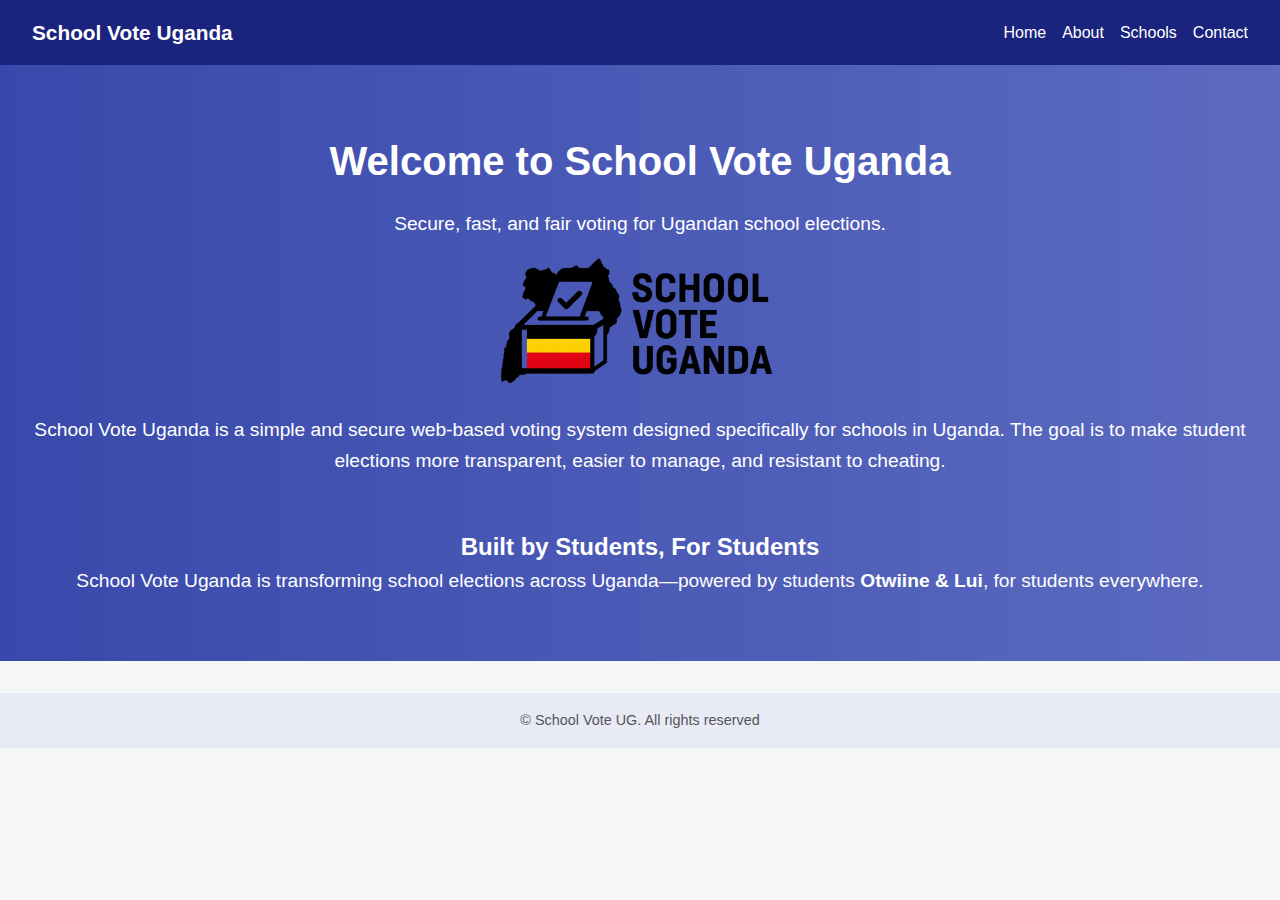
<file: index.html>
<!DOCTYPE html>
<html lang="en">
<head>
  <meta charset="UTF-8" />
  <meta name="viewport" content="width=device-width, initial-scale=1.0" />
  <meta http-equiv="X-UA-Compatible" content="ie=edge" />
  <title>School Vote Uganda</title>
  <link rel="icon" type="image/png" href="/images/icons/icon_1.png">
  <link rel="stylesheet" href="assets/styles.css" />
  <script defer src="assets/script.js"></script>
</head>
<body>
  <header>
    <nav>
      <div><a class="logo" href="index.html">School Vote Uganda</a></div>
      <ul>
        <li><a href="/index.html">Home</a></li>
        <li><a href="/about.html">About</a></li>
        <li><a href="/schools.html">Schools</a></li>
        <li><a href="/contact.html">Contact</a></li>
      </ul>
    </nav>
  </header>

  <main class="hero">
    <section>
      <h1>Welcome to School Vote Uganda</h1>
      <p>Secure, fast, and fair voting for Ugandan school elections.</p>
      <img width="500" src="/images/banners/Banner_1.png" alt="Banner" class="hero-img" />
      <p>School Vote Uganda is a simple and secure web-based voting system designed specifically for schools in Uganda. The goal is to make student elections more transparent, easier to manage, and resistant to cheating.</p>
      <br>
    </section>
    <br>
    <h2>Built by Students, For Students</h2>
  <p>
    School Vote Uganda is transforming school elections across Uganda—powered by students <strong>Otwiine & Lui</strong>, for students everywhere.
  </p>
  </main>

  <footer>
    <p>&copy; School Vote UG. All rights reserved</p>
    
  </footer>
</body>
</html>
</file>
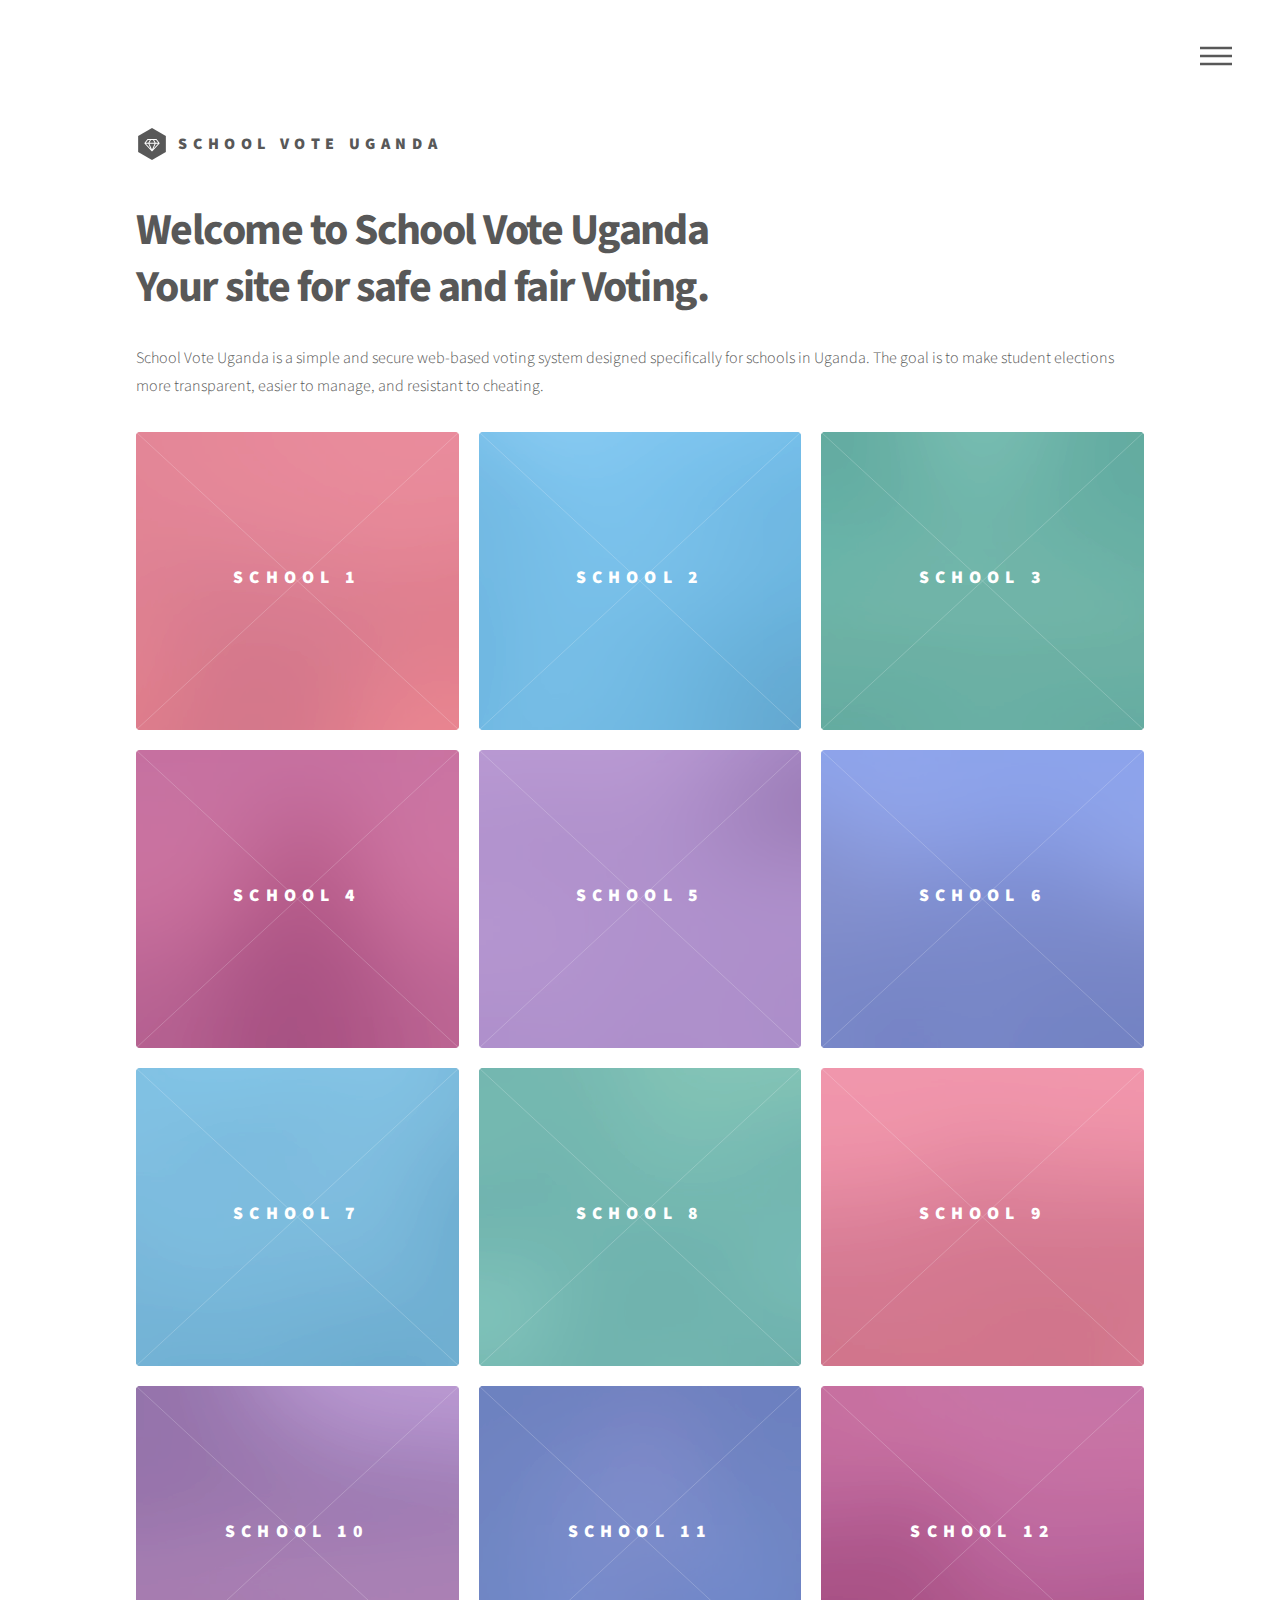
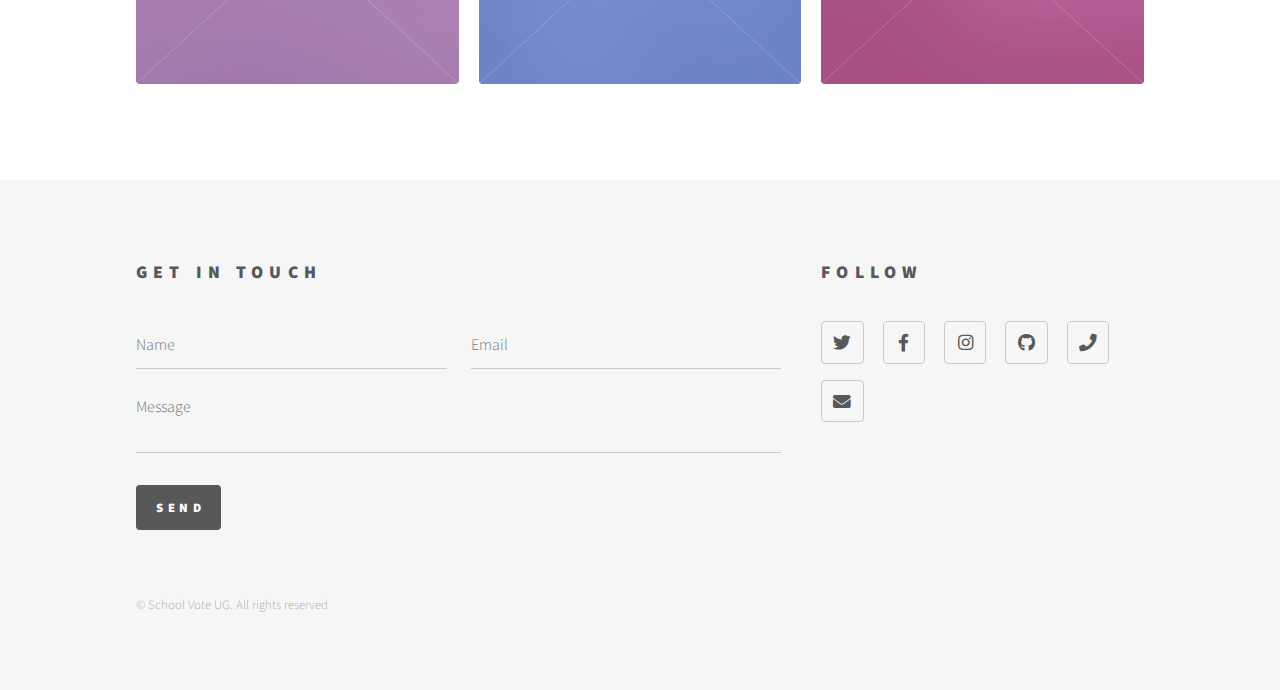
<file: SVU/index.html>
<!DOCTYPE HTML>
<html>
	<head>
		<title>School Vote Uganda</title>
		<meta charset="utf-8" />
		<meta name="viewport" content="width=device-width, initial-scale=1, user-scalable=no" />
		<link rel="stylesheet" href="assets/css/main.css" />
		<noscript><link rel="stylesheet" href="assets/css/noscript.css" /></noscript>
	</head>
	<body class="is-preload">
		<!-- Wrapper -->
			<div id="wrapper">

				<!-- Header -->
					<header id="header">
						<div class="inner">

							<!-- Logo -->
								<a href="index.html" class="logo">
									<span class="symbol"><img src="images/logo.svg" alt="" /></span><span class="title">School Vote Uganda</span>
								</a>

							<!-- Nav -->
								<nav>
									<ul>
										<li><a href="#menu">Menu</a></li>
									</ul>
								</nav>

						</div>
					</header>

				<!-- Menu -->
					<nav id="menu">
						<h2>Menu</h2>
						<ul>
							<li><a href="index.html">Home</a></li>
							<li><a href="About.html">About Us</a></li>
							<li><a href="Schools.html">Schools</a></li>
							<li><a href="Contact.html">Contact</a></li>
							<li><a href="elements.html">Elements</a></li>
						</ul>
					</nav>

				<!-- Main -->
					<div id="main">
						<div class="inner">
							<header>
								<h1>Welcome to School Vote Uganda<br />
								Your site for safe and fair Voting.</h1>
								<p>School Vote Uganda is a simple and secure web-based voting system designed specifically for schools in Uganda. The goal is to make student elections more transparent, easier to manage, and resistant to cheating.
							<section class="tiles">
								<article class="style1">
									<span class="image">
										<img src="images/pic01.jpg" alt="" />
									</span>
									<a href="SCH1.html">
										<h2>School 1</h2>
										<div class="content">
											<p>Brief description of School 1.</p>
										</div>
									</a>
								</article>
								<article class="style2">
									<span class="image">
										<img src="images/pic02.jpg" alt="" />
									</span>
									<a href="generic.html">
										<h2>School 2</h2>
										<div class="content">
											<p>Brief Description of School 2.</p>
										</div>
									</a>
								</article>
								<article class="style3">
									<span class="image">
										<img src="images/pic03.jpg" alt="" />
									</span>
									<a href="generic.html">
										<h2>School 3</h2>
										<div class="content">
											<p>Brief Description of School 3.</p>
										</div>
									</a>
								</article>
								<article class="style4">
									<span class="image">
										<img src="images/pic04.jpg" alt="" />
									</span>
									<a href="generic.html">
										<h2>School 4</h2>
										<div class="content">
											<p>Brief Description of School 4.</p>
										</div>
									</a>
								</article>
								<article class="style5">
									<span class="image">
										<img src="images/pic05.jpg" alt="" />
									</span>
									<a href="generic.html">
										<h2>School 5</h2>
										<div class="content">
											<p>Brief Description of School 5.</p>
										</div>
									</a>
								</article>
								<article class="style6">
									<span class="image">
										<img src="images/pic06.jpg" alt="" />
									</span>
									<a href="generic.html">
										<h2>School 6</h2>
										<div class="content">
											<p>Brief Description of School 6.</p>
										</div>
									</a>
								</article>
								<article class="style2">
									<span class="image">
										<img src="images/pic07.jpg" alt="" />
									</span>
									<a href="generic.html">
										<h2>School 7</h2>
										<div class="content">
											<p>Brief Description of School 7.</p>
										</div>
									</a>
								</article>
								<article class="style3">
									<span class="image">
										<img src="images/pic08.jpg" alt="" />
									</span>
									<a href="generic.html">
										<h2>School 8</h2>
										<div class="content">
											<p>Brief Description of School 8.</p>
										</div>
									</a>
								</article>
								<article class="style1">
									<span class="image">
										<img src="images/pic09.jpg" alt="" />
									</span>
									<a href="generic.html">
										<h2>School 9</h2>
										<div class="content">
											<p>Brief Description of School 9.</p>
										</div>
									</a>
								</article>
								<article class="style5">
									<span class="image">
										<img src="images/pic10.jpg" alt="" />
									</span>
									<a href="generic.html">
										<h2>School 10</h2>
										<div class="content">
											<p>Brief Description of School 10.</p>
										</div>
									</a>
								</article>
								<article class="style6">
									<span class="image">
										<img src="images/pic11.jpg" alt="" />
									</span>
									<a href="generic.html">
										<h2>School 11</h2>
										<div class="content">
											<p>Brief Description of School 11.</p>
										</div>
									</a>
								</article>
								<article class="style4">
									<span class="image">
										<img src="images/pic12.jpg" alt="" />
									</span>
									<a href="generic.html">
										<h2>School 12</h2>
										<div class="content">
											<p>Brief Description of School 12.</p>
										</div>
									</a>
								</article>
							</section>
						</div>
					</div>

				<!-- Footer -->
					<footer id="footer">
						<div class="inner">
							<section>
								<h2>Get in touch</h2>
								<form method="post" action="#">
									<div class="fields">
										<div class="field half">
											<input type="text" name="name" id="name" placeholder="Name" />
										</div>
										<div class="field half">
											<input type="email" name="email" id="email" placeholder="Email" />
										</div>
										<div class="field">
											<textarea name="message" id="message" placeholder="Message"></textarea>
										</div>
									</div>
									<ul class="actions">
										<li><input type="submit" value="Send" class="primary" /></li>
									</ul>
								</form>
							</section>
							<section>
								<h2>Follow</h2>
								<ul class="icons">
									<li><a href="#" class="icon brands style2 fa-twitter"><span class="label">Twitter</span></a></li>
									<li><a href="#" class="icon brands style2 fa-facebook-f"><span class="label">Facebook</span></a></li>
									<li><a href="#" class="icon brands style2 fa-instagram"><span class="label">Instagram</span></a></li>
									<li><a href="#" class="icon brands style2 fa-github"><span class="label">GitHub</span></a></li>
									<li><a href="#" class="icon solid style2 fa-phone"><span class="label">Phone</span></a></li>
									<li><a href="#" class="icon solid style2 fa-envelope"><span class="label">Email</span></a></li>
								</ul>
							</section>
							<ul class="copyright">
								<li>&copy; School Vote UG. All rights reserved
							</ul>
						</div>
					</footer>

			</div>

		<!-- Scripts -->
			<script src="assets/js/jquery.min.js"></script>
			<script src="assets/js/browser.min.js"></script>
			<script src="assets/js/breakpoints.min.js"></script>
			<script src="assets/js/util.js"></script>
			<script src="assets/js/main.js"></script>

	</body>
</html>
</file>
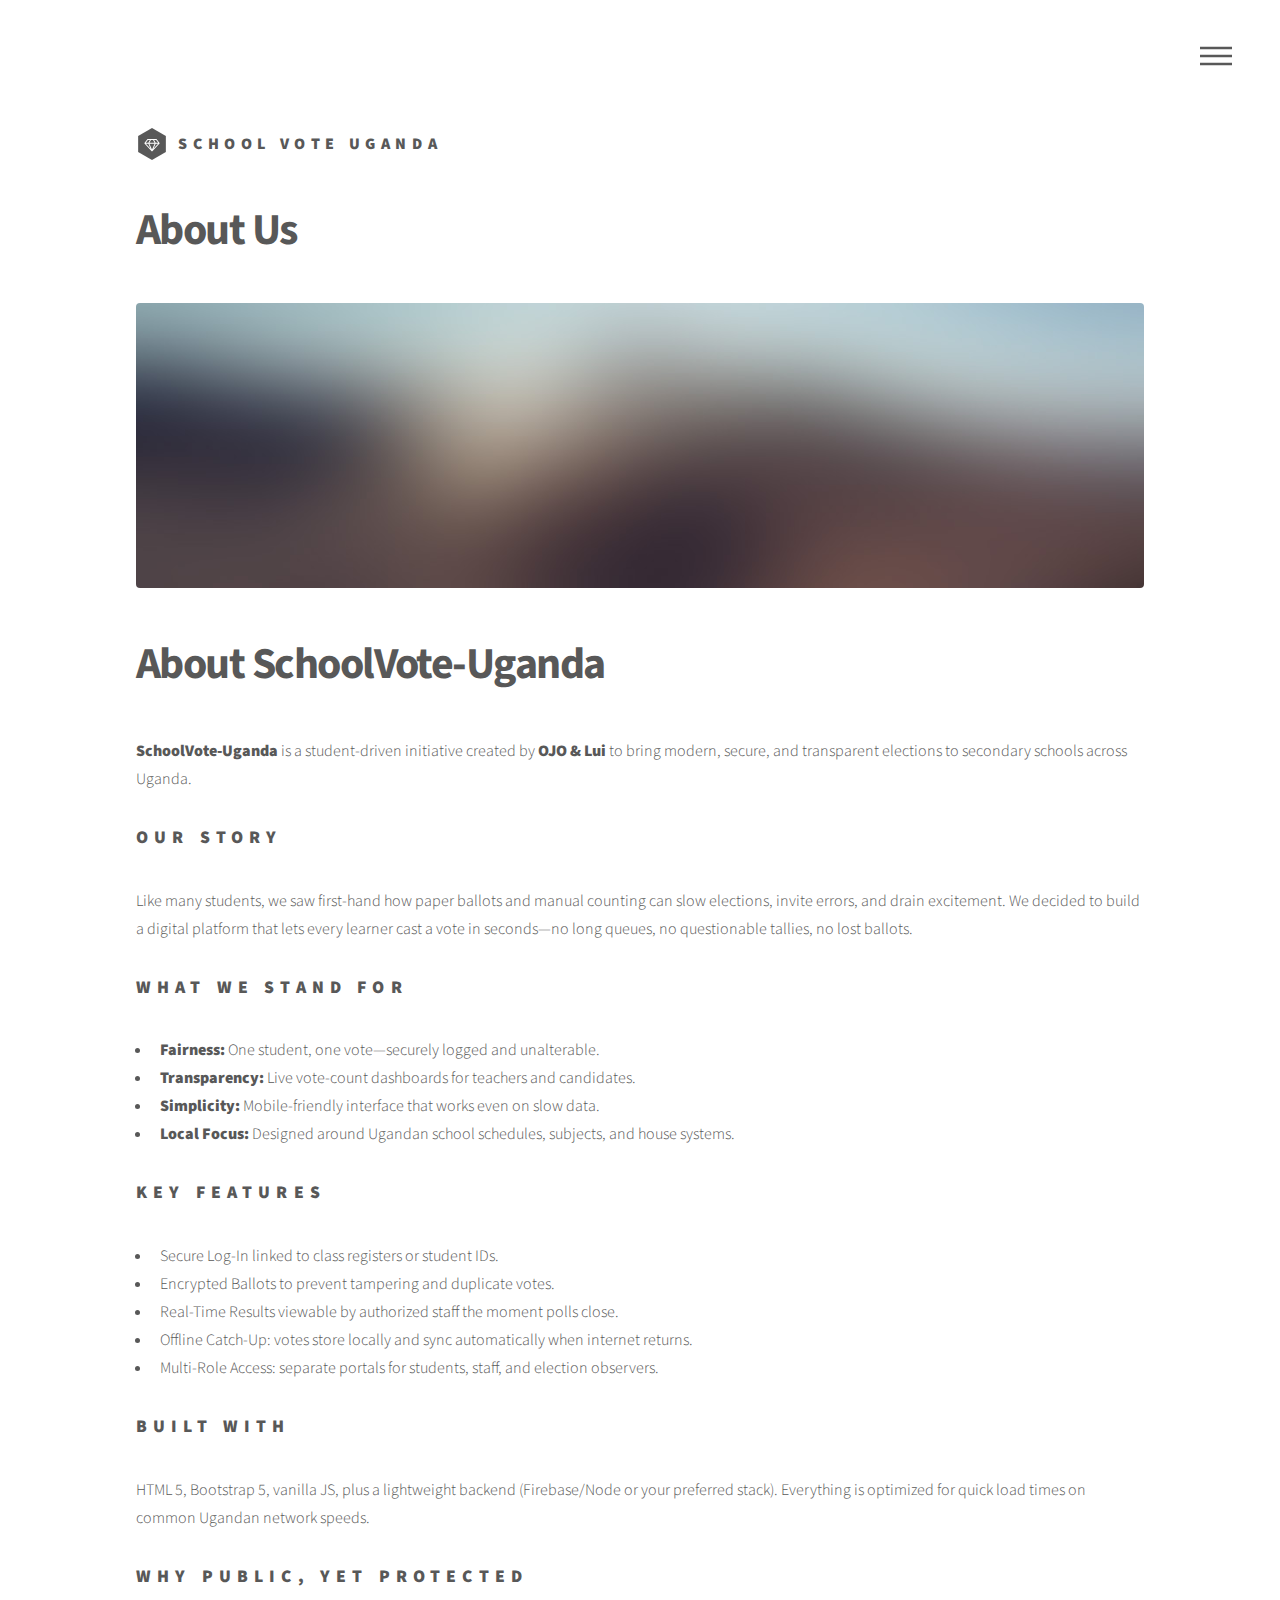
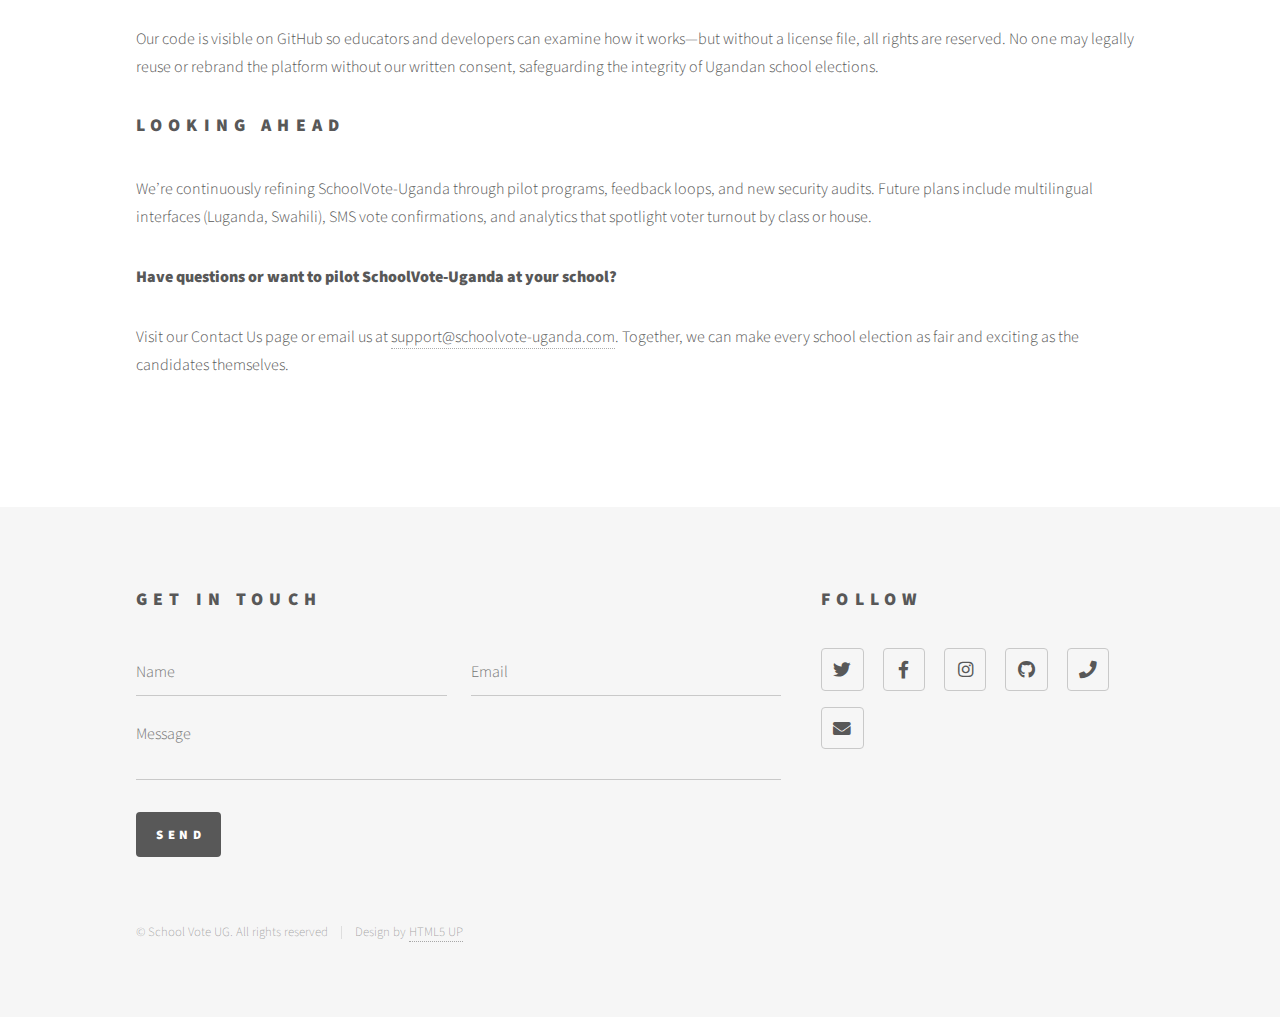
<file: About.html>
<!DOCTYPE HTML>
<html>
	<head>
		<title>About</title>
		<meta charset="utf-8" />
		<meta name="viewport" content="width=device-width, initial-scale=1, user-scalable=no" />
		<link rel="stylesheet" href="assets/css/main.css" />
		<noscript><link rel="stylesheet" href="assets/css/noscript.css" /></noscript>
	</head>
	<body class="is-preload">
		<!-- Wrapper -->
			<div id="wrapper">

				<!-- Header -->
					<header id="header">
						<div class="inner">

							<!-- Logo -->
								<a href="index.html" class="logo">
									<span class="symbol"><img src="images/logo.svg" alt="" /></span><span class="title">School Vote Uganda</span>
								</a>

							<!-- Nav -->
								<nav>
									<ul>
										<li><a href="#menu">Menu</a></li>
									</ul>
								</nav>

						</div>
					</header>

				<!-- Menu -->
					<nav id="menu">
						<h2>Menu</h2>
						<ul>
							<li><a href="index.html">Home</a></li>
							<li><a href="About.html">About Us</a></li>
							<li><a href="Schools.html">Schools</a></li>
							<li><a href="Contact.html">Contact</a></li>
							<li><a href="elements.html">Elements</a></li>
						</ul>
					</nav>

				<!-- Main -->
					<div id="main">
						<div class="inner">
							<h1>About Us</h1>
							<span class="image main"><img src="images/pic13.jpg" alt="" /></span>
							<h1>About SchoolVote-Uganda</h1>

  <p><strong>SchoolVote-Uganda</strong> is a student-driven initiative created by <strong>OJO & Lui</strong> to bring modern, secure, and transparent elections to secondary schools across Uganda.</p>

  <h2>Our Story</h2>
  <p>Like many students, we saw first-hand how paper ballots and manual counting can slow elections, invite errors, and drain excitement. We decided to build a digital platform that lets every learner cast a vote in seconds—no long queues, no questionable tallies, no lost ballots.</p>

  <h2>What We Stand For</h2>
  <ul>
    <li><strong>Fairness:</strong> One student, one vote—securely logged and unalterable.</li>
    <li><strong>Transparency:</strong> Live vote-count dashboards for teachers and candidates.</li>
    <li><strong>Simplicity:</strong> Mobile-friendly interface that works even on slow data.</li>
    <li><strong>Local Focus:</strong> Designed around Ugandan school schedules, subjects, and house systems.</li>
  </ul>

  <h2>Key Features</h2>
  <ul>
    <li>Secure Log-In linked to class registers or student IDs.</li>
    <li>Encrypted Ballots to prevent tampering and duplicate votes.</li>
    <li>Real-Time Results viewable by authorized staff the moment polls close.</li>
    <li>Offline Catch-Up: votes store locally and sync automatically when internet returns.</li>
    <li>Multi-Role Access: separate portals for students, staff, and election observers.</li>
  </ul>

  <h2>Built With</h2>
  <p>HTML 5, Bootstrap 5, vanilla JS, plus a lightweight backend (Firebase/Node or your preferred stack). Everything is optimized for quick load times on common Ugandan network speeds.</p>

  <h2>Why Public, Yet Protected</h2>
  <p>Our code is visible on GitHub so educators and developers can examine how it works—but without a license file, all rights are reserved. No one may legally reuse or rebrand the platform without our written consent, safeguarding the integrity of Ugandan school elections.</p>

  <h2>Looking Ahead</h2>
  <p>We’re continuously refining SchoolVote-Uganda through pilot programs, feedback loops, and new security audits. Future plans include multilingual interfaces (Luganda, Swahili), SMS vote confirmations, and analytics that spotlight voter turnout by class or house.</p>

  <p><strong>Have questions or want to pilot SchoolVote-Uganda at your school?</strong></p>
  <p>Visit our Contact Us page or email us at <a href="mailto:support@schoolvote-uganda.com">support@schoolvote-uganda.com</a>. Together, we can make every school election as fair and exciting as the candidates themselves.</p>

						</div>
					</div>

				<!-- Footer -->
					<footer id="footer">
						<div class="inner">
							<section>
								<h2>Get in touch</h2>
								<form method="post" action="#">
									<div class="fields">
										<div class="field half">
											<input type="text" name="name" id="name" placeholder="Name" />
										</div>
										<div class="field half">
											<input type="email" name="email" id="email" placeholder="Email" />
										</div>
										<div class="field">
											<textarea name="message" id="message" placeholder="Message"></textarea>
										</div>
									</div>
									<ul class="actions">
										<li><input type="submit" value="Send" class="primary" /></li>
									</ul>
								</form>
							</section>
							<section>
								<h2>Follow</h2>
								<ul class="icons">
									<li><a href="#" class="icon brands style2 fa-twitter"><span class="label">Twitter</span></a></li>
									<li><a href="#" class="icon brands style2 fa-facebook-f"><span class="label">Facebook</span></a></li>
									<li><a href="#" class="icon brands style2 fa-instagram"><span class="label">Instagram</span></a></li>
									<li><a href="#" class="icon brands style2 fa-github"><span class="label">GitHub</span></a></li>
									<li><a href="#" class="icon solid style2 fa-phone"><span class="label">Phone</span></a></li>
									<li><a href="#" class="icon solid style2 fa-envelope"><span class="label">Email</span></a></li>
								</ul>
							</section>
							<ul class="copyright">
								<li>&copy; School Vote UG. All rights reserved
								<li>Design by <a href="https://html5up.net">HTML5 UP</a></li>
						</div>
					</footer>

			</div>

		<!-- Scripts -->
			<script src="assets/js/jquery.min.js"></script>
			<script src="assets/js/browser.min.js"></script>
			<script src="assets/js/breakpoints.min.js"></script>
			<script src="assets/js/util.js"></script>
			<script src="assets/js/main.js"></script>

	</body>
</html>
</file>
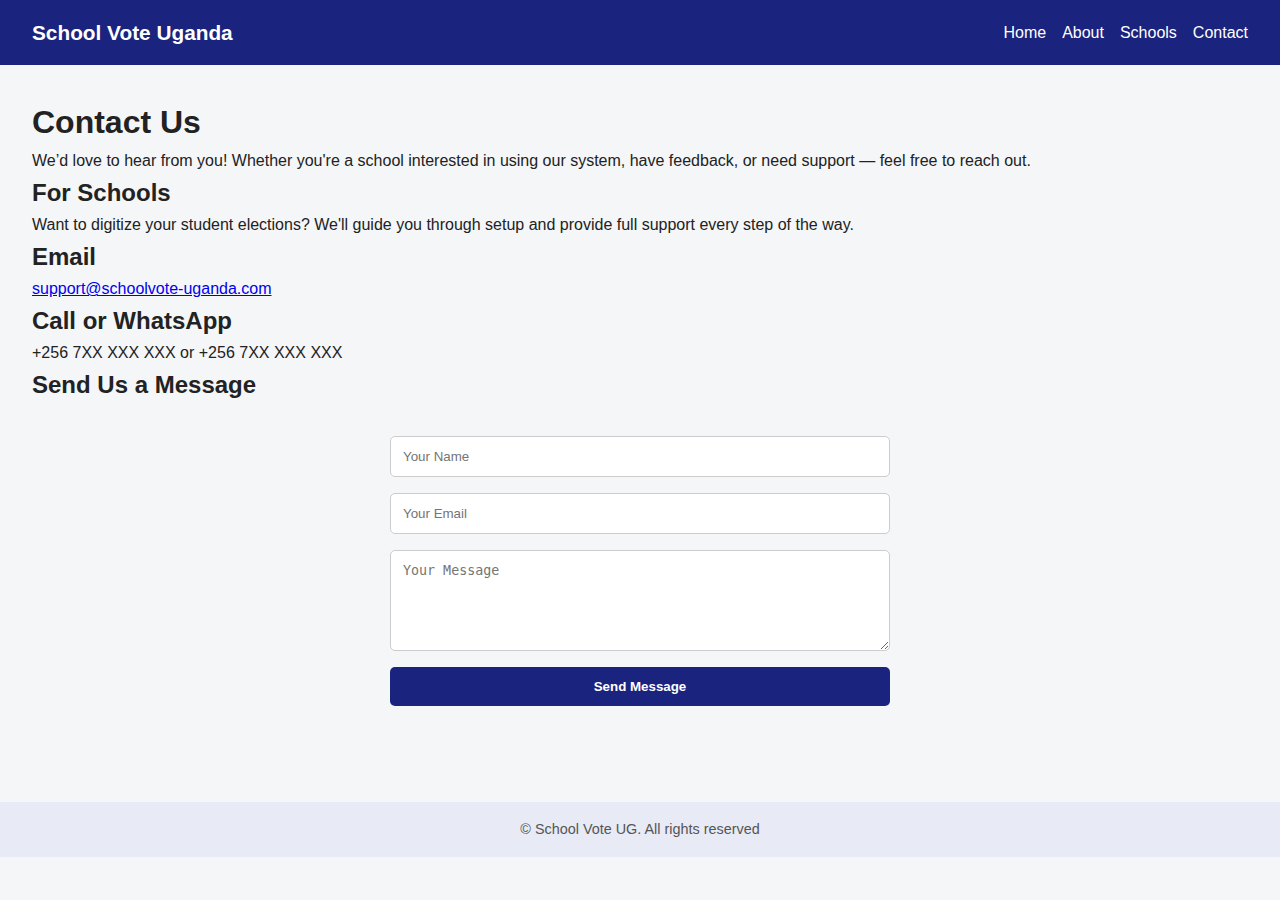
<file: contact.html>
<!DOCTYPE html>
<html lang="en">
<head>
  <meta charset="UTF-8" />
  <meta name="viewport" content="width=device-width, initial-scale=1.0" />
  <meta http-equiv="X-UA-Compatible" content="ie=edge" />
  <link rel="icon" type="image/png" href="/images/logo.png">
  <title>Contact - School Vote Uganda</title>
  <link rel="stylesheet" href="assets/styles.css" />
</head>
<body>
  <header>
    <nav>
      <div><a class="logo" href="index.html">School Vote Uganda</a></div>
      <ul>
        <li><a href="/index.html">Home</a></li>
        <li><a href="/about.html">About</a></li>
        <li><a href="/schools.html">Schools</a></li>
        <li><a href="/contact.html" class="active">Contact</a></li>
      </ul>
    </nav>
  </header>

  <main class="contact">
    <section>
      <h1>Contact Us</h1>
<p>
  We’d love to hear from you! Whether you're a school interested in using our system, have feedback, or need support — feel free to reach out.
</p>

<h2>For Schools</h2>
<p>
  Want to digitize your student elections? We'll guide you through setup and provide full support every step of the way.
</p>

<h2>Email</h2>
<p>
  <a href="mailto:support@schoolvote-uganda.com">support@schoolvote-uganda.com</a>
</p>

<h2>Call or WhatsApp</h2>
<p>
  +256 7XX XXX XXX or +256 7XX XXX XXX
</p>

<h2>Send Us a Message</h2>
<form action="#" method="post" class="contact-form">
  <input type="text" name="name" placeholder="Your Name" required />
  <input type="email" name="email" placeholder="Your Email" required />
  <textarea name="message" rows="5" placeholder="Your Message" required></textarea>
  <button type="submit">Send Message</button>
</form>

    </section>
  </main>

  <footer>
    <p>&copy; School Vote UG. All rights reserved</p>
  </footer>
</body>
</html>
</file>
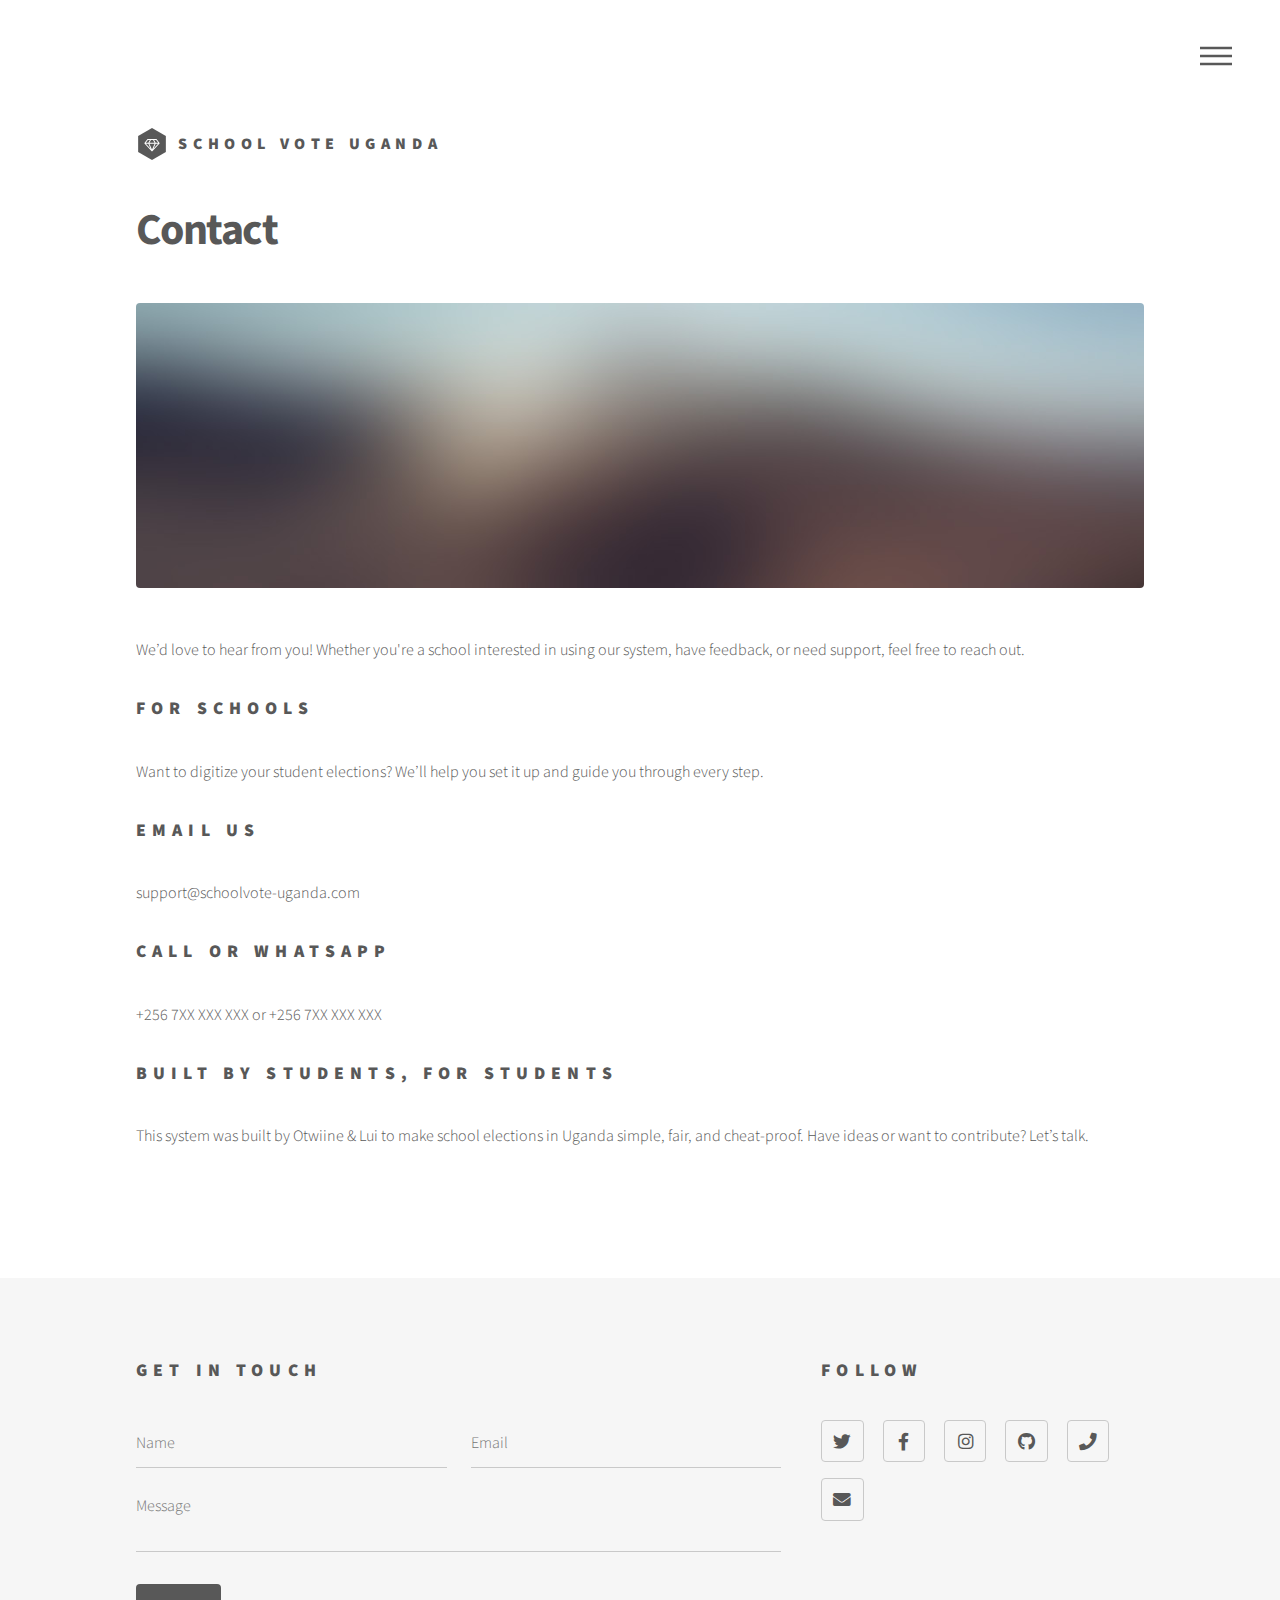
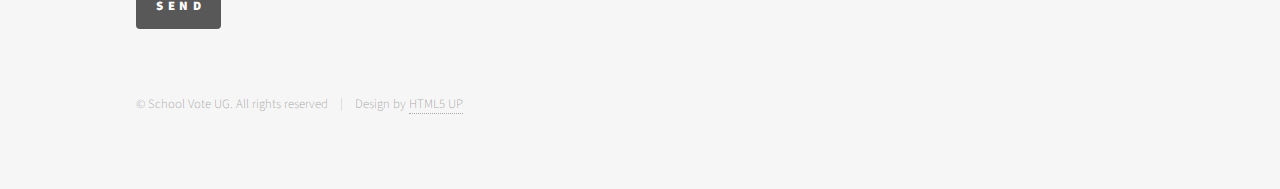
<file: Contact.html>
<!DOCTYPE HTML>
<html>
	<head>
		<title>Contact</title>
		<meta charset="utf-8" />
		<meta name="viewport" content="width=device-width, initial-scale=1, user-scalable=no" />
		<link rel="stylesheet" href="assets/css/main.css" />
		<noscript><link rel="stylesheet" href="assets/css/noscript.css" /></noscript>
	</head>
	<body class="is-preload">
		<!-- Wrapper -->
			<div id="wrapper">

				<!-- Header -->
					<header id="header">
						<div class="inner">

							<!-- Logo -->
								<a href="index.html" class="logo">
									<span class="symbol"><img src="images/logo.svg" alt="" /></span><span class="title">School Vote Uganda</span>
								</a>

							<!-- Nav -->
								<nav>
									<ul>
										<li><a href="#menu">Menu</a></li>
									</ul>
								</nav>

						</div>
					</header>

				<!-- Menu -->
					<nav id="menu">
						<h2>Menu</h2>
						<ul>
							<li><a href="index.html">Home</a></li>
							<li><a href="About.html">About Us</a></li>
							<li><a href="Schools.html">Schools</a></li>
							<li><a href="Contact.html">Contact</a></li>
							<li><a href="elements.html">Elements</a></li>
						</ul>
					</nav>

				<!-- Main -->
					<div id="main">
						<div class="inner">
							<h1>Contact</h1>
							<span class="image main"><img src="images/pic13.jpg" alt="" /></span>
                            
                            <p>
                                    We’d love to hear from you! Whether you're a school interested in using our system, have feedback, or need support, feel free to reach out.
                            </p>
                            <h2>For Schools</h2>
                            <p>
                                    Want to digitize your student elections? We’ll help you set it up and guide you through every step.
                            </p>
                            <h2>Email Us</h2>
                            <p>
                                    support@schoolvote-uganda.com
                            </p>
                            <h2>Call or WhatsApp</h2>
                            <p>+256 7XX XXX XXX or +256 7XX XXX XXX</p>
                            
                            <h2>Built by Students, For Students</h2>
                            <p>This system was built by Otwiine & Lui to make school elections in Uganda simple, fair, and cheat-proof. Have ideas or want to contribute? Let’s talk.</p>
                            
						</div>
					</div>

				<!-- Footer -->
					<footer id="footer">
						<div class="inner">
							<section>
								<h2>Get in touch</h2>
								<form method="post" action="#">
									<div class="fields">
										<div class="field half">
											<input type="text" name="name" id="name" placeholder="Name" />
										</div>
										<div class="field half">
											<input type="email" name="email" id="email" placeholder="Email" />
										</div>
										<div class="field">
											<textarea name="message" id="message" placeholder="Message"></textarea>
										</div>
									</div>
									<ul class="actions">
										<li><input type="submit" value="Send" class="primary" /></li>
									</ul>
								</form>
							</section>
							<section>
								<h2>Follow</h2>
								<ul class="icons">
									<li><a href="#" class="icon brands style2 fa-twitter"><span class="label">Twitter</span></a></li>
									<li><a href="#" class="icon brands style2 fa-facebook-f"><span class="label">Facebook</span></a></li>
									<li><a href="#" class="icon brands style2 fa-instagram"><span class="label">Instagram</span></a></li>
									<li><a href="#" class="icon brands style2 fa-github"><span class="label">GitHub</span></a></li>
									<li><a href="#" class="icon solid style2 fa-phone"><span class="label">Phone</span></a></li>
									<li><a href="#" class="icon solid style2 fa-envelope"><span class="label">Email</span></a></li>
								</ul>
							</section>
							<ul class="copyright">
								<li>&copy; School Vote UG. All rights reserved
								<li>Design by <a href="https://html5up.net">HTML5 UP</a></li>
						</div>
					</footer>

			</div>

		<!-- Scripts -->
			<script src="assets/js/jquery.min.js"></script>
			<script src="assets/js/browser.min.js"></script>
			<script src="assets/js/breakpoints.min.js"></script>
			<script src="assets/js/util.js"></script>
			<script src="assets/js/main.js"></script>

	</body>
</html>
</file>
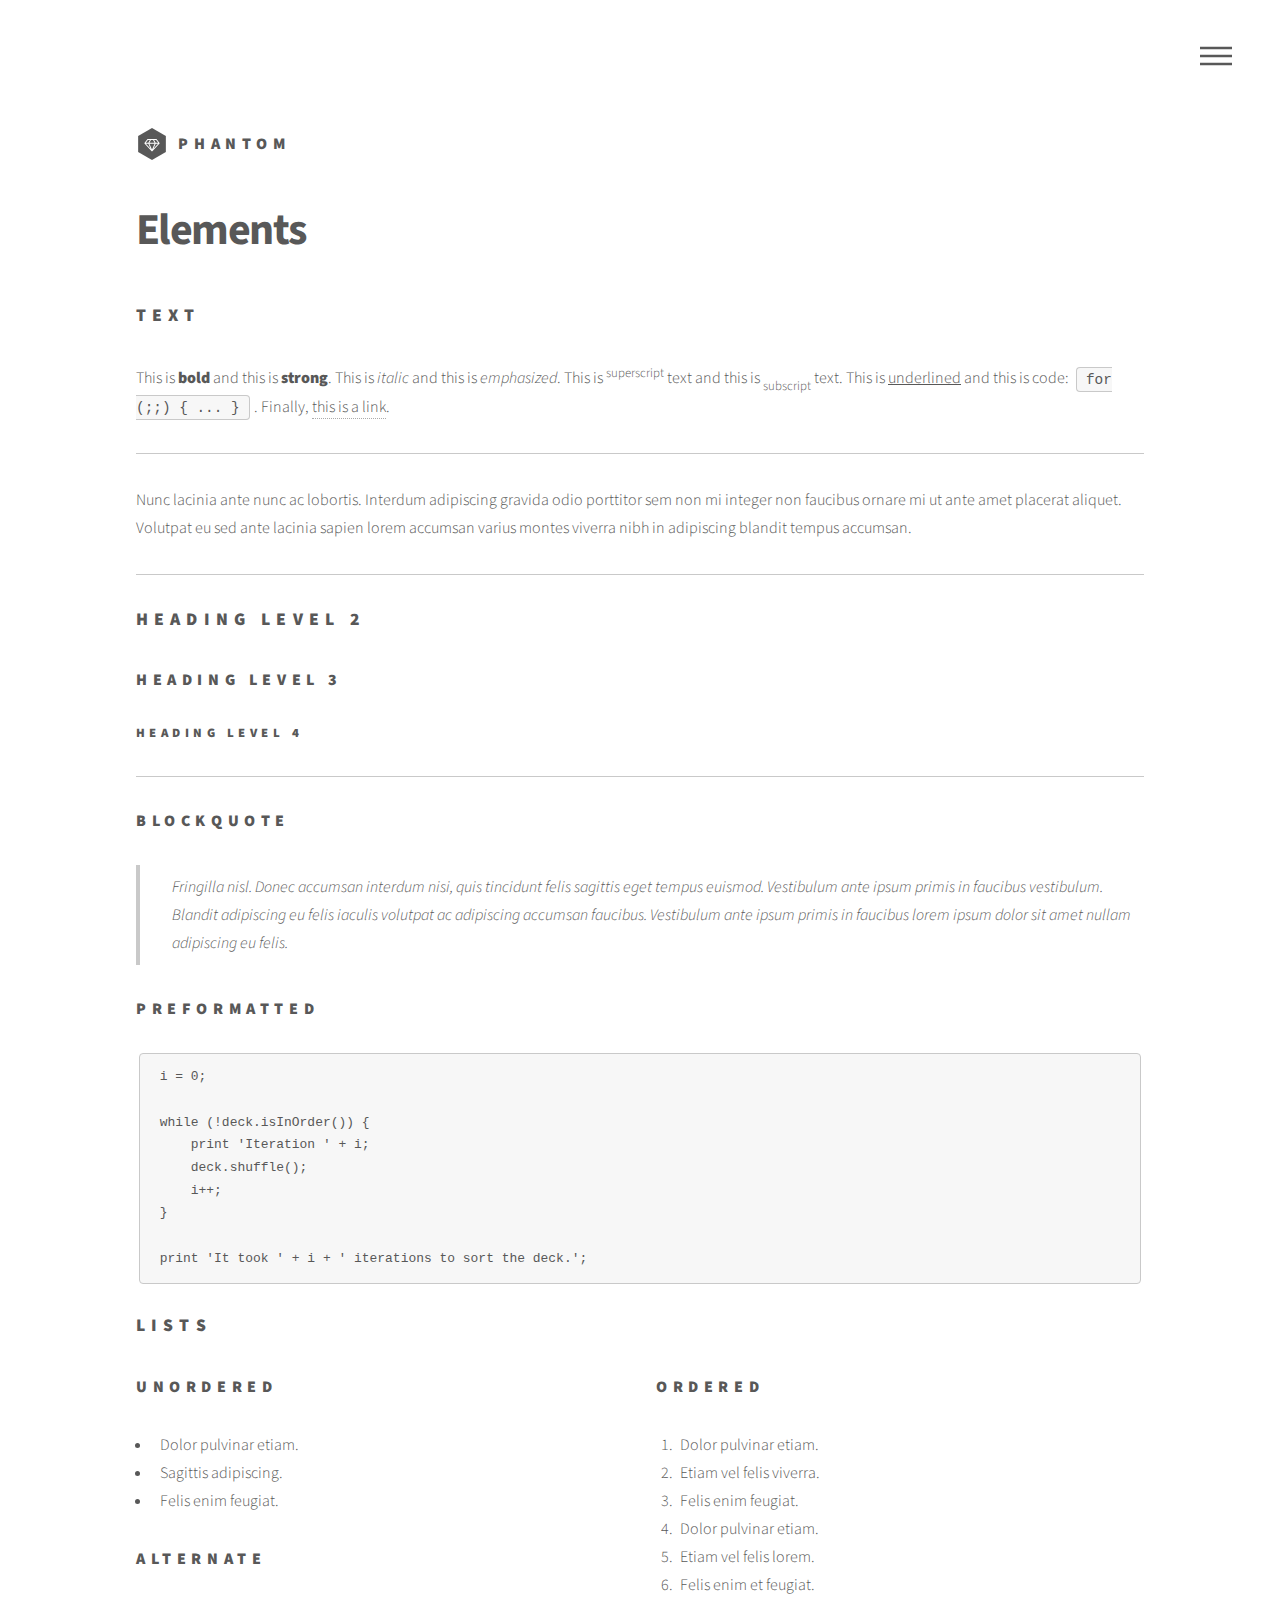
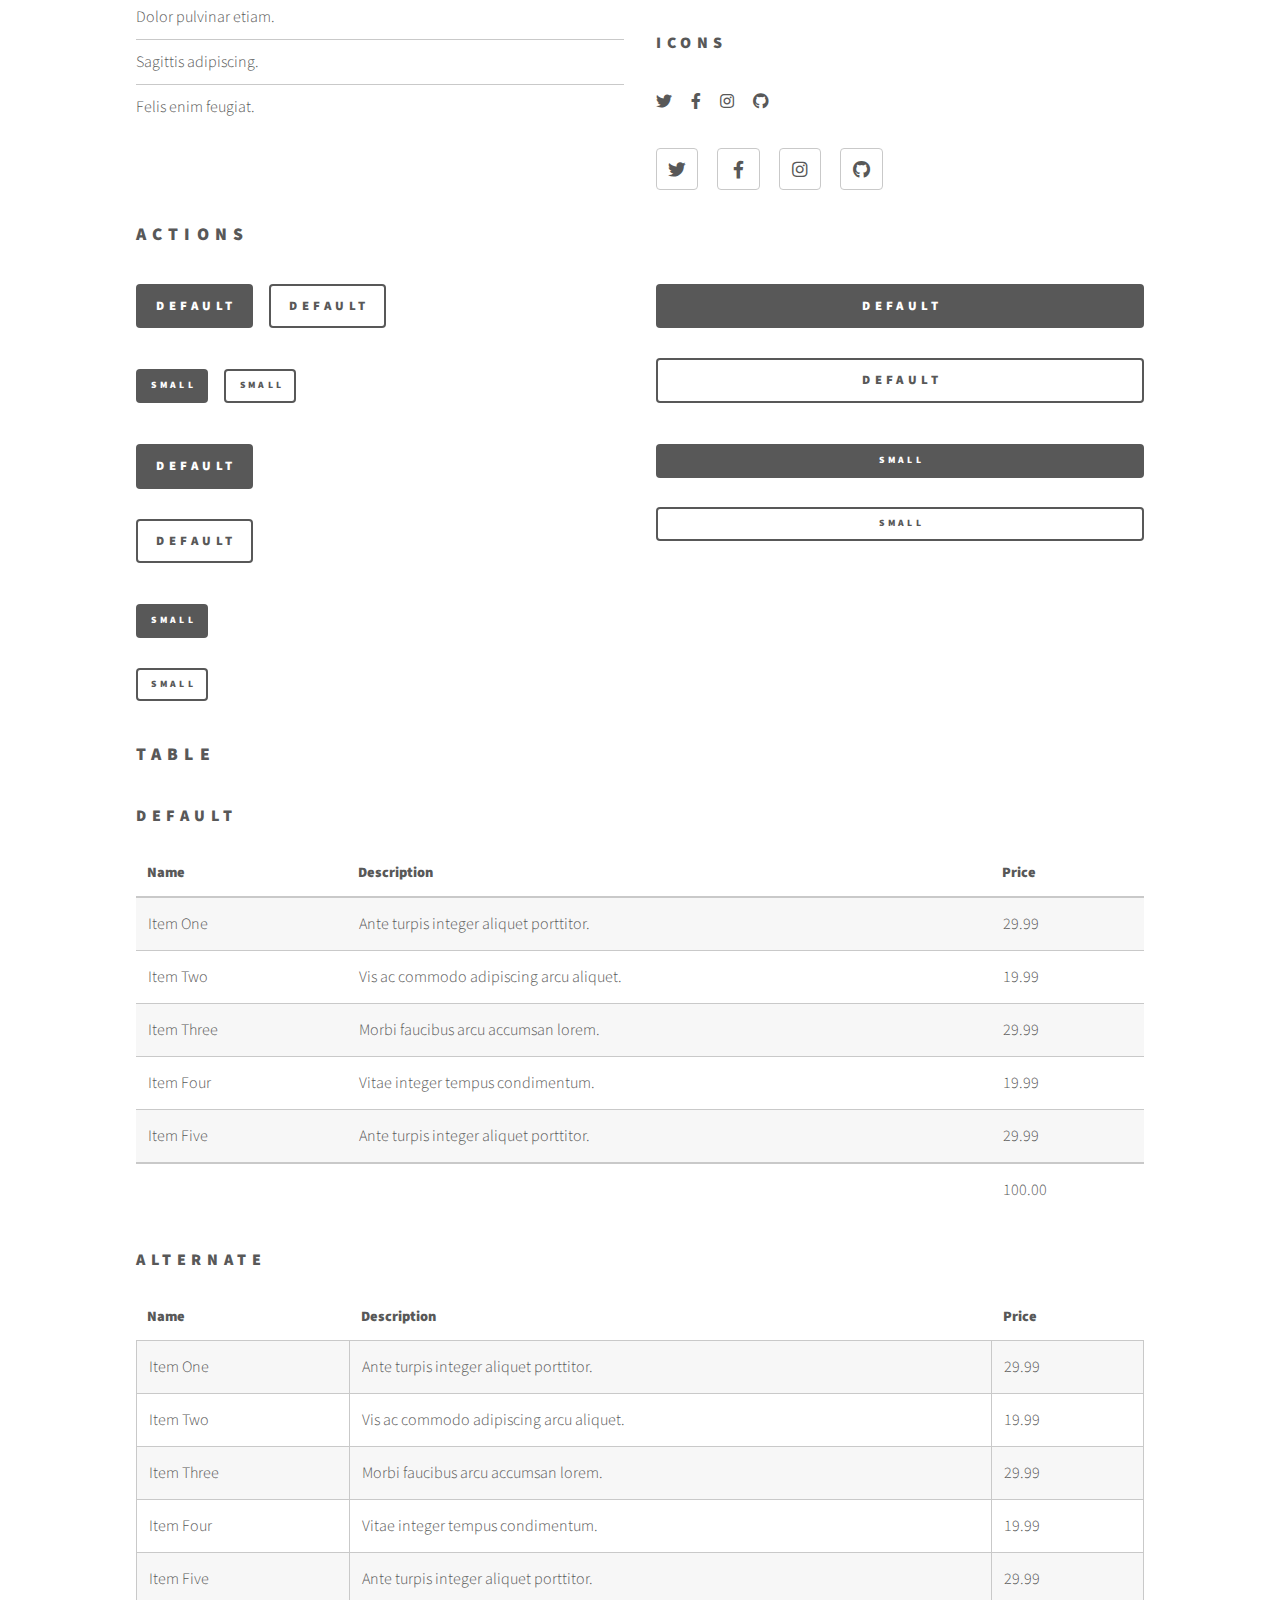
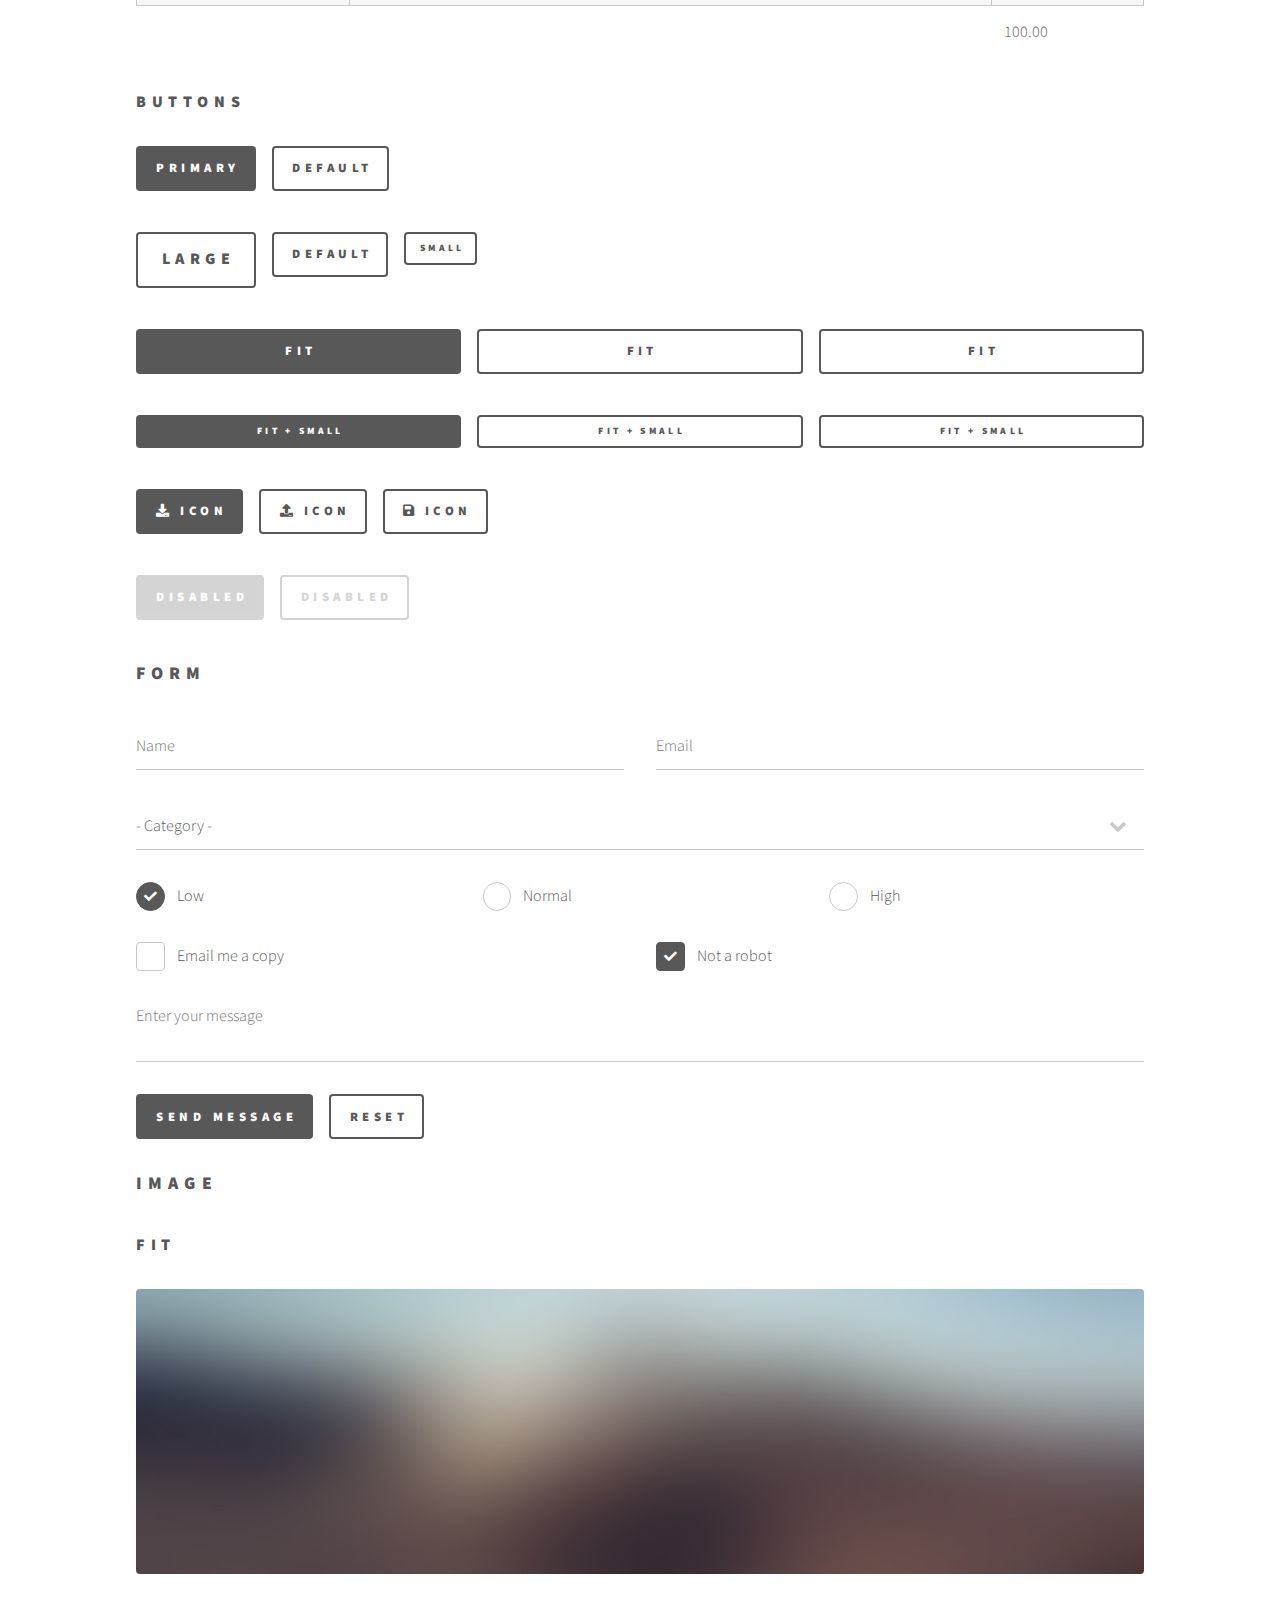
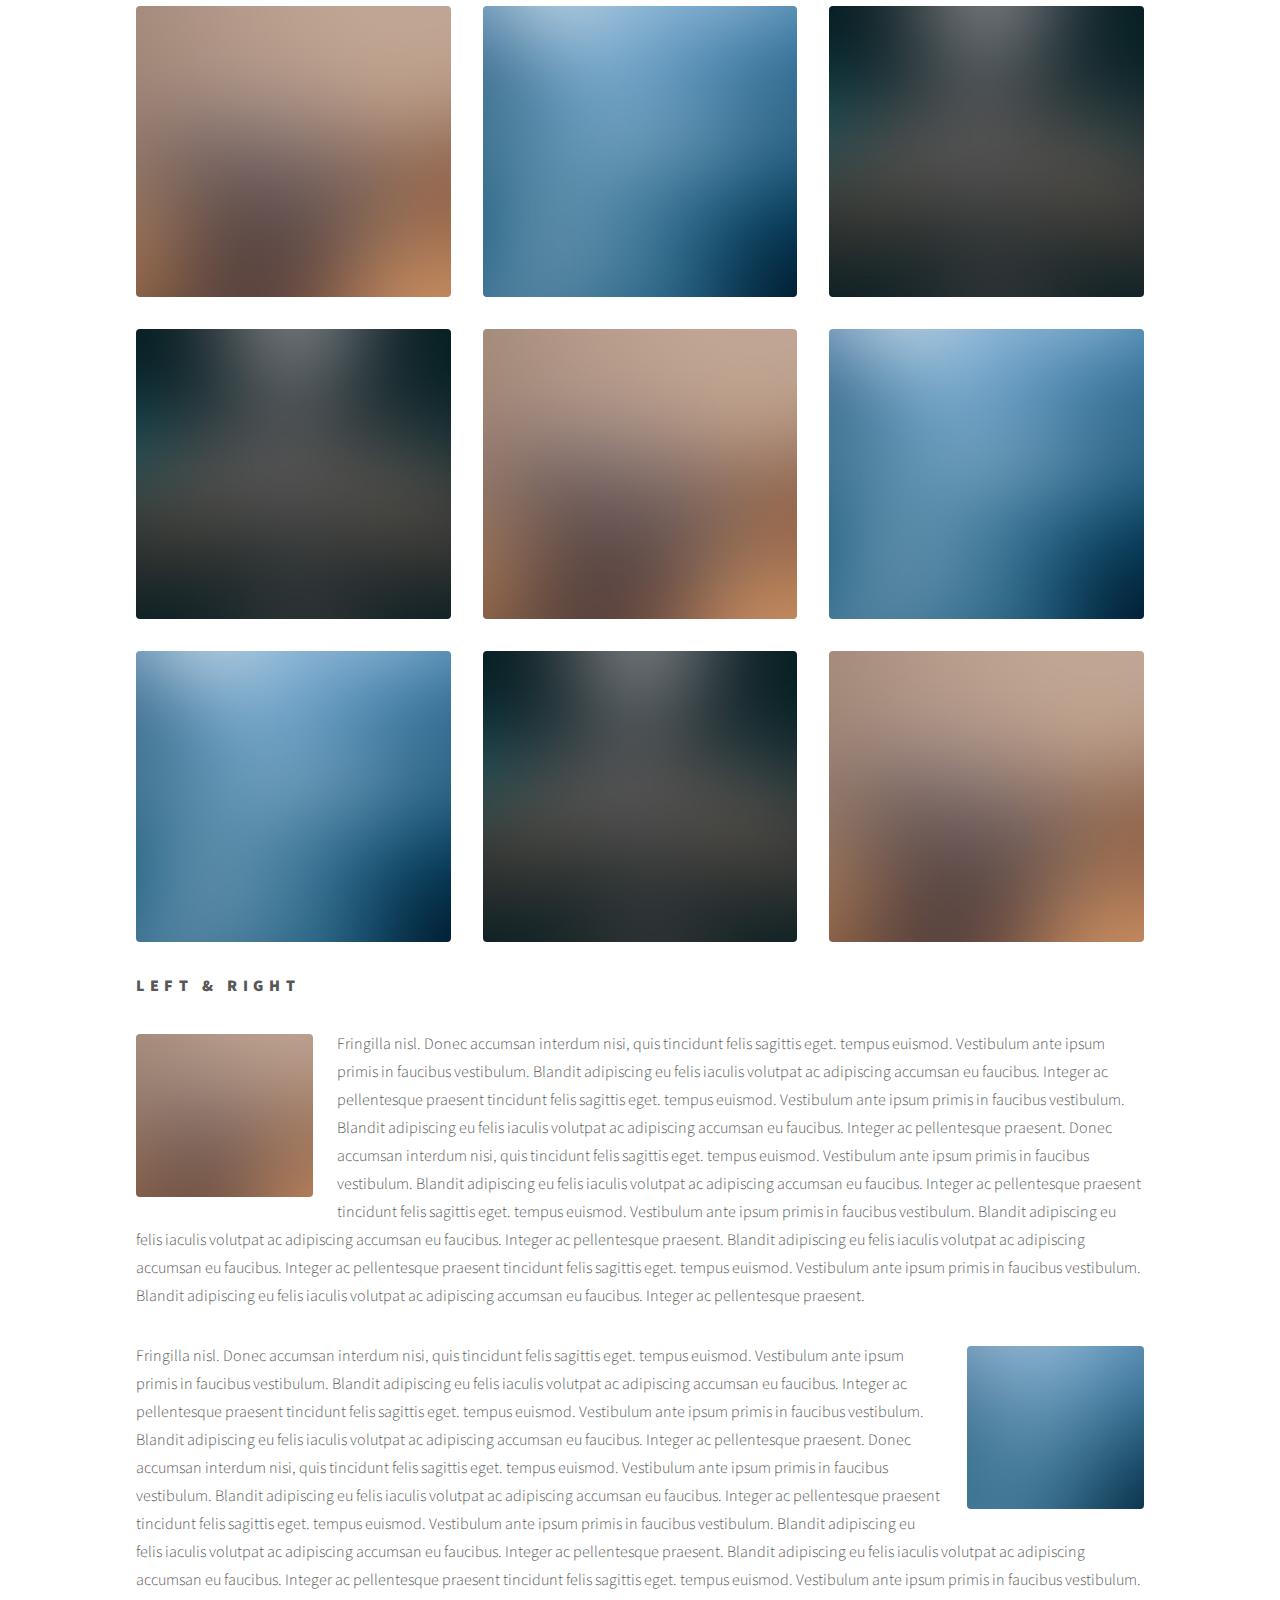
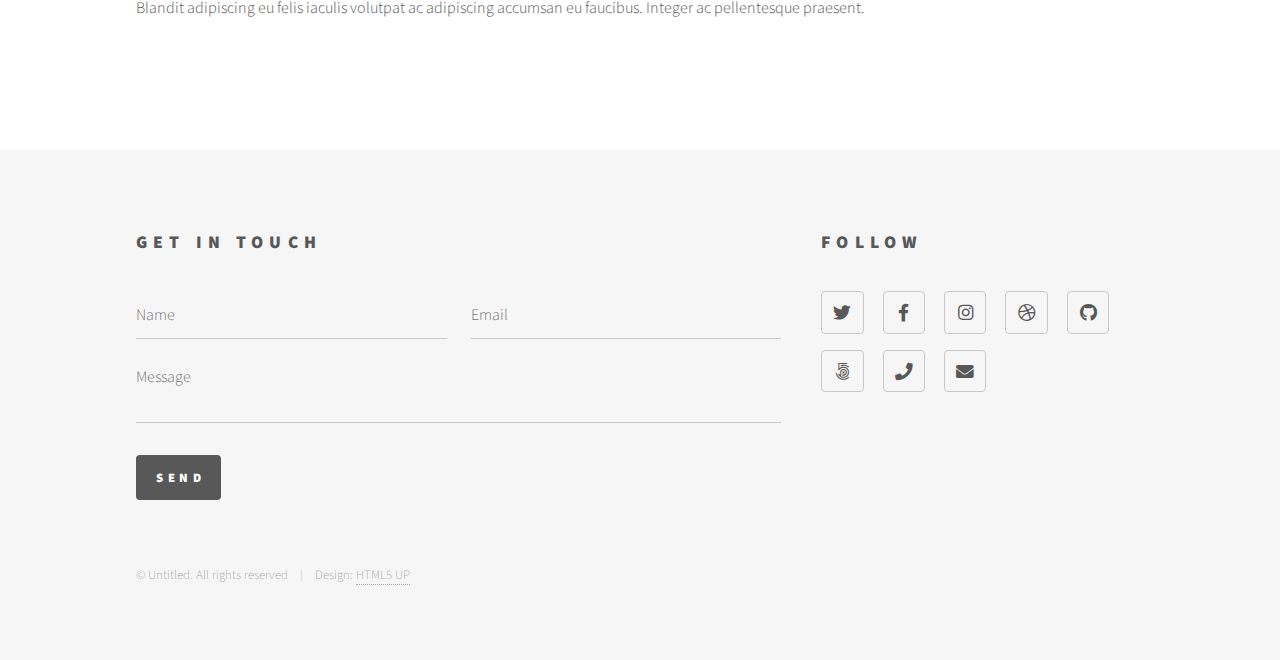
<file: elements.html>
<!DOCTYPE HTML>
<!--
	Phantom by HTML5 UP
	html5up.net | @ajlkn
	Free for personal and commercial use under the CCA 3.0 license (html5up.net/license)
-->
<html>
	<head>
		<title>Elements - Phantom by HTML5 UP</title>
		<meta charset="utf-8" />
		<meta name="viewport" content="width=device-width, initial-scale=1, user-scalable=no" />
		<link rel="stylesheet" href="assets/css/main.css" />
		<noscript><link rel="stylesheet" href="assets/css/noscript.css" /></noscript>
	</head>
	<body class="is-preload">
		<!-- Wrapper -->
			<div id="wrapper">

				<!-- Header -->
					<header id="header">
						<div class="inner">

							<!-- Logo -->
								<a href="index.html" class="logo">
									<span class="symbol"><img src="images/logo.svg" alt="" /></span><span class="title">Phantom</span>
								</a>

							<!-- Nav -->
								<nav>
									<ul>
										<li><a href="#menu">Menu</a></li>
									</ul>
								</nav>

						</div>
					</header>

				<!-- Menu -->
					<nav id="menu">
						<h2>Menu</h2>
						<ul>
							<li><a href="index.html">Home</a></li>
							<li><a href="generic.html">Ipsum veroeros</a></li>
							<li><a href="generic.html">Tempus etiam</a></li>
							<li><a href="generic.html">Consequat dolor</a></li>
							<li><a href="elements.html">Elements</a></li>
						</ul>
					</nav>

				<!-- Main -->
					<div id="main">
						<div class="inner">
							<h1>Elements</h1>

							<!-- Text -->
								<section>
									<h2>Text</h2>
									<p>This is <b>bold</b> and this is <strong>strong</strong>. This is <i>italic</i> and this is <em>emphasized</em>.
									This is <sup>superscript</sup> text and this is <sub>subscript</sub> text.
									This is <u>underlined</u> and this is code: <code>for (;;) { ... }</code>. Finally, <a href="#">this is a link</a>.</p>
									<hr />
									<p>Nunc lacinia ante nunc ac lobortis. Interdum adipiscing gravida odio porttitor sem non mi integer non faucibus ornare mi ut ante amet placerat aliquet. Volutpat eu sed ante lacinia sapien lorem accumsan varius montes viverra nibh in adipiscing blandit tempus accumsan.</p>
									<hr />
									<h2>Heading Level 2</h2>
									<h3>Heading Level 3</h3>
									<h4>Heading Level 4</h4>
									<hr />
									<h3>Blockquote</h3>
									<blockquote>Fringilla nisl. Donec accumsan interdum nisi, quis tincidunt felis sagittis eget tempus euismod. Vestibulum ante ipsum primis in faucibus vestibulum. Blandit adipiscing eu felis iaculis volutpat ac adipiscing accumsan faucibus. Vestibulum ante ipsum primis in faucibus lorem ipsum dolor sit amet nullam adipiscing eu felis.</blockquote>
									<h3>Preformatted</h3>
									<pre><code>i = 0;

while (!deck.isInOrder()) {
    print 'Iteration ' + i;
    deck.shuffle();
    i++;
}

print 'It took ' + i + ' iterations to sort the deck.';</code></pre>
								</section>

							<!-- Lists -->
								<section>
									<h2>Lists</h2>
									<div class="row">
										<div class="col-6 col-12-medium">
											<h3>Unordered</h3>
											<ul>
												<li>Dolor pulvinar etiam.</li>
												<li>Sagittis adipiscing.</li>
												<li>Felis enim feugiat.</li>
											</ul>
											<h3>Alternate</h3>
											<ul class="alt">
												<li>Dolor pulvinar etiam.</li>
												<li>Sagittis adipiscing.</li>
												<li>Felis enim feugiat.</li>
											</ul>
										</div>
										<div class="col-6 col-12-medium">
											<h3>Ordered</h3>
											<ol>
												<li>Dolor pulvinar etiam.</li>
												<li>Etiam vel felis viverra.</li>
												<li>Felis enim feugiat.</li>
												<li>Dolor pulvinar etiam.</li>
												<li>Etiam vel felis lorem.</li>
												<li>Felis enim et feugiat.</li>
											</ol>
											<h3>Icons</h3>
											<ul class="icons">
												<li><a href="#" class="icon brands style1 fa-twitter"><span class="label">Twitter</span></a></li>
												<li><a href="#" class="icon brands style1 fa-facebook-f"><span class="label">Facebook</span></a></li>
												<li><a href="#" class="icon brands style1 fa-instagram"><span class="label">Instagram</span></a></li>
												<li><a href="#" class="icon brands style1 fa-github"><span class="label">Github</span></a></li>
											</ul>
											<ul class="icons">
												<li><a href="#" class="icon brands style2 fa-twitter"><span class="label">Twitter</span></a></li>
												<li><a href="#" class="icon brands style2 fa-facebook-f"><span class="label">Facebook</span></a></li>
												<li><a href="#" class="icon brands style2 fa-instagram"><span class="label">Instagram</span></a></li>
												<li><a href="#" class="icon brands style2 fa-github"><span class="label">Github</span></a></li>
											</ul>
										</div>
									</div>
									<h2>Actions</h2>
									<div class="row">
										<div class="col-6 col-12-medium">
											<ul class="actions">
												<li><a href="#" class="button primary">Default</a></li>
												<li><a href="#" class="button">Default</a></li>
											</ul>
											<ul class="actions small">
												<li><a href="#" class="button primary small">Small</a></li>
												<li><a href="#" class="button small">Small</a></li>
											</ul>
											<ul class="actions stacked">
												<li><a href="#" class="button primary">Default</a></li>
												<li><a href="#" class="button">Default</a></li>
											</ul>
											<ul class="actions stacked">
												<li><a href="#" class="button primary small">Small</a></li>
												<li><a href="#" class="button small">Small</a></li>
											</ul>
										</div>
										<div class="col-6 col-12-medium">
											<ul class="actions stacked">
												<li><a href="#" class="button primary fit">Default</a></li>
												<li><a href="#" class="button fit">Default</a></li>
											</ul>
											<ul class="actions stacked">
												<li><a href="#" class="button primary small fit">Small</a></li>
												<li><a href="#" class="button small fit">Small</a></li>
											</ul>
										</div>
									</div>
								</section>

							<!-- Table -->
								<section>
									<h2>Table</h2>
									<h3>Default</h3>
									<div class="table-wrapper">
										<table>
											<thead>
												<tr>
													<th>Name</th>
													<th>Description</th>
													<th>Price</th>
												</tr>
											</thead>
											<tbody>
												<tr>
													<td>Item One</td>
													<td>Ante turpis integer aliquet porttitor.</td>
													<td>29.99</td>
												</tr>
												<tr>
													<td>Item Two</td>
													<td>Vis ac commodo adipiscing arcu aliquet.</td>
													<td>19.99</td>
												</tr>
												<tr>
													<td>Item Three</td>
													<td> Morbi faucibus arcu accumsan lorem.</td>
													<td>29.99</td>
												</tr>
												<tr>
													<td>Item Four</td>
													<td>Vitae integer tempus condimentum.</td>
													<td>19.99</td>
												</tr>
												<tr>
													<td>Item Five</td>
													<td>Ante turpis integer aliquet porttitor.</td>
													<td>29.99</td>
												</tr>
											</tbody>
											<tfoot>
												<tr>
													<td colspan="2"></td>
													<td>100.00</td>
												</tr>
											</tfoot>
										</table>
									</div>

									<h3>Alternate</h3>
									<div class="table-wrapper">
										<table class="alt">
											<thead>
												<tr>
													<th>Name</th>
													<th>Description</th>
													<th>Price</th>
												</tr>
											</thead>
											<tbody>
												<tr>
													<td>Item One</td>
													<td>Ante turpis integer aliquet porttitor.</td>
													<td>29.99</td>
												</tr>
												<tr>
													<td>Item Two</td>
													<td>Vis ac commodo adipiscing arcu aliquet.</td>
													<td>19.99</td>
												</tr>
												<tr>
													<td>Item Three</td>
													<td> Morbi faucibus arcu accumsan lorem.</td>
													<td>29.99</td>
												</tr>
												<tr>
													<td>Item Four</td>
													<td>Vitae integer tempus condimentum.</td>
													<td>19.99</td>
												</tr>
												<tr>
													<td>Item Five</td>
													<td>Ante turpis integer aliquet porttitor.</td>
													<td>29.99</td>
												</tr>
											</tbody>
											<tfoot>
												<tr>
													<td colspan="2"></td>
													<td>100.00</td>
												</tr>
											</tfoot>
										</table>
									</div>
								</section>

							<!-- Buttons -->
								<section>
									<h3>Buttons</h3>
									<ul class="actions">
										<li><a href="#" class="button primary">Primary</a></li>
										<li><a href="#" class="button">Default</a></li>
									</ul>
									<ul class="actions">
										<li><a href="#" class="button large">Large</a></li>
										<li><a href="#" class="button">Default</a></li>
										<li><a href="#" class="button small">Small</a></li>
									</ul>
									<ul class="actions fit">
										<li><a href="#" class="button primary fit">Fit</a></li>
										<li><a href="#" class="button fit">Fit</a></li>
										<li><a href="#" class="button fit">Fit</a></li>
									</ul>
									<ul class="actions fit small">
										<li><a href="#" class="button primary fit small">Fit + Small</a></li>
										<li><a href="#" class="button fit small">Fit + Small</a></li>
										<li><a href="#" class="button fit small">Fit + Small</a></li>
									</ul>
									<ul class="actions">
										<li><a href="#" class="button primary icon solid fa-download">Icon</a></li>
										<li><a href="#" class="button icon solid fa-upload">Icon</a></li>
										<li><a href="#" class="button icon solid fa-save">Icon</a></li>
									</ul>
									<ul class="actions">
										<li><span class="button primary disabled">Disabled</span></li>
										<li><span class="button disabled">Disabled</span></li>
									</ul>
								</section>

							<!-- Form -->
								<section>
									<h2>Form</h2>
									<form method="post" action="#">
										<div class="row gtr-uniform">
											<div class="col-6 col-12-xsmall">
												<input type="text" name="demo-name" id="demo-name" value="" placeholder="Name" />
											</div>
											<div class="col-6 col-12-xsmall">
												<input type="email" name="demo-email" id="demo-email" value="" placeholder="Email" />
											</div>
											<div class="col-12">
												<select name="demo-category" id="demo-category">
													<option value="">- Category -</option>
													<option value="1">Manufacturing</option>
													<option value="1">Shipping</option>
													<option value="1">Administration</option>
													<option value="1">Human Resources</option>
												</select>
											</div>
											<div class="col-4 col-12-small">
												<input type="radio" id="demo-priority-low" name="demo-priority" checked>
												<label for="demo-priority-low">Low</label>
											</div>
											<div class="col-4 col-12-small">
												<input type="radio" id="demo-priority-normal" name="demo-priority">
												<label for="demo-priority-normal">Normal</label>
											</div>
											<div class="col-4 col-12-small">
												<input type="radio" id="demo-priority-high" name="demo-priority">
												<label for="demo-priority-high">High</label>
											</div>
											<div class="col-6 col-12-small">
												<input type="checkbox" id="demo-copy" name="demo-copy">
												<label for="demo-copy">Email me a copy</label>
											</div>
											<div class="col-6 col-12-small">
												<input type="checkbox" id="demo-human" name="demo-human" checked>
												<label for="demo-human">Not a robot</label>
											</div>
											<div class="col-12">
												<textarea name="demo-message" id="demo-message" placeholder="Enter your message" rows="6"></textarea>
											</div>
											<div class="col-12">
												<ul class="actions">
													<li><input type="submit" value="Send Message" class="primary" /></li>
													<li><input type="reset" value="Reset" /></li>
												</ul>
											</div>
										</div>
									</form>
								</section>

							<!-- Image -->
								<section>
									<h2>Image</h2>
									<h3>Fit</h3>
									<div class="box alt">
										<div class="row gtr-uniform">
											<div class="col-12"><span class="image fit"><img src="images/pic13.jpg" alt="" /></span></div>
											<div class="col-4"><span class="image fit"><img src="images/pic01.jpg" alt="" /></span></div>
											<div class="col-4"><span class="image fit"><img src="images/pic02.jpg" alt="" /></span></div>
											<div class="col-4"><span class="image fit"><img src="images/pic03.jpg" alt="" /></span></div>
											<div class="col-4"><span class="image fit"><img src="images/pic03.jpg" alt="" /></span></div>
											<div class="col-4"><span class="image fit"><img src="images/pic01.jpg" alt="" /></span></div>
											<div class="col-4"><span class="image fit"><img src="images/pic02.jpg" alt="" /></span></div>
											<div class="col-4"><span class="image fit"><img src="images/pic02.jpg" alt="" /></span></div>
											<div class="col-4"><span class="image fit"><img src="images/pic03.jpg" alt="" /></span></div>
											<div class="col-4"><span class="image fit"><img src="images/pic01.jpg" alt="" /></span></div>
										</div>
									</div>
									<h3>Left &amp; Right</h3>
									<p><span class="image left"><img src="images/pic14.jpg" alt="" /></span>Fringilla nisl. Donec accumsan interdum nisi, quis tincidunt felis sagittis eget. tempus euismod. Vestibulum ante ipsum primis in faucibus vestibulum. Blandit adipiscing eu felis iaculis volutpat ac adipiscing accumsan eu faucibus. Integer ac pellentesque praesent tincidunt felis sagittis eget. tempus euismod. Vestibulum ante ipsum primis in faucibus vestibulum. Blandit adipiscing eu felis iaculis volutpat ac adipiscing accumsan eu faucibus. Integer ac pellentesque praesent. Donec accumsan interdum nisi, quis tincidunt felis sagittis eget. tempus euismod. Vestibulum ante ipsum primis in faucibus vestibulum. Blandit adipiscing eu felis iaculis volutpat ac adipiscing accumsan eu faucibus. Integer ac pellentesque praesent tincidunt felis sagittis eget. tempus euismod. Vestibulum ante ipsum primis in faucibus vestibulum. Blandit adipiscing eu felis iaculis volutpat ac adipiscing accumsan eu faucibus. Integer ac pellentesque praesent. Blandit adipiscing eu felis iaculis volutpat ac adipiscing accumsan eu faucibus. Integer ac pellentesque praesent tincidunt felis sagittis eget. tempus euismod. Vestibulum ante ipsum primis in faucibus vestibulum. Blandit adipiscing eu felis iaculis volutpat ac adipiscing accumsan eu faucibus. Integer ac pellentesque praesent.</p>
									<p><span class="image right"><img src="images/pic15.jpg" alt="" /></span>Fringilla nisl. Donec accumsan interdum nisi, quis tincidunt felis sagittis eget. tempus euismod. Vestibulum ante ipsum primis in faucibus vestibulum. Blandit adipiscing eu felis iaculis volutpat ac adipiscing accumsan eu faucibus. Integer ac pellentesque praesent tincidunt felis sagittis eget. tempus euismod. Vestibulum ante ipsum primis in faucibus vestibulum. Blandit adipiscing eu felis iaculis volutpat ac adipiscing accumsan eu faucibus. Integer ac pellentesque praesent. Donec accumsan interdum nisi, quis tincidunt felis sagittis eget. tempus euismod. Vestibulum ante ipsum primis in faucibus vestibulum. Blandit adipiscing eu felis iaculis volutpat ac adipiscing accumsan eu faucibus. Integer ac pellentesque praesent tincidunt felis sagittis eget. tempus euismod. Vestibulum ante ipsum primis in faucibus vestibulum. Blandit adipiscing eu felis iaculis volutpat ac adipiscing accumsan eu faucibus. Integer ac pellentesque praesent. Blandit adipiscing eu felis iaculis volutpat ac adipiscing accumsan eu faucibus. Integer ac pellentesque praesent tincidunt felis sagittis eget. tempus euismod. Vestibulum ante ipsum primis in faucibus vestibulum. Blandit adipiscing eu felis iaculis volutpat ac adipiscing accumsan eu faucibus. Integer ac pellentesque praesent.</p>
								</section>

						</div>
					</div>

				<!-- Footer -->
					<footer id="footer">
						<div class="inner">
							<section>
								<h2>Get in touch</h2>
								<form method="post" action="#">
									<div class="fields">
										<div class="field half">
											<input type="text" name="name" id="name" placeholder="Name" />
										</div>
										<div class="field half">
											<input type="email" name="email" id="email" placeholder="Email" />
										</div>
										<div class="field">
											<textarea name="message" id="message" placeholder="Message"></textarea>
										</div>
									</div>
									<ul class="actions">
										<li><input type="submit" value="Send" class="primary" /></li>
									</ul>
								</form>
							</section>
							<section>
								<h2>Follow</h2>
								<ul class="icons">
									<li><a href="#" class="icon brands style2 fa-twitter"><span class="label">Twitter</span></a></li>
									<li><a href="#" class="icon brands style2 fa-facebook-f"><span class="label">Facebook</span></a></li>
									<li><a href="#" class="icon brands style2 fa-instagram"><span class="label">Instagram</span></a></li>
									<li><a href="#" class="icon brands style2 fa-dribbble"><span class="label">Dribbble</span></a></li>
									<li><a href="#" class="icon brands style2 fa-github"><span class="label">GitHub</span></a></li>
									<li><a href="#" class="icon brands style2 fa-500px"><span class="label">500px</span></a></li>
									<li><a href="#" class="icon solid style2 fa-phone"><span class="label">Phone</span></a></li>
									<li><a href="#" class="icon solid style2 fa-envelope"><span class="label">Email</span></a></li>
								</ul>
							</section>
							<ul class="copyright">
								<li>&copy; Untitled. All rights reserved</li><li>Design: <a href="http://html5up.net">HTML5 UP</a></li>
							</ul>
						</div>
					</footer>

			</div>

		<!-- Scripts -->
			<script src="assets/js/jquery.min.js"></script>
			<script src="assets/js/browser.min.js"></script>
			<script src="assets/js/breakpoints.min.js"></script>
			<script src="assets/js/util.js"></script>
			<script src="assets/js/main.js"></script>

	</body>
</html>
</file>
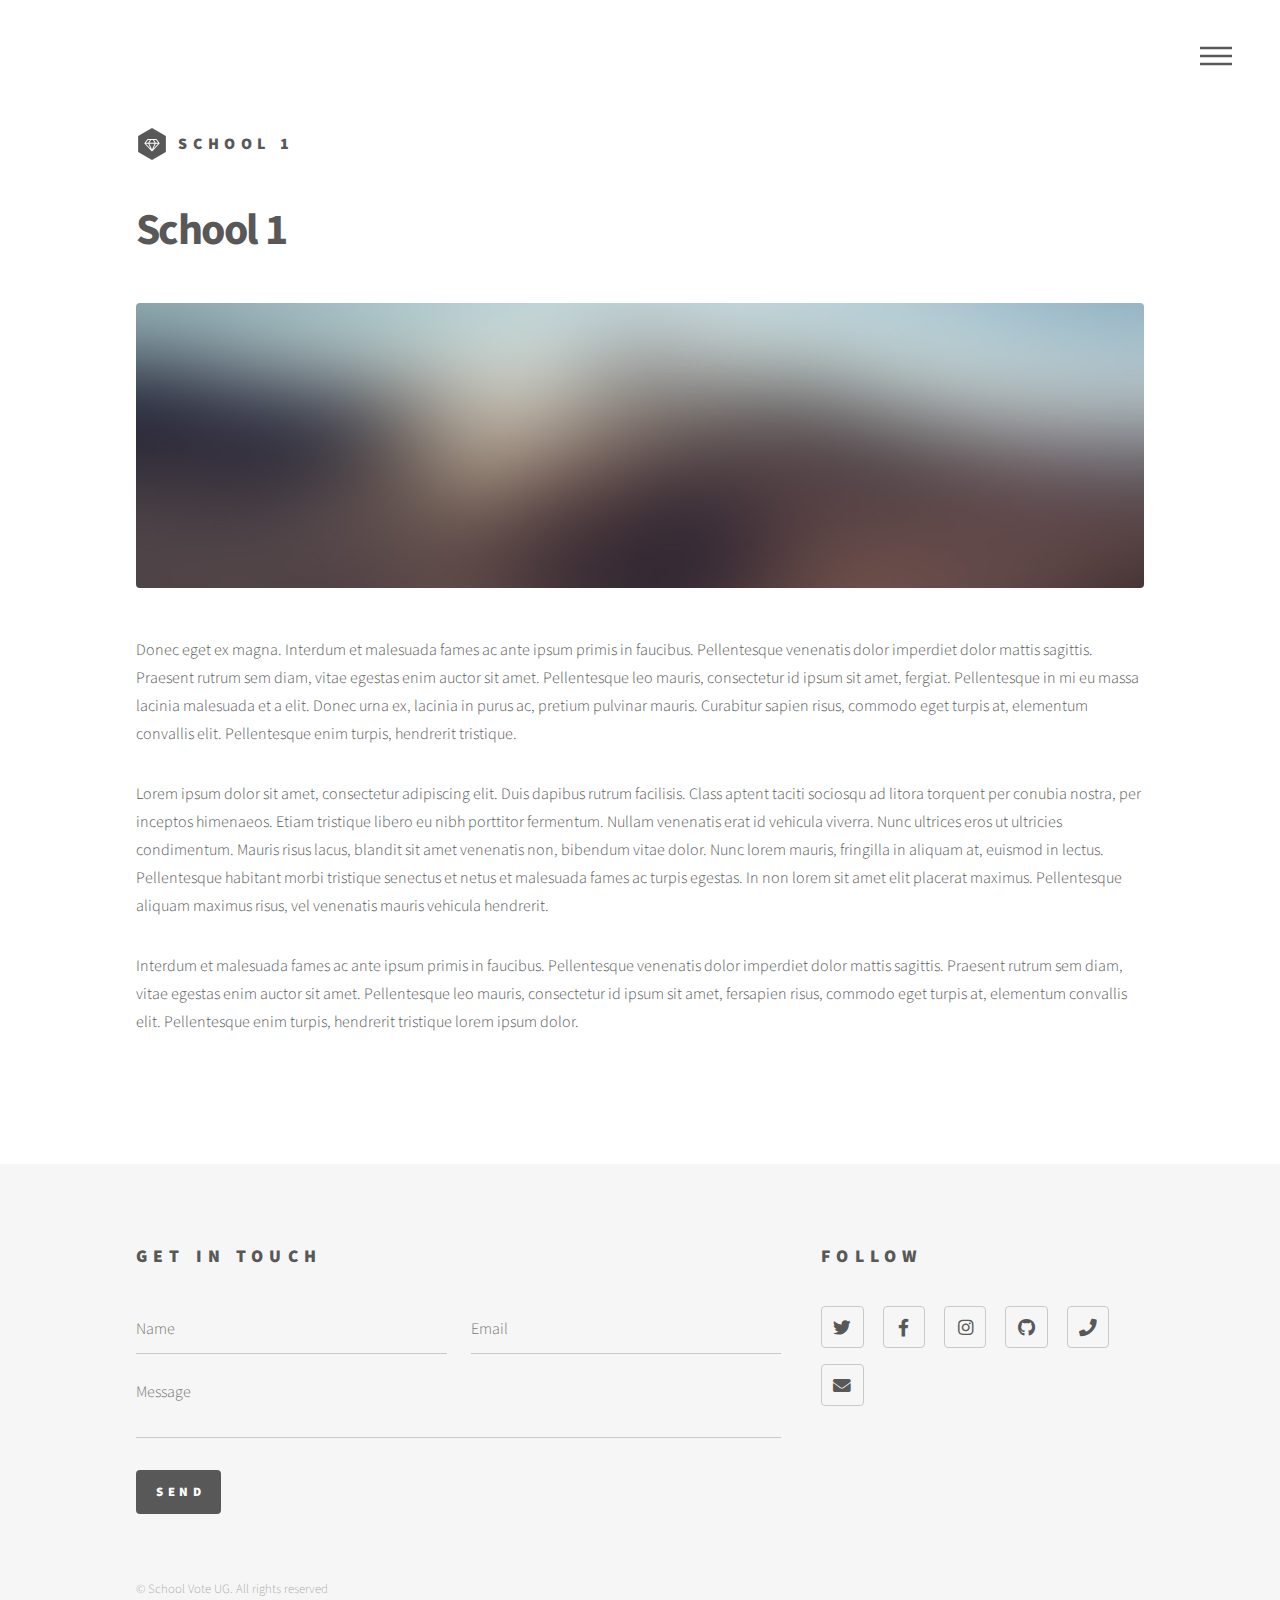
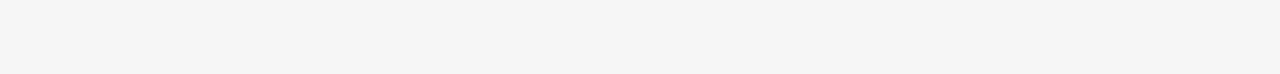
<file: SCH1.html>
<!DOCTYPE HTML>
<html>
	<head>
		<title>School 1</title>
		<meta charset="utf-8" />
		<meta name="viewport" content="width=device-width, initial-scale=1, user-scalable=no" />
		<link rel="stylesheet" href="assets/css/main.css" />
		<noscript><link rel="stylesheet" href="assets/css/noscript.css" /></noscript>
	</head>
	<body class="is-preload">
		<!-- Wrapper -->
			<div id="wrapper">

				<!-- Header -->
					<header id="header">
						<div class="inner">

							<!-- Logo -->
								<a href="index.html" class="logo">
									<span class="symbol"><img src="images/logo.svg" alt="" /></span><span class="title">School 1</span>
								</a>

							<!-- Nav -->
								<nav>
									<ul>
										<li><a href="#menu">Menu</a></li>
									</ul>
								</nav>

						</div>
					</header>

				<!-- Menu -->
					<nav id="menu">
						<h2>Menu</h2>
						<ul>
							<li><a href="index.html">Home</a></li>
							<li><a href="About.html">About Us</a></li>
							<li><a href="Schools.html">Schools</a></li>
							<li><a href="Contact.html">Contact</a></li>
							<li><a href="elements.html">Elements</a></li>
						</ul>
					</nav>

				<!-- Main -->
					<div id="main">
						<div class="inner">
							<h1>School 1</h1>
							<span class="image main"><img src="images/pic13.jpg" alt="" /></span>
							<p>Donec eget ex magna. Interdum et malesuada fames ac ante ipsum primis in faucibus. Pellentesque venenatis dolor imperdiet dolor mattis sagittis. Praesent rutrum sem diam, vitae egestas enim auctor sit amet. Pellentesque leo mauris, consectetur id ipsum sit amet, fergiat. Pellentesque in mi eu massa lacinia malesuada et a elit. Donec urna ex, lacinia in purus ac, pretium pulvinar mauris. Curabitur sapien risus, commodo eget turpis at, elementum convallis elit. Pellentesque enim turpis, hendrerit tristique.</p>
							<p>Lorem ipsum dolor sit amet, consectetur adipiscing elit. Duis dapibus rutrum facilisis. Class aptent taciti sociosqu ad litora torquent per conubia nostra, per inceptos himenaeos. Etiam tristique libero eu nibh porttitor fermentum. Nullam venenatis erat id vehicula viverra. Nunc ultrices eros ut ultricies condimentum. Mauris risus lacus, blandit sit amet venenatis non, bibendum vitae dolor. Nunc lorem mauris, fringilla in aliquam at, euismod in lectus. Pellentesque habitant morbi tristique senectus et netus et malesuada fames ac turpis egestas. In non lorem sit amet elit placerat maximus. Pellentesque aliquam maximus risus, vel venenatis mauris vehicula hendrerit.</p>
							<p>Interdum et malesuada fames ac ante ipsum primis in faucibus. Pellentesque venenatis dolor imperdiet dolor mattis sagittis. Praesent rutrum sem diam, vitae egestas enim auctor sit amet. Pellentesque leo mauris, consectetur id ipsum sit amet, fersapien risus, commodo eget turpis at, elementum convallis elit. Pellentesque enim turpis, hendrerit tristique lorem ipsum dolor.</p>
						</div>
					</div>

				<!-- Footer -->
					<footer id="footer">
						<div class="inner">
							<section>
								<h2>Get in touch</h2>
								<form method="post" action="#">
									<div class="fields">
										<div class="field half">
											<input type="text" name="name" id="name" placeholder="Name" />
										</div>
										<div class="field half">
											<input type="email" name="email" id="email" placeholder="Email" />
										</div>
										<div class="field">
											<textarea name="message" id="message" placeholder="Message"></textarea>
										</div>
									</div>
									<ul class="actions">
										<li><input type="submit" value="Send" class="primary" /></li>
									</ul>
								</form>
							</section>
							<section>
								<h2>Follow</h2>
								<ul class="icons">
									<li><a href="#" class="icon brands style2 fa-twitter"><span class="label">Twitter</span></a></li>
									<li><a href="#" class="icon brands style2 fa-facebook-f"><span class="label">Facebook</span></a></li>
									<li><a href="#" class="icon brands style2 fa-instagram"><span class="label">Instagram</span></a></li>
									<li><a href="#" class="icon brands style2 fa-github"><span class="label">GitHub</span></a></li>
									<li><a href="#" class="icon solid style2 fa-phone"><span class="label">Phone</span></a></li>
									<li><a href="#" class="icon solid style2 fa-envelope"><span class="label">Email</span></a></li>
								</ul>
							</section>
							<ul class="copyright">
								<li>&copy; School Vote UG. All rights reserved
						</div>
					</footer>

			</div>

		<!-- Scripts -->
			<script src="assets/js/jquery.min.js"></script>
			<script src="assets/js/browser.min.js"></script>
			<script src="assets/js/breakpoints.min.js"></script>
			<script src="assets/js/util.js"></script>
			<script src="assets/js/main.js"></script>

	</body>
</html>
</file>
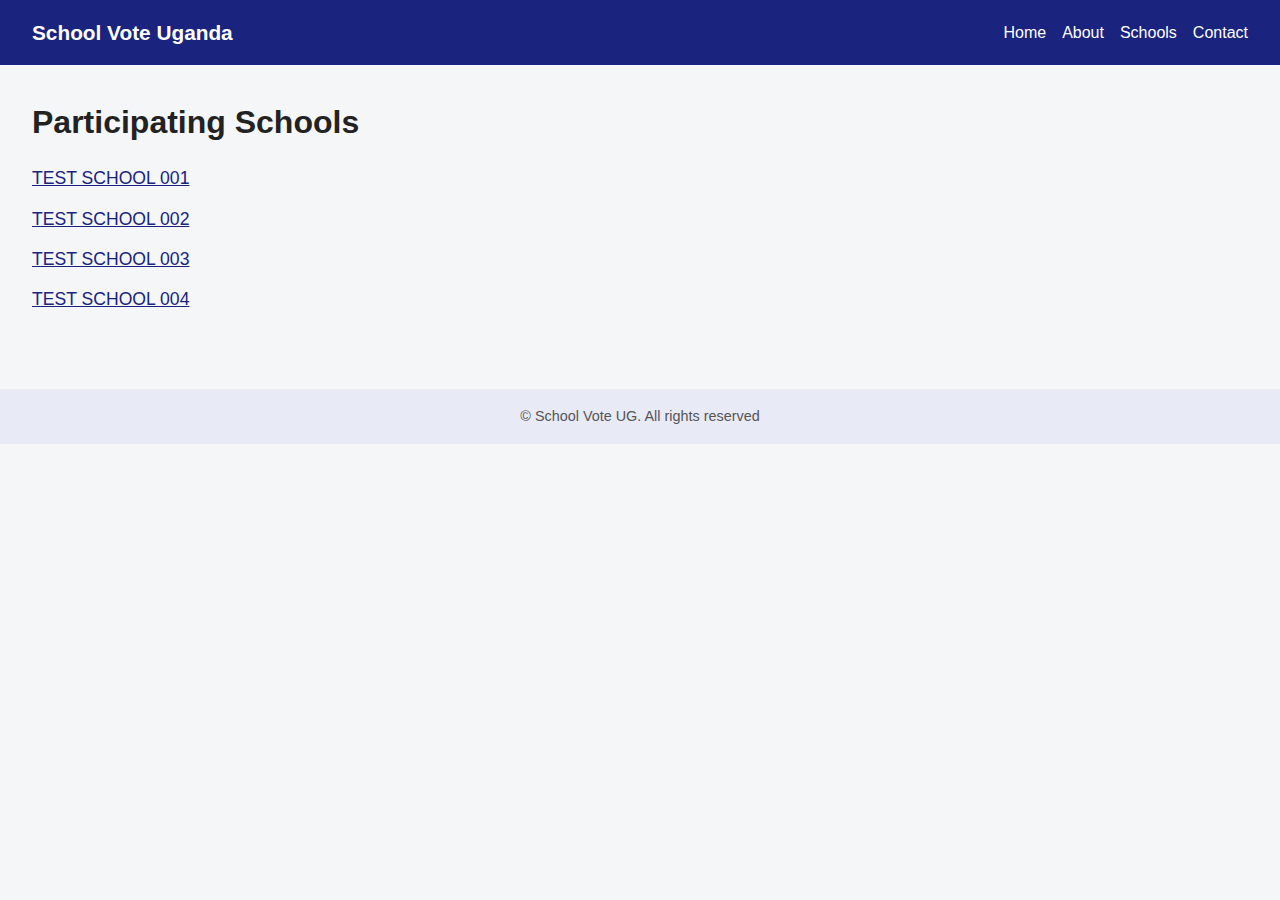
<file: schools.html>
<!DOCTYPE html>
<html lang="en">
<head>
  <meta charset="UTF-8" />
  <meta name="viewport" content="width=device-width, initial-scale=1.0" />
  <meta http-equiv="X-UA-Compatible" content="ie=edge" />
  <link rel="icon" type="image/png" href="/images/logo.png">
  <title>Schools - School Vote Uganda</title>
  <link rel="stylesheet" href="assets/styles.css" />
</head>
<body>
  <header>
    <nav>
      <div><a class="logo" href="index.html">School Vote Uganda</a></div>
      <ul>
        <li><a href="index.html">Home</a></li>
        <li><a href="about.html">About</a></li>
        <li><a href="schools.html" class="active">Schools</a></li>
        <li><a href="contact.html">Contact</a></li>
      </ul>
    </nav>
  </header>

  <main class="schools">
    <section>
      <h1>Participating Schools</h1>
      <ul class="school-list">
        <li><a href="/schools/school1.html">TEST SCHOOL 001</a></li>
        <li><a href="/schools/school2.html">TEST SCHOOL 002</a></li>
        <li><a href="/schools/school3.html">TEST SCHOOL 003</a></li>
        <li><a href="/schools/school4.html">TEST SCHOOL 004</a></li>
      </ul>
    </section>
  </main>

  <footer>
    <p>&copy; School Vote UG. All rights reserved</p>
  </footer>
</body>
</html>
</file>
<file: SVU/assets/css/noscript.css>
/*
	Phantom by HTML5 UP
	html5up.net | @ajlkn
	Free for personal and commercial use under the CCA 3.0 license (html5up.net/license)
*/

/* Tiles */

	body.is-preload .tiles article {
		-moz-transform: none;
		-webkit-transform: none;
		-ms-transform: none;
		transform: none;
		opacity: 1;
	}
</file>
<file: assets/css/noscript.css>
/*
	Phantom by HTML5 UP
	html5up.net | @ajlkn
	Free for personal and commercial use under the CCA 3.0 license (html5up.net/license)
*/

/* Tiles */

	body.is-preload .tiles article {
		-moz-transform: none;
		-webkit-transform: none;
		-ms-transform: none;
		transform: none;
		opacity: 1;
	}
</file>
<file: assets/styles.css>
/* Reset and Base */
* {
  margin: 0;
  padding: 0;
  box-sizing: border-box;
}

body {
  font-family: 'Segoe UI', sans-serif;
  background-color: #f4f6f8;
  color: #222;
  line-height: 1.6;
}

/* Navigation */
nav {
  background-color: #1a237e;
  color: #fff;
  padding: 1rem 2rem;
  display: flex;
  justify-content: space-between;
  align-items: center;
}

nav .logo {
  font-weight: bold;
  font-size: 1.3rem;
}

nav ul {
  list-style: none;
  display: flex;
  gap: 1rem;
}

nav a {
  color: #fff;
  text-decoration: none;
  font-weight: 500;
}

nav a.active {
  text-decoration: none;
}

/* Hero */
.hero {
  padding: 4rem 2rem;
  text-align: center;
  background: linear-gradient(90deg, #3949ab, #5c6bc0);
  color: #fff;
}

.hero h1 {
  font-size: 2.5rem;
  margin-bottom: 1rem;
}

.hero p {
  font-size: 1.2rem;
}

/* About & Schools */
main {
  padding: 2rem;
}

.about-img, .candidate img {
  width: 100%;
  max-width: 300px;
  border-radius: 10px;
  margin: 1rem 0;
}

.school-list {
  margin-top: 1rem;
  list-style: none;
  padding-left: 0;
}

.school-list li {
  margin-bottom: 0.75rem;
  font-size: 1.1rem;
}

.school-list a {
  color: #1a237e;
  text-decoration: underline;
}

/* Candidate */
.candidates {
  display: flex;
  flex-wrap: wrap;
  gap: 2rem;
  margin-bottom: 2rem;
}

.candidate {
  background: #fff;
  padding: 1rem;
  border-radius: 8px;
  box-shadow: 0 2px 4px rgba(0,0,0,0.1);
  max-width: 300px;
  text-align: center;
}

/* Login */
.login-section {
  background: #fff;
  padding: 1.5rem;
  border-radius: 10px;
  max-width: 400px;
  margin: auto;
  box-shadow: 0 2px 4px rgba(0,0,0,0.1);
}

.login-section input {
  width: 100%;
  padding: 0.75rem;
  margin-bottom: 1rem;
  border: 1px solid #ccc;
  border-radius: 5px;
}

.login-section button {
  background-color: #1a237e;
  color: #fff;
  padding: 0.75rem 1.5rem;
  border: none;
  border-radius: 5px;
  cursor: pointer;
  font-weight: bold;
}

/* Contact */
.contact-form {
  max-width: 500px;
  margin: 2rem auto;
  display: flex;
  flex-direction: column;
  gap: 1rem;
}

.contact-form input,
.contact-form textarea {
  padding: 0.75rem;
  border: 1px solid #ccc;
  border-radius: 5px;
}

.contact-form button {
  background-color: #1a237e;
  color: white;
  padding: 0.75rem;
  border: none;
  border-radius: 5px;
  cursor: pointer;
  font-weight: bold;
}

/* Footer */
footer {
  text-align: center;
  padding: 1rem;
  background: #e8eaf6;
  font-size: 0.9rem;
  color: #555;
  margin-top: 2rem;
}
</file>
<file: SVU/assets/css/main.css>
@import url(fontawesome-all.min.css);
@import url("https://fonts.googleapis.com/css?family=Source+Sans+Pro:300,700,900");

/*
	Phantom by HTML5 UP
	html5up.net | @ajlkn
	Free for personal and commercial use under the CCA 3.0 license (html5up.net/license)
*/

html, body, div, span, applet, object,
iframe, h1, h2, h3, h4, h5, h6, p, blockquote,
pre, a, abbr, acronym, address, big, cite,
code, del, dfn, em, img, ins, kbd, q, s, samp,
small, strike, strong, sub, sup, tt, var, b,
u, i, center, dl, dt, dd, ol, ul, li, fieldset,
form, label, legend, table, caption, tbody,
tfoot, thead, tr, th, td, article, aside,
canvas, details, embed, figure, figcaption,
footer, header, hgroup, menu, nav, output, ruby,
section, summary, time, mark, audio, video {
	margin: 0;
	padding: 0;
	border: 0;
	font-size: 100%;
	font: inherit;
	vertical-align: baseline;}

article, aside, details, figcaption, figure,
footer, header, hgroup, menu, nav, section {
	display: block;}

body {
	line-height: 1;
}

ol, ul {
	list-style: none;
}

blockquote, q {
	quotes: none;
}

	blockquote:before, blockquote:after, q:before, q:after {
		content: '';
		content: none;
	}

table {
	border-collapse: collapse;
	border-spacing: 0;
}

body {
	-webkit-text-size-adjust: none;
}

mark {
	background-color: transparent;
	color: inherit;
}

input::-moz-focus-inner {
	border: 0;
	padding: 0;
}

input, select, textarea {
	-moz-appearance: none;
	-webkit-appearance: none;
	-ms-appearance: none;
	appearance: none;
}

/* Basic */

	@-ms-viewport {
		width: device-width;
	}

	body {
		-ms-overflow-style: scrollbar;
	}

	@media screen and (max-width: 480px) {

		html, body {
			min-width: 320px;
		}

	}

	html {
		box-sizing: border-box;
	}

	*, *:before, *:after {
		box-sizing: inherit;
	}

	body {
		background: #ffffff;
	}

		body.is-preload *, body.is-preload *:before, body.is-preload *:after {
			-moz-animation: none !important;
			-webkit-animation: none !important;
			-ms-animation: none !important;
			animation: none !important;
			-moz-transition: none !important;
			-webkit-transition: none !important;
			-ms-transition: none !important;
			transition: none !important;
		}

/* Type */

	body, input, select, textarea {
		color: #585858;
		font-family: "Source Sans Pro", Helvetica, sans-serif;
		font-size: 16pt;
		font-weight: 300;
		line-height: 1.75;
	}

		@media screen and (max-width: 1680px) {

			body, input, select, textarea {
				font-size: 14pt;
			}

		}

		@media screen and (max-width: 1280px) {

			body, input, select, textarea {
				font-size: 12pt;
			}

		}

	a {
		-moz-transition: border-bottom-color 0.2s ease, color 0.2s ease;
		-webkit-transition: border-bottom-color 0.2s ease, color 0.2s ease;
		-ms-transition: border-bottom-color 0.2s ease, color 0.2s ease;
		transition: border-bottom-color 0.2s ease, color 0.2s ease;
		text-decoration: none;
		color: #585858;
		border-bottom: dotted 1px rgba(88, 88, 88, 0.5);
	}

		a:hover {
			border-bottom-color: transparent;
			color: #f2849e !important;
		}

	strong, b {
		font-weight: 900;
	}

	em, i {
		font-style: italic;
	}

	p {
		margin: 0 0 2em 0;
	}

	h1 {
		font-size: 2.75em;
		font-weight: 700;
		line-height: 1.3;
		margin: 0 0 1em 0;
		letter-spacing: -0.035em;
	}

		h1 a {
			color: inherit;
		}

		@media screen and (max-width: 736px) {

			h1 {
				font-size: 2em;
				margin: 0 0 1em 0;
			}

		}

		@media screen and (max-width: 360px) {

			h1 {
				font-size: 1.75em;
			}

		}

	h2, h3, h4, h5, h6 {
		font-weight: 900;
		line-height: 1.5;
		margin: 0 0 2em 0;
		text-transform: uppercase;
		letter-spacing: 0.35em;
	}

		h2 a, h3 a, h4 a, h5 a, h6 a {
			color: inherit;
		}

	h2 {
		font-size: 1.1em;
	}

	h3 {
		font-size: 1em;
	}

	h4 {
		font-size: 0.8em;
	}

	h5 {
		font-size: 0.8em;
	}

	h6 {
		font-size: 0.8em;
	}

	@media screen and (max-width: 980px) {

		h1 br, h2 br, h3 br, h4 br, h5 br, h6 br {
			display: none;
		}

	}

	@media screen and (max-width: 736px) {

		h2 {
			font-size: 1em;
		}

		h3 {
			font-size: 0.8em;
		}

	}

	sub {
		font-size: 0.8em;
		position: relative;
		top: 0.5em;
	}

	sup {
		font-size: 0.8em;
		position: relative;
		top: -0.5em;
	}

	blockquote {
		border-left: solid 4px #c9c9c9;
		font-style: italic;
		margin: 0 0 2em 0;
		padding: 0.5em 0 0.5em 2em;
	}

	code {
		background: rgba(144, 144, 144, 0.075);
		border-radius: 4px;
		border: solid 1px #c9c9c9;
		font-family: "Courier New", monospace;
		font-size: 0.9em;
		margin: 0 0.25em;
		padding: 0.25em 0.65em;
	}

	pre {
		-webkit-overflow-scrolling: touch;
		font-family: "Courier New", monospace;
		font-size: 0.9em;
		margin: 0 0 2em 0;
	}

		pre code {
			display: block;
			line-height: 1.75;
			padding: 1em 1.5em;
			overflow-x: auto;
		}

	hr {
		border: 0;
		border-bottom: solid 1px #c9c9c9;
		margin: 2em 0;
	}

		hr.major {
			margin: 3em 0;
		}

	.align-left {
		text-align: left;
	}

	.align-center {
		text-align: center;
	}

	.align-right {
		text-align: right;
	}

/* Row */

	.row {
		display: flex;
		flex-wrap: wrap;
		box-sizing: border-box;
		align-items: stretch;
	}

		.row > * {
			box-sizing: border-box;
		}

		.row.gtr-uniform > * > :last-child {
			margin-bottom: 0;
		}

		.row.aln-left {
			justify-content: flex-start;
		}

		.row.aln-center {
			justify-content: center;
		}

		.row.aln-right {
			justify-content: flex-end;
		}

		.row.aln-top {
			align-items: flex-start;
		}

		.row.aln-middle {
			align-items: center;
		}

		.row.aln-bottom {
			align-items: flex-end;
		}

		.row > .imp {
			order: -1;
		}

		.row > .col-1 {
			width: 8.33333%;
		}

		.row > .off-1 {
			margin-left: 8.33333%;
		}

		.row > .col-2 {
			width: 16.66667%;
		}

		.row > .off-2 {
			margin-left: 16.66667%;
		}

		.row > .col-3 {
			width: 25%;
		}

		.row > .off-3 {
			margin-left: 25%;
		}

		.row > .col-4 {
			width: 33.33333%;
		}

		.row > .off-4 {
			margin-left: 33.33333%;
		}

		.row > .col-5 {
			width: 41.66667%;
		}

		.row > .off-5 {
			margin-left: 41.66667%;
		}

		.row > .col-6 {
			width: 50%;
		}

		.row > .off-6 {
			margin-left: 50%;
		}

		.row > .col-7 {
			width: 58.33333%;
		}

		.row > .off-7 {
			margin-left: 58.33333%;
		}

		.row > .col-8 {
			width: 66.66667%;
		}

		.row > .off-8 {
			margin-left: 66.66667%;
		}

		.row > .col-9 {
			width: 75%;
		}

		.row > .off-9 {
			margin-left: 75%;
		}

		.row > .col-10 {
			width: 83.33333%;
		}

		.row > .off-10 {
			margin-left: 83.33333%;
		}

		.row > .col-11 {
			width: 91.66667%;
		}

		.row > .off-11 {
			margin-left: 91.66667%;
		}

		.row > .col-12 {
			width: 100%;
		}

		.row > .off-12 {
			margin-left: 100%;
		}

		.row.gtr-0 {
			margin-top: 0;
			margin-left: 0em;
		}

			.row.gtr-0 > * {
				padding: 0 0 0 0em;
			}

			.row.gtr-0.gtr-uniform {
				margin-top: 0em;
			}

				.row.gtr-0.gtr-uniform > * {
					padding-top: 0em;
				}

		.row.gtr-25 {
			margin-top: 0;
			margin-left: -0.5em;
		}

			.row.gtr-25 > * {
				padding: 0 0 0 0.5em;
			}

			.row.gtr-25.gtr-uniform {
				margin-top: -0.5em;
			}

				.row.gtr-25.gtr-uniform > * {
					padding-top: 0.5em;
				}

		.row.gtr-50 {
			margin-top: 0;
			margin-left: -1em;
		}

			.row.gtr-50 > * {
				padding: 0 0 0 1em;
			}

			.row.gtr-50.gtr-uniform {
				margin-top: -1em;
			}

				.row.gtr-50.gtr-uniform > * {
					padding-top: 1em;
				}

		.row {
			margin-top: 0;
			margin-left: -2em;
		}

			.row > * {
				padding: 0 0 0 2em;
			}

			.row.gtr-uniform {
				margin-top: -2em;
			}

				.row.gtr-uniform > * {
					padding-top: 2em;
				}

		.row.gtr-150 {
			margin-top: 0;
			margin-left: -3em;
		}

			.row.gtr-150 > * {
				padding: 0 0 0 3em;
			}

			.row.gtr-150.gtr-uniform {
				margin-top: -3em;
			}

				.row.gtr-150.gtr-uniform > * {
					padding-top: 3em;
				}

		.row.gtr-200 {
			margin-top: 0;
			margin-left: -4em;
		}

			.row.gtr-200 > * {
				padding: 0 0 0 4em;
			}

			.row.gtr-200.gtr-uniform {
				margin-top: -4em;
			}

				.row.gtr-200.gtr-uniform > * {
					padding-top: 4em;
				}

		@media screen and (max-width: 1680px) {

			.row {
				display: flex;
				flex-wrap: wrap;
				box-sizing: border-box;
				align-items: stretch;
			}

				.row > * {
					box-sizing: border-box;
				}

				.row.gtr-uniform > * > :last-child {
					margin-bottom: 0;
				}

				.row.aln-left {
					justify-content: flex-start;
				}

				.row.aln-center {
					justify-content: center;
				}

				.row.aln-right {
					justify-content: flex-end;
				}

				.row.aln-top {
					align-items: flex-start;
				}

				.row.aln-middle {
					align-items: center;
				}

				.row.aln-bottom {
					align-items: flex-end;
				}

				.row > .imp-xlarge {
					order: -1;
				}

				.row > .col-1-xlarge {
					width: 8.33333%;
				}

				.row > .off-1-xlarge {
					margin-left: 8.33333%;
				}

				.row > .col-2-xlarge {
					width: 16.66667%;
				}

				.row > .off-2-xlarge {
					margin-left: 16.66667%;
				}

				.row > .col-3-xlarge {
					width: 25%;
				}

				.row > .off-3-xlarge {
					margin-left: 25%;
				}

				.row > .col-4-xlarge {
					width: 33.33333%;
				}

				.row > .off-4-xlarge {
					margin-left: 33.33333%;
				}

				.row > .col-5-xlarge {
					width: 41.66667%;
				}

				.row > .off-5-xlarge {
					margin-left: 41.66667%;
				}

				.row > .col-6-xlarge {
					width: 50%;
				}

				.row > .off-6-xlarge {
					margin-left: 50%;
				}

				.row > .col-7-xlarge {
					width: 58.33333%;
				}

				.row > .off-7-xlarge {
					margin-left: 58.33333%;
				}

				.row > .col-8-xlarge {
					width: 66.66667%;
				}

				.row > .off-8-xlarge {
					margin-left: 66.66667%;
				}

				.row > .col-9-xlarge {
					width: 75%;
				}

				.row > .off-9-xlarge {
					margin-left: 75%;
				}

				.row > .col-10-xlarge {
					width: 83.33333%;
				}

				.row > .off-10-xlarge {
					margin-left: 83.33333%;
				}

				.row > .col-11-xlarge {
					width: 91.66667%;
				}

				.row > .off-11-xlarge {
					margin-left: 91.66667%;
				}

				.row > .col-12-xlarge {
					width: 100%;
				}

				.row > .off-12-xlarge {
					margin-left: 100%;
				}

				.row.gtr-0 {
					margin-top: 0;
					margin-left: 0em;
				}

					.row.gtr-0 > * {
						padding: 0 0 0 0em;
					}

					.row.gtr-0.gtr-uniform {
						margin-top: 0em;
					}

						.row.gtr-0.gtr-uniform > * {
							padding-top: 0em;
						}

				.row.gtr-25 {
					margin-top: 0;
					margin-left: -0.5em;
				}

					.row.gtr-25 > * {
						padding: 0 0 0 0.5em;
					}

					.row.gtr-25.gtr-uniform {
						margin-top: -0.5em;
					}

						.row.gtr-25.gtr-uniform > * {
							padding-top: 0.5em;
						}

				.row.gtr-50 {
					margin-top: 0;
					margin-left: -1em;
				}

					.row.gtr-50 > * {
						padding: 0 0 0 1em;
					}

					.row.gtr-50.gtr-uniform {
						margin-top: -1em;
					}

						.row.gtr-50.gtr-uniform > * {
							padding-top: 1em;
						}

				.row {
					margin-top: 0;
					margin-left: -2em;
				}

					.row > * {
						padding: 0 0 0 2em;
					}

					.row.gtr-uniform {
						margin-top: -2em;
					}

						.row.gtr-uniform > * {
							padding-top: 2em;
						}

				.row.gtr-150 {
					margin-top: 0;
					margin-left: -3em;
				}

					.row.gtr-150 > * {
						padding: 0 0 0 3em;
					}

					.row.gtr-150.gtr-uniform {
						margin-top: -3em;
					}

						.row.gtr-150.gtr-uniform > * {
							padding-top: 3em;
						}

				.row.gtr-200 {
					margin-top: 0;
					margin-left: -4em;
				}

					.row.gtr-200 > * {
						padding: 0 0 0 4em;
					}

					.row.gtr-200.gtr-uniform {
						margin-top: -4em;
					}

						.row.gtr-200.gtr-uniform > * {
							padding-top: 4em;
						}

		}

		@media screen and (max-width: 1280px) {

			.row {
				display: flex;
				flex-wrap: wrap;
				box-sizing: border-box;
				align-items: stretch;
			}

				.row > * {
					box-sizing: border-box;
				}

				.row.gtr-uniform > * > :last-child {
					margin-bottom: 0;
				}

				.row.aln-left {
					justify-content: flex-start;
				}

				.row.aln-center {
					justify-content: center;
				}

				.row.aln-right {
					justify-content: flex-end;
				}

				.row.aln-top {
					align-items: flex-start;
				}

				.row.aln-middle {
					align-items: center;
				}

				.row.aln-bottom {
					align-items: flex-end;
				}

				.row > .imp-large {
					order: -1;
				}

				.row > .col-1-large {
					width: 8.33333%;
				}

				.row > .off-1-large {
					margin-left: 8.33333%;
				}

				.row > .col-2-large {
					width: 16.66667%;
				}

				.row > .off-2-large {
					margin-left: 16.66667%;
				}

				.row > .col-3-large {
					width: 25%;
				}

				.row > .off-3-large {
					margin-left: 25%;
				}

				.row > .col-4-large {
					width: 33.33333%;
				}

				.row > .off-4-large {
					margin-left: 33.33333%;
				}

				.row > .col-5-large {
					width: 41.66667%;
				}

				.row > .off-5-large {
					margin-left: 41.66667%;
				}

				.row > .col-6-large {
					width: 50%;
				}

				.row > .off-6-large {
					margin-left: 50%;
				}

				.row > .col-7-large {
					width: 58.33333%;
				}

				.row > .off-7-large {
					margin-left: 58.33333%;
				}

				.row > .col-8-large {
					width: 66.66667%;
				}

				.row > .off-8-large {
					margin-left: 66.66667%;
				}

				.row > .col-9-large {
					width: 75%;
				}

				.row > .off-9-large {
					margin-left: 75%;
				}

				.row > .col-10-large {
					width: 83.33333%;
				}

				.row > .off-10-large {
					margin-left: 83.33333%;
				}

				.row > .col-11-large {
					width: 91.66667%;
				}

				.row > .off-11-large {
					margin-left: 91.66667%;
				}

				.row > .col-12-large {
					width: 100%;
				}

				.row > .off-12-large {
					margin-left: 100%;
				}

				.row.gtr-0 {
					margin-top: 0;
					margin-left: 0em;
				}

					.row.gtr-0 > * {
						padding: 0 0 0 0em;
					}

					.row.gtr-0.gtr-uniform {
						margin-top: 0em;
					}

						.row.gtr-0.gtr-uniform > * {
							padding-top: 0em;
						}

				.row.gtr-25 {
					margin-top: 0;
					margin-left: -0.5em;
				}

					.row.gtr-25 > * {
						padding: 0 0 0 0.5em;
					}

					.row.gtr-25.gtr-uniform {
						margin-top: -0.5em;
					}

						.row.gtr-25.gtr-uniform > * {
							padding-top: 0.5em;
						}

				.row.gtr-50 {
					margin-top: 0;
					margin-left: -1em;
				}

					.row.gtr-50 > * {
						padding: 0 0 0 1em;
					}

					.row.gtr-50.gtr-uniform {
						margin-top: -1em;
					}

						.row.gtr-50.gtr-uniform > * {
							padding-top: 1em;
						}

				.row {
					margin-top: 0;
					margin-left: -2em;
				}

					.row > * {
						padding: 0 0 0 2em;
					}

					.row.gtr-uniform {
						margin-top: -2em;
					}

						.row.gtr-uniform > * {
							padding-top: 2em;
						}

				.row.gtr-150 {
					margin-top: 0;
					margin-left: -3em;
				}

					.row.gtr-150 > * {
						padding: 0 0 0 3em;
					}

					.row.gtr-150.gtr-uniform {
						margin-top: -3em;
					}

						.row.gtr-150.gtr-uniform > * {
							padding-top: 3em;
						}

				.row.gtr-200 {
					margin-top: 0;
					margin-left: -4em;
				}

					.row.gtr-200 > * {
						padding: 0 0 0 4em;
					}

					.row.gtr-200.gtr-uniform {
						margin-top: -4em;
					}

						.row.gtr-200.gtr-uniform > * {
							padding-top: 4em;
						}

		}

		@media screen and (max-width: 980px) {

			.row {
				display: flex;
				flex-wrap: wrap;
				box-sizing: border-box;
				align-items: stretch;
			}

				.row > * {
					box-sizing: border-box;
				}

				.row.gtr-uniform > * > :last-child {
					margin-bottom: 0;
				}

				.row.aln-left {
					justify-content: flex-start;
				}

				.row.aln-center {
					justify-content: center;
				}

				.row.aln-right {
					justify-content: flex-end;
				}

				.row.aln-top {
					align-items: flex-start;
				}

				.row.aln-middle {
					align-items: center;
				}

				.row.aln-bottom {
					align-items: flex-end;
				}

				.row > .imp-medium {
					order: -1;
				}

				.row > .col-1-medium {
					width: 8.33333%;
				}

				.row > .off-1-medium {
					margin-left: 8.33333%;
				}

				.row > .col-2-medium {
					width: 16.66667%;
				}

				.row > .off-2-medium {
					margin-left: 16.66667%;
				}

				.row > .col-3-medium {
					width: 25%;
				}

				.row > .off-3-medium {
					margin-left: 25%;
				}

				.row > .col-4-medium {
					width: 33.33333%;
				}

				.row > .off-4-medium {
					margin-left: 33.33333%;
				}

				.row > .col-5-medium {
					width: 41.66667%;
				}

				.row > .off-5-medium {
					margin-left: 41.66667%;
				}

				.row > .col-6-medium {
					width: 50%;
				}

				.row > .off-6-medium {
					margin-left: 50%;
				}

				.row > .col-7-medium {
					width: 58.33333%;
				}

				.row > .off-7-medium {
					margin-left: 58.33333%;
				}

				.row > .col-8-medium {
					width: 66.66667%;
				}

				.row > .off-8-medium {
					margin-left: 66.66667%;
				}

				.row > .col-9-medium {
					width: 75%;
				}

				.row > .off-9-medium {
					margin-left: 75%;
				}

				.row > .col-10-medium {
					width: 83.33333%;
				}

				.row > .off-10-medium {
					margin-left: 83.33333%;
				}

				.row > .col-11-medium {
					width: 91.66667%;
				}

				.row > .off-11-medium {
					margin-left: 91.66667%;
				}

				.row > .col-12-medium {
					width: 100%;
				}

				.row > .off-12-medium {
					margin-left: 100%;
				}

				.row.gtr-0 {
					margin-top: 0;
					margin-left: 0em;
				}

					.row.gtr-0 > * {
						padding: 0 0 0 0em;
					}

					.row.gtr-0.gtr-uniform {
						margin-top: 0em;
					}

						.row.gtr-0.gtr-uniform > * {
							padding-top: 0em;
						}

				.row.gtr-25 {
					margin-top: 0;
					margin-left: -0.375em;
				}

					.row.gtr-25 > * {
						padding: 0 0 0 0.375em;
					}

					.row.gtr-25.gtr-uniform {
						margin-top: -0.375em;
					}

						.row.gtr-25.gtr-uniform > * {
							padding-top: 0.375em;
						}

				.row.gtr-50 {
					margin-top: 0;
					margin-left: -0.75em;
				}

					.row.gtr-50 > * {
						padding: 0 0 0 0.75em;
					}

					.row.gtr-50.gtr-uniform {
						margin-top: -0.75em;
					}

						.row.gtr-50.gtr-uniform > * {
							padding-top: 0.75em;
						}

				.row {
					margin-top: 0;
					margin-left: -1.5em;
				}

					.row > * {
						padding: 0 0 0 1.5em;
					}

					.row.gtr-uniform {
						margin-top: -1.5em;
					}

						.row.gtr-uniform > * {
							padding-top: 1.5em;
						}

				.row.gtr-150 {
					margin-top: 0;
					margin-left: -2.25em;
				}

					.row.gtr-150 > * {
						padding: 0 0 0 2.25em;
					}

					.row.gtr-150.gtr-uniform {
						margin-top: -2.25em;
					}

						.row.gtr-150.gtr-uniform > * {
							padding-top: 2.25em;
						}

				.row.gtr-200 {
					margin-top: 0;
					margin-left: -3em;
				}

					.row.gtr-200 > * {
						padding: 0 0 0 3em;
					}

					.row.gtr-200.gtr-uniform {
						margin-top: -3em;
					}

						.row.gtr-200.gtr-uniform > * {
							padding-top: 3em;
						}

		}

		@media screen and (max-width: 736px) {

			.row {
				display: flex;
				flex-wrap: wrap;
				box-sizing: border-box;
				align-items: stretch;
			}

				.row > * {
					box-sizing: border-box;
				}

				.row.gtr-uniform > * > :last-child {
					margin-bottom: 0;
				}

				.row.aln-left {
					justify-content: flex-start;
				}

				.row.aln-center {
					justify-content: center;
				}

				.row.aln-right {
					justify-content: flex-end;
				}

				.row.aln-top {
					align-items: flex-start;
				}

				.row.aln-middle {
					align-items: center;
				}

				.row.aln-bottom {
					align-items: flex-end;
				}

				.row > .imp-small {
					order: -1;
				}

				.row > .col-1-small {
					width: 8.33333%;
				}

				.row > .off-1-small {
					margin-left: 8.33333%;
				}

				.row > .col-2-small {
					width: 16.66667%;
				}

				.row > .off-2-small {
					margin-left: 16.66667%;
				}

				.row > .col-3-small {
					width: 25%;
				}

				.row > .off-3-small {
					margin-left: 25%;
				}

				.row > .col-4-small {
					width: 33.33333%;
				}

				.row > .off-4-small {
					margin-left: 33.33333%;
				}

				.row > .col-5-small {
					width: 41.66667%;
				}

				.row > .off-5-small {
					margin-left: 41.66667%;
				}

				.row > .col-6-small {
					width: 50%;
				}

				.row > .off-6-small {
					margin-left: 50%;
				}

				.row > .col-7-small {
					width: 58.33333%;
				}

				.row > .off-7-small {
					margin-left: 58.33333%;
				}

				.row > .col-8-small {
					width: 66.66667%;
				}

				.row > .off-8-small {
					margin-left: 66.66667%;
				}

				.row > .col-9-small {
					width: 75%;
				}

				.row > .off-9-small {
					margin-left: 75%;
				}

				.row > .col-10-small {
					width: 83.33333%;
				}

				.row > .off-10-small {
					margin-left: 83.33333%;
				}

				.row > .col-11-small {
					width: 91.66667%;
				}

				.row > .off-11-small {
					margin-left: 91.66667%;
				}

				.row > .col-12-small {
					width: 100%;
				}

				.row > .off-12-small {
					margin-left: 100%;
				}

				.row.gtr-0 {
					margin-top: 0;
					margin-left: 0em;
				}

					.row.gtr-0 > * {
						padding: 0 0 0 0em;
					}

					.row.gtr-0.gtr-uniform {
						margin-top: 0em;
					}

						.row.gtr-0.gtr-uniform > * {
							padding-top: 0em;
						}

				.row.gtr-25 {
					margin-top: 0;
					margin-left: -0.25em;
				}

					.row.gtr-25 > * {
						padding: 0 0 0 0.25em;
					}

					.row.gtr-25.gtr-uniform {
						margin-top: -0.25em;
					}

						.row.gtr-25.gtr-uniform > * {
							padding-top: 0.25em;
						}

				.row.gtr-50 {
					margin-top: 0;
					margin-left: -0.5em;
				}

					.row.gtr-50 > * {
						padding: 0 0 0 0.5em;
					}

					.row.gtr-50.gtr-uniform {
						margin-top: -0.5em;
					}

						.row.gtr-50.gtr-uniform > * {
							padding-top: 0.5em;
						}

				.row {
					margin-top: 0;
					margin-left: -1em;
				}

					.row > * {
						padding: 0 0 0 1em;
					}

					.row.gtr-uniform {
						margin-top: -1em;
					}

						.row.gtr-uniform > * {
							padding-top: 1em;
						}

				.row.gtr-150 {
					margin-top: 0;
					margin-left: -1.5em;
				}

					.row.gtr-150 > * {
						padding: 0 0 0 1.5em;
					}

					.row.gtr-150.gtr-uniform {
						margin-top: -1.5em;
					}

						.row.gtr-150.gtr-uniform > * {
							padding-top: 1.5em;
						}

				.row.gtr-200 {
					margin-top: 0;
					margin-left: -2em;
				}

					.row.gtr-200 > * {
						padding: 0 0 0 2em;
					}

					.row.gtr-200.gtr-uniform {
						margin-top: -2em;
					}

						.row.gtr-200.gtr-uniform > * {
							padding-top: 2em;
						}

		}

		@media screen and (max-width: 480px) {

			.row {
				display: flex;
				flex-wrap: wrap;
				box-sizing: border-box;
				align-items: stretch;
			}

				.row > * {
					box-sizing: border-box;
				}

				.row.gtr-uniform > * > :last-child {
					margin-bottom: 0;
				}

				.row.aln-left {
					justify-content: flex-start;
				}

				.row.aln-center {
					justify-content: center;
				}

				.row.aln-right {
					justify-content: flex-end;
				}

				.row.aln-top {
					align-items: flex-start;
				}

				.row.aln-middle {
					align-items: center;
				}

				.row.aln-bottom {
					align-items: flex-end;
				}

				.row > .imp-xsmall {
					order: -1;
				}

				.row > .col-1-xsmall {
					width: 8.33333%;
				}

				.row > .off-1-xsmall {
					margin-left: 8.33333%;
				}

				.row > .col-2-xsmall {
					width: 16.66667%;
				}

				.row > .off-2-xsmall {
					margin-left: 16.66667%;
				}

				.row > .col-3-xsmall {
					width: 25%;
				}

				.row > .off-3-xsmall {
					margin-left: 25%;
				}

				.row > .col-4-xsmall {
					width: 33.33333%;
				}

				.row > .off-4-xsmall {
					margin-left: 33.33333%;
				}

				.row > .col-5-xsmall {
					width: 41.66667%;
				}

				.row > .off-5-xsmall {
					margin-left: 41.66667%;
				}

				.row > .col-6-xsmall {
					width: 50%;
				}

				.row > .off-6-xsmall {
					margin-left: 50%;
				}

				.row > .col-7-xsmall {
					width: 58.33333%;
				}

				.row > .off-7-xsmall {
					margin-left: 58.33333%;
				}

				.row > .col-8-xsmall {
					width: 66.66667%;
				}

				.row > .off-8-xsmall {
					margin-left: 66.66667%;
				}

				.row > .col-9-xsmall {
					width: 75%;
				}

				.row > .off-9-xsmall {
					margin-left: 75%;
				}

				.row > .col-10-xsmall {
					width: 83.33333%;
				}

				.row > .off-10-xsmall {
					margin-left: 83.33333%;
				}

				.row > .col-11-xsmall {
					width: 91.66667%;
				}

				.row > .off-11-xsmall {
					margin-left: 91.66667%;
				}

				.row > .col-12-xsmall {
					width: 100%;
				}

				.row > .off-12-xsmall {
					margin-left: 100%;
				}

				.row.gtr-0 {
					margin-top: 0;
					margin-left: 0em;
				}

					.row.gtr-0 > * {
						padding: 0 0 0 0em;
					}

					.row.gtr-0.gtr-uniform {
						margin-top: 0em;
					}

						.row.gtr-0.gtr-uniform > * {
							padding-top: 0em;
						}

				.row.gtr-25 {
					margin-top: 0;
					margin-left: -0.25em;
				}

					.row.gtr-25 > * {
						padding: 0 0 0 0.25em;
					}

					.row.gtr-25.gtr-uniform {
						margin-top: -0.25em;
					}

						.row.gtr-25.gtr-uniform > * {
							padding-top: 0.25em;
						}

				.row.gtr-50 {
					margin-top: 0;
					margin-left: -0.5em;
				}

					.row.gtr-50 > * {
						padding: 0 0 0 0.5em;
					}

					.row.gtr-50.gtr-uniform {
						margin-top: -0.5em;
					}

						.row.gtr-50.gtr-uniform > * {
							padding-top: 0.5em;
						}

				.row {
					margin-top: 0;
					margin-left: -1em;
				}

					.row > * {
						padding: 0 0 0 1em;
					}

					.row.gtr-uniform {
						margin-top: -1em;
					}

						.row.gtr-uniform > * {
							padding-top: 1em;
						}

				.row.gtr-150 {
					margin-top: 0;
					margin-left: -1.5em;
				}

					.row.gtr-150 > * {
						padding: 0 0 0 1.5em;
					}

					.row.gtr-150.gtr-uniform {
						margin-top: -1.5em;
					}

						.row.gtr-150.gtr-uniform > * {
							padding-top: 1.5em;
						}

				.row.gtr-200 {
					margin-top: 0;
					margin-left: -2em;
				}

					.row.gtr-200 > * {
						padding: 0 0 0 2em;
					}

					.row.gtr-200.gtr-uniform {
						margin-top: -2em;
					}

						.row.gtr-200.gtr-uniform > * {
							padding-top: 2em;
						}

		}

/* Section/Article */

	section.special, article.special {
		text-align: center;
	}

	header p {
		margin-top: -1em;
	}

	@media screen and (max-width: 736px) {

		header p {
			margin-top: 0;
		}

	}

/* Icon */

	.icon {
		text-decoration: none;
		border-bottom: none;
		position: relative;
	}

		.icon:before {
			-moz-osx-font-smoothing: grayscale;
			-webkit-font-smoothing: antialiased;
			display: inline-block;
			font-style: normal;
			font-variant: normal;
			text-rendering: auto;
			line-height: 1;
			text-transform: none !important;
			font-family: 'Font Awesome 5 Free';
			font-weight: 400;
		}

		.icon > .label {
			display: none;
		}

		.icon:before {
			line-height: inherit;
		}

		.icon.solid:before {
			font-weight: 900;
		}

		.icon.brands:before {
			font-family: 'Font Awesome 5 Brands';
		}

		.icon.style2 {
			-moz-transition: background-color 0.2s ease-in-out, color 0.2s ease-in-out, border-color 0.2s ease-in-out;
			-webkit-transition: background-color 0.2s ease-in-out, color 0.2s ease-in-out, border-color 0.2s ease-in-out;
			-ms-transition: background-color 0.2s ease-in-out, color 0.2s ease-in-out, border-color 0.2s ease-in-out;
			transition: background-color 0.2s ease-in-out, color 0.2s ease-in-out, border-color 0.2s ease-in-out;
			background-color: transparent;
			border: solid 1px #c9c9c9;
			border-radius: 4px;
			width: 2.65em;
			height: 2.65em;
			display: inline-block;
			text-align: center;
			line-height: 2.65em;
			color: inherit;
		}

			.icon.style2:before {
				font-size: 1.1em;
			}

			.icon.style2:hover {
				color: #f2849e;
				border-color: #f2849e;
			}

			.icon.style2:active {
				background-color: rgba(242, 132, 158, 0.1);
			}

/* List */

	ol {
		list-style: decimal;
		margin: 0 0 2em 0;
		padding-left: 1.25em;
	}

		ol li {
			padding-left: 0.25em;
		}

	ul {
		list-style: disc;
		margin: 0 0 2em 0;
		padding-left: 1em;
	}

		ul li {
			padding-left: 0.5em;
		}

		ul.alt {
			list-style: none;
			padding-left: 0;
		}

			ul.alt li {
				border-top: solid 1px #c9c9c9;
				padding: 0.5em 0;
			}

				ul.alt li:first-child {
					border-top: 0;
					padding-top: 0;
				}

	dl {
		margin: 0 0 2em 0;
	}

		dl dt {
			display: block;
			font-weight: 900;
			margin: 0 0 1em 0;
		}

		dl dd {
			margin-left: 2em;
		}

/* Actions */

	ul.actions {
		display: -moz-flex;
		display: -webkit-flex;
		display: -ms-flex;
		display: flex;
		cursor: default;
		list-style: none;
		margin-left: -1em;
		padding-left: 0;
	}

		ul.actions li {
			padding: 0 0 0 1em;
			vertical-align: middle;
		}

		ul.actions.special {
			-moz-justify-content: center;
			-webkit-justify-content: center;
			-ms-justify-content: center;
			justify-content: center;
			width: 100%;
			margin-left: 0;
		}

			ul.actions.special li:first-child {
				padding-left: 0;
			}

		ul.actions.stacked {
			-moz-flex-direction: column;
			-webkit-flex-direction: column;
			-ms-flex-direction: column;
			flex-direction: column;
			margin-left: 0;
		}

			ul.actions.stacked li {
				padding: 1.3em 0 0 0;
			}

				ul.actions.stacked li:first-child {
					padding-top: 0;
				}

		ul.actions.fit {
			width: calc(100% + 1em);
		}

			ul.actions.fit li {
				-moz-flex-grow: 1;
				-webkit-flex-grow: 1;
				-ms-flex-grow: 1;
				flex-grow: 1;
				-moz-flex-shrink: 1;
				-webkit-flex-shrink: 1;
				-ms-flex-shrink: 1;
				flex-shrink: 1;
				width: 100%;
			}

				ul.actions.fit li > * {
					width: 100%;
				}

			ul.actions.fit.stacked {
				width: 100%;
			}

		@media screen and (max-width: 480px) {

			ul.actions:not(.fixed) {
				-moz-flex-direction: column;
				-webkit-flex-direction: column;
				-ms-flex-direction: column;
				flex-direction: column;
				margin-left: 0;
				width: 100% !important;
			}

				ul.actions:not(.fixed) li {
					-moz-flex-grow: 1;
					-webkit-flex-grow: 1;
					-ms-flex-grow: 1;
					flex-grow: 1;
					-moz-flex-shrink: 1;
					-webkit-flex-shrink: 1;
					-ms-flex-shrink: 1;
					flex-shrink: 1;
					padding: 1em 0 0 0;
					text-align: center;
					width: 100%;
				}

					ul.actions:not(.fixed) li > * {
						width: 100%;
					}

					ul.actions:not(.fixed) li:first-child {
						padding-top: 0;
					}

					ul.actions:not(.fixed) li input[type="submit"],
					ul.actions:not(.fixed) li input[type="reset"],
					ul.actions:not(.fixed) li input[type="button"],
					ul.actions:not(.fixed) li button,
					ul.actions:not(.fixed) li .button {
						width: 100%;
					}

						ul.actions:not(.fixed) li input[type="submit"].icon:before,
						ul.actions:not(.fixed) li input[type="reset"].icon:before,
						ul.actions:not(.fixed) li input[type="button"].icon:before,
						ul.actions:not(.fixed) li button.icon:before,
						ul.actions:not(.fixed) li .button.icon:before {
							margin-left: -0.5rem;
						}

		}

/* Icons */

	ul.icons {
		cursor: default;
		list-style: none;
		padding-left: 0;
		margin: -1em 0 2em -1em;
	}

		ul.icons li {
			display: inline-block;
			padding: 1em 0 0 1em;
		}

/* Form */

	form {
		margin: 0 0 2em 0;
		overflow-x: hidden;
	}

		form > :last-child {
			margin-bottom: 0;
		}

		form > .fields {
			display: -moz-flex;
			display: -webkit-flex;
			display: -ms-flex;
			display: flex;
			-moz-flex-wrap: wrap;
			-webkit-flex-wrap: wrap;
			-ms-flex-wrap: wrap;
			flex-wrap: wrap;
			width: calc(100% + 3em);
			margin: -1.5em 0 2em -1.5em;
		}

			form > .fields > .field {
				-moz-flex-grow: 0;
				-webkit-flex-grow: 0;
				-ms-flex-grow: 0;
				flex-grow: 0;
				-moz-flex-shrink: 0;
				-webkit-flex-shrink: 0;
				-ms-flex-shrink: 0;
				flex-shrink: 0;
				padding: 1.5em 0 0 1.5em;
				width: calc(100% - 1.5em);
			}

				form > .fields > .field.half {
					width: calc(50% - 0.75em);
				}

				form > .fields > .field.third {
					width: calc(100%/3 - 0.5em);
				}

				form > .fields > .field.quarter {
					width: calc(25% - 0.375em);
				}

		@media screen and (max-width: 480px) {

			form > .fields {
				width: calc(100% + 3em);
				margin: -1.5em 0 2em -1.5em;
			}

				form > .fields > .field {
					padding: 1.5em 0 0 1.5em;
					width: calc(100% - 1.5em);
				}

					form > .fields > .field.half {
						width: calc(100% - 1.5em);
					}

					form > .fields > .field.third {
						width: calc(100% - 1.5em);
					}

					form > .fields > .field.quarter {
						width: calc(100% - 1.5em);
					}

		}

	label {
		display: block;
		font-size: 0.9em;
		font-weight: 900;
		margin: 0 0 1em 0;
	}

	input[type="text"],
	input[type="password"],
	input[type="email"],
	input[type="tel"],
	select,
	textarea {
		-moz-appearance: none;
		-webkit-appearance: none;
		-ms-appearance: none;
		appearance: none;
		background-color: transparent;
		border: none;
		border-radius: 0;
		border-bottom: solid 1px #c9c9c9;
		color: inherit;
		display: block;
		outline: 0;
		padding: 0;
		text-decoration: none;
		width: 100%;
	}

		input[type="text"]:invalid,
		input[type="password"]:invalid,
		input[type="email"]:invalid,
		input[type="tel"]:invalid,
		select:invalid,
		textarea:invalid {
			box-shadow: none;
		}

		input[type="text"]:focus,
		input[type="password"]:focus,
		input[type="email"]:focus,
		input[type="tel"]:focus,
		select:focus,
		textarea:focus {
			border-bottom-color: #f2849e;
			box-shadow: inset 0 -1px 0 0 #f2849e;
		}

	select {
		background-image: url("data:image/svg+xml;charset=utf8,%3Csvg xmlns='http://www.w3.org/2000/svg' width='40' height='40' preserveAspectRatio='none' viewBox='0 0 40 40'%3E%3Cpath d='M9.4,12.3l10.4,10.4l10.4-10.4c0.2-0.2,0.5-0.4,0.9-0.4c0.3,0,0.6,0.1,0.9,0.4l3.3,3.3c0.2,0.2,0.4,0.5,0.4,0.9 c0,0.4-0.1,0.6-0.4,0.9L20.7,31.9c-0.2,0.2-0.5,0.4-0.9,0.4c-0.3,0-0.6-0.1-0.9-0.4L4.3,17.3c-0.2-0.2-0.4-0.5-0.4-0.9 c0-0.4,0.1-0.6,0.4-0.9l3.3-3.3c0.2-0.2,0.5-0.4,0.9-0.4S9.1,12.1,9.4,12.3z' fill='%23c9c9c9' /%3E%3C/svg%3E");
		background-size: 1.25rem;
		background-repeat: no-repeat;
		background-position: calc(100% - 1rem) center;
		height: 3em;
		padding-right: 3em;
		text-overflow: ellipsis;
	}

		select option {
			background: #ffffff;
		}

		select:focus::-ms-value {
			background-color: transparent;
		}

		select::-ms-expand {
			display: none;
		}

	input[type="text"],
	input[type="password"],
	input[type="email"],
	select {
		height: 3em;
	}

	textarea {
		padding: 0;
		min-height: 3.75em;
	}

	input[type="checkbox"],
	input[type="radio"] {
		-moz-appearance: none;
		-webkit-appearance: none;
		-ms-appearance: none;
		appearance: none;
		display: block;
		float: left;
		margin-right: -2em;
		opacity: 0;
		width: 1em;
		z-index: -1;
	}

		input[type="checkbox"] + label,
		input[type="radio"] + label {
			text-decoration: none;
			color: #585858;
			cursor: pointer;
			display: inline-block;
			font-size: 1em;
			font-weight: 300;
			padding-left: 2.55em;
			padding-right: 0.75em;
			position: relative;
		}

			input[type="checkbox"] + label:before,
			input[type="radio"] + label:before {
				-moz-osx-font-smoothing: grayscale;
				-webkit-font-smoothing: antialiased;
				display: inline-block;
				font-style: normal;
				font-variant: normal;
				text-rendering: auto;
				line-height: 1;
				text-transform: none !important;
				font-family: 'Font Awesome 5 Free';
				font-weight: 900;
			}

			input[type="checkbox"] + label:before,
			input[type="radio"] + label:before {
				border-radius: 4px;
				border: solid 1px #c9c9c9;
				content: '';
				display: inline-block;
				font-size: 0.8em;
				height: 2.25em;
				left: 0;
				line-height: 2.25em;
				position: absolute;
				text-align: center;
				top: 0;
				width: 2.25em;
			}

		input[type="checkbox"]:checked + label:before,
		input[type="radio"]:checked + label:before {
			background: #585858;
			border-color: #585858;
			color: #ffffff;
			content: '\f00c';
		}

		input[type="checkbox"]:focus + label:before,
		input[type="radio"]:focus + label:before {
			border-color: #f2849e;
			box-shadow: 0 0 0 1px #f2849e;
		}

	input[type="checkbox"] + label:before {
		border-radius: 4px;
	}

	input[type="radio"] + label:before {
		border-radius: 100%;
	}

/* Box */

	.box {
		border-radius: 4px;
		border: solid 1px #c9c9c9;
		margin-bottom: 2em;
		padding: 1.5em;
	}

		.box > :last-child,
		.box > :last-child > :last-child,
		.box > :last-child > :last-child > :last-child {
			margin-bottom: 0;
		}

		.box.alt {
			border: 0;
			border-radius: 0;
			padding: 0;
		}

/* Image */

	.image {
		border-radius: 4px;
		border: 0;
		display: inline-block;
		position: relative;
	}

		.image img {
			border-radius: 4px;
			display: block;
		}

		.image.left, .image.right {
			max-width: 40%;
		}

			.image.left img, .image.right img {
				width: 100%;
			}

		.image.left {
			float: left;
			padding: 0 1.5em 1em 0;
			top: 0.25em;
		}

		.image.right {
			float: right;
			padding: 0 0 1em 1.5em;
			top: 0.25em;
		}

		.image.fit {
			display: block;
			margin: 0 0 2em 0;
			width: 100%;
		}

			.image.fit img {
				width: 100%;
			}

		.image.main {
			display: block;
			margin: 0 0 3em 0;
			width: 100%;
		}

			.image.main img {
				width: 100%;
			}

			@media screen and (max-width: 736px) {

				.image.main {
					margin: 0 0 2em 0;
				}

			}

/* Table */

	.table-wrapper {
		-webkit-overflow-scrolling: touch;
		overflow-x: auto;
	}

	table {
		margin: 0 0 2em 0;
		width: 100%;
	}

		table tbody tr {
			border: solid 1px #c9c9c9;
			border-left: 0;
			border-right: 0;
		}

			table tbody tr:nth-child(2n + 1) {
				background-color: rgba(144, 144, 144, 0.075);
			}

		table td {
			padding: 0.75em 0.75em;
		}

		table th {
			font-size: 0.9em;
			font-weight: 900;
			padding: 0 0.75em 0.75em 0.75em;
			text-align: left;
		}

		table thead {
			border-bottom: solid 2px #c9c9c9;
		}

		table tfoot {
			border-top: solid 2px #c9c9c9;
		}

		table.alt {
			border-collapse: separate;
		}

			table.alt tbody tr td {
				border: solid 1px #c9c9c9;
				border-left-width: 0;
				border-top-width: 0;
			}

				table.alt tbody tr td:first-child {
					border-left-width: 1px;
				}

			table.alt tbody tr:first-child td {
				border-top-width: 1px;
			}

			table.alt thead {
				border-bottom: 0;
			}

			table.alt tfoot {
				border-top: 0;
			}

/* Button */

	input[type="submit"],
	input[type="reset"],
	input[type="button"],
	button,
	.button {
		-moz-appearance: none;
		-webkit-appearance: none;
		-ms-appearance: none;
		appearance: none;
		-moz-transition: background-color 0.2s ease-in-out, color 0.2s ease-in-out, box-shadow 0.2s ease-in-out;
		-webkit-transition: background-color 0.2s ease-in-out, color 0.2s ease-in-out, box-shadow 0.2s ease-in-out;
		-ms-transition: background-color 0.2s ease-in-out, color 0.2s ease-in-out, box-shadow 0.2s ease-in-out;
		transition: background-color 0.2s ease-in-out, color 0.2s ease-in-out, box-shadow 0.2s ease-in-out;
		background-color: transparent;
		border-radius: 4px;
		border: 0;
		box-shadow: inset 0 0 0 2px #585858;
		color: #585858 !important;
		cursor: pointer;
		display: inline-block;
		font-size: 0.8em;
		font-weight: 900;
		height: 3.5em;
		letter-spacing: 0.35em;
		line-height: 3.45em;
		overflow: hidden;
		padding: 0 1.25em 0 1.6em;
		text-align: center;
		text-decoration: none;
		text-overflow: ellipsis;
		text-transform: uppercase;
		white-space: nowrap;
	}

		input[type="submit"].icon:before,
		input[type="reset"].icon:before,
		input[type="button"].icon:before,
		button.icon:before,
		.button.icon:before {
			margin-right: 0.5em;
		}

		input[type="submit"].fit,
		input[type="reset"].fit,
		input[type="button"].fit,
		button.fit,
		.button.fit {
			width: 100%;
		}

		input[type="submit"]:hover,
		input[type="reset"]:hover,
		input[type="button"]:hover,
		button:hover,
		.button:hover {
			color: #f2849e !important;
			box-shadow: inset 0 0 0 2px #f2849e;
		}

		input[type="submit"]:active,
		input[type="reset"]:active,
		input[type="button"]:active,
		button:active,
		.button:active {
			background-color: rgba(242, 132, 158, 0.1);
		}

		input[type="submit"].small,
		input[type="reset"].small,
		input[type="button"].small,
		button.small,
		.button.small {
			font-size: 0.6em;
		}

		input[type="submit"].large,
		input[type="reset"].large,
		input[type="button"].large,
		button.large,
		.button.large {
			font-size: 1em;
		}

		input[type="submit"].primary,
		input[type="reset"].primary,
		input[type="button"].primary,
		button.primary,
		.button.primary {
			box-shadow: none;
			background-color: #585858;
			color: #ffffff !important;
		}

			input[type="submit"].primary:hover,
			input[type="reset"].primary:hover,
			input[type="button"].primary:hover,
			button.primary:hover,
			.button.primary:hover {
				background-color: #f2849e;
			}

			input[type="submit"].primary:active,
			input[type="reset"].primary:active,
			input[type="button"].primary:active,
			button.primary:active,
			.button.primary:active {
				background-color: #ee5f81;
			}

		input[type="submit"].disabled, input[type="submit"]:disabled,
		input[type="reset"].disabled,
		input[type="reset"]:disabled,
		input[type="button"].disabled,
		input[type="button"]:disabled,
		button.disabled,
		button:disabled,
		.button.disabled,
		.button:disabled {
			pointer-events: none;
			opacity: 0.25;
		}

/* Tiles */

	.tiles {
		display: -moz-flex;
		display: -webkit-flex;
		display: -ms-flex;
		display: flex;
		-moz-flex-wrap: wrap;
		-webkit-flex-wrap: wrap;
		-ms-flex-wrap: wrap;
		flex-wrap: wrap;
		postiion: relative;
		margin: -2.5em 0 0 -2.5em;
	}

		.tiles article {
			-moz-transition: -moz-transform 0.5s ease, opacity 0.5s ease;
			-webkit-transition: -webkit-transform 0.5s ease, opacity 0.5s ease;
			-ms-transition: -ms-transform 0.5s ease, opacity 0.5s ease;
			transition: transform 0.5s ease, opacity 0.5s ease;
			position: relative;
			width: calc(33.33333% - 2.5em);
			margin: 2.5em 0 0 2.5em;
		}

			.tiles article > .image {
				-moz-transition: -moz-transform 0.5s ease;
				-webkit-transition: -webkit-transform 0.5s ease;
				-ms-transition: -ms-transform 0.5s ease;
				transition: transform 0.5s ease;
				position: relative;
				display: block;
				width: 100%;
				border-radius: 4px;
				overflow: hidden;
			}

				.tiles article > .image img {
					display: block;
					width: 100%;
				}

				.tiles article > .image:before {
					pointer-events: none;
					-moz-transition: background-color 0.5s ease, opacity 0.5s ease;
					-webkit-transition: background-color 0.5s ease, opacity 0.5s ease;
					-ms-transition: background-color 0.5s ease, opacity 0.5s ease;
					transition: background-color 0.5s ease, opacity 0.5s ease;
					content: '';
					display: block;
					position: absolute;
					top: 0;
					left: 0;
					width: 100%;
					height: 100%;
					opacity: 1.0;
					z-index: 1;
					opacity: 0.8;
				}

				.tiles article > .image:after {
					pointer-events: none;
					-moz-transition: opacity 0.5s ease;
					-webkit-transition: opacity 0.5s ease;
					-ms-transition: opacity 0.5s ease;
					transition: opacity 0.5s ease;
					content: '';
					display: block;
					position: absolute;
					top: 0;
					left: 0;
					width: 100%;
					height: 100%;
					background-image: url("data:image/svg+xml;charset=utf8,%3Csvg xmlns='http://www.w3.org/2000/svg' width='100' height='100' viewBox='0 0 100 100' preserveAspectRatio='none'%3E%3Cstyle%3Eline %7B stroke-width: 0.25px%3B stroke: %23ffffff%3B %7D%3C/style%3E%3Cline x1='0' y1='0' x2='100' y2='100' /%3E%3Cline x1='100' y1='0' x2='0' y2='100' /%3E%3C/svg%3E");
					background-position: center;
					background-repeat: no-repeat;
					background-size: 100% 100%;
					opacity: 0.25;
					z-index: 2;
				}

			.tiles article > a {
				display: -moz-flex;
				display: -webkit-flex;
				display: -ms-flex;
				display: flex;
				-moz-flex-direction: column;
				-webkit-flex-direction: column;
				-ms-flex-direction: column;
				flex-direction: column;
				-moz-align-items: center;
				-webkit-align-items: center;
				-ms-align-items: center;
				align-items: center;
				-moz-justify-content: center;
				-webkit-justify-content: center;
				-ms-justify-content: center;
				justify-content: center;
				-moz-transition: background-color 0.5s ease, -moz-transform 0.5s ease;
				-webkit-transition: background-color 0.5s ease, -webkit-transform 0.5s ease;
				-ms-transition: background-color 0.5s ease, -ms-transform 0.5s ease;
				transition: background-color 0.5s ease, transform 0.5s ease;
				position: absolute;
				top: 0;
				left: 0;
				width: 100%;
				height: 100%;
				padding: 1em;
				border-radius: 4px;
				border-bottom: 0;
				color: #ffffff;
				text-align: center;
				text-decoration: none;
				z-index: 3;
			}

				.tiles article > a > :last-child {
					margin: 0;
				}

				.tiles article > a:hover {
					color: #ffffff !important;
				}

				.tiles article > a h2 {
					margin: 0;
				}

				.tiles article > a .content {
					-moz-transition: max-height 0.5s ease, opacity 0.5s ease;
					-webkit-transition: max-height 0.5s ease, opacity 0.5s ease;
					-ms-transition: max-height 0.5s ease, opacity 0.5s ease;
					transition: max-height 0.5s ease, opacity 0.5s ease;
					width: 100%;
					max-height: 0;
					line-height: 1.5;
					margin-top: 0.35em;
					opacity: 0;
				}

					.tiles article > a .content > :last-child {
						margin-bottom: 0;
					}

			.tiles article.style1 > .image:before {
				background-color: #f2849e;
			}

			.tiles article.style2 > .image:before {
				background-color: #7ecaf6;
			}

			.tiles article.style3 > .image:before {
				background-color: #7bd0c1;
			}

			.tiles article.style4 > .image:before {
				background-color: #c75b9b;
			}

			.tiles article.style5 > .image:before {
				background-color: #ae85ca;
			}

			.tiles article.style6 > .image:before {
				background-color: #8499e7;
			}

			body:not(.is-touch) .tiles article:hover > .image {
				-moz-transform: scale(1.1);
				-webkit-transform: scale(1.1);
				-ms-transform: scale(1.1);
				transform: scale(1.1);
			}

				body:not(.is-touch) .tiles article:hover > .image:before {
					background-color: #333333;
					opacity: 0.35;
				}

				body:not(.is-touch) .tiles article:hover > .image:after {
					opacity: 0;
				}

			body:not(.is-touch) .tiles article:hover .content {
				max-height: 15em;
				opacity: 1;
			}

		* + .tiles {
			margin-top: 2em;
		}

		body.is-preload .tiles article {
			-moz-transform: scale(0.9);
			-webkit-transform: scale(0.9);
			-ms-transform: scale(0.9);
			transform: scale(0.9);
			opacity: 0;
		}

		body.is-touch .tiles article .content {
			max-height: 15em;
			opacity: 1;
		}

		@media screen and (max-width: 1280px) {

			.tiles {
				margin: -1.25em 0 0 -1.25em;
			}

				.tiles article {
					width: calc(33.33333% - 1.25em);
					margin: 1.25em 0 0 1.25em;
				}

		}

		@media screen and (max-width: 980px) {

			.tiles {
				margin: -2.5em 0 0 -2.5em;
			}

				.tiles article {
					width: calc(50% - 2.5em);
					margin: 2.5em 0 0 2.5em;
				}

		}

		@media screen and (max-width: 736px) {

			.tiles {
				margin: -1.25em 0 0 -1.25em;
			}

				.tiles article {
					width: calc(50% - 1.25em);
					margin: 1.25em 0 0 1.25em;
				}

					.tiles article:hover > .image {
						-moz-transform: scale(1.0);
						-webkit-transform: scale(1.0);
						-ms-transform: scale(1.0);
						transform: scale(1.0);
					}

		}

		@media screen and (max-width: 480px) {

			.tiles {
				margin: 0;
			}

				.tiles article {
					width: 100%;
					margin: 1.25em 0 0 0;
				}

		}

/* Header */

	#header {
		padding: 8em 0 0.1em 0 ;
	}

		#header .logo {
			display: block;
			border-bottom: 0;
			color: inherit;
			font-weight: 900;
			letter-spacing: 0.35em;
			margin: 0 0 2.5em 0;
			text-decoration: none;
			text-transform: uppercase;
			display: inline-block;
		}

			#header .logo > * {
				display: inline-block;
				vertical-align: middle;
			}

			#header .logo .symbol {
				margin-right: 0.65em;
			}

				#header .logo .symbol img {
					display: block;
					width: 2em;
					height: 2em;
				}

		#header nav {
			position: fixed;
			right: 2em;
			top: 2em;
			z-index: 10000;
		}

			#header nav ul {
				display: -moz-flex;
				display: -webkit-flex;
				display: -ms-flex;
				display: flex;
				-moz-align-items: center;
				-webkit-align-items: center;
				-ms-align-items: center;
				align-items: center;
				list-style: none;
				margin: 0;
				padding: 0;
			}

				#header nav ul li {
					display: block;
					padding: 0;
				}

					#header nav ul li a {
						display: block;
						position: relative;
						height: 3em;
						line-height: 3em;
						padding: 0 1.5em;
						background-color: rgba(255, 255, 255, 0.5);
						border-radius: 4px;
						border: 0;
						font-size: 0.8em;
						font-weight: 900;
						letter-spacing: 0.35em;
						text-transform: uppercase;
					}

					#header nav ul li a[href="#menu"] {
						-webkit-tap-highlight-color: transparent;
						width: 4em;
						text-indent: 4em;
						font-size: 1em;
						overflow: hidden;
						padding: 0;
						white-space: nowrap;
					}

						#header nav ul li a[href="#menu"]:before, #header nav ul li a[href="#menu"]:after {
							-moz-transition: opacity 0.2s ease;
							-webkit-transition: opacity 0.2s ease;
							-ms-transition: opacity 0.2s ease;
							transition: opacity 0.2s ease;
							content: '';
							display: block;
							position: absolute;
							top: 0;
							left: 0;
							width: 100%;
							height: 100%;
							background-position: center;
							background-repeat: no-repeat;
							background-size: 2em 2em;
						}

						#header nav ul li a[href="#menu"]:before {
							background-image: url("data:image/svg+xml;charset=utf8,%3Csvg xmlns='http://www.w3.org/2000/svg' width='100' height='100' viewBox='0 0 100 100' preserveAspectRatio='none'%3E%3Cstyle%3Eline %7B stroke-width: 8px%3B stroke: %23f2849e%3B %7D%3C/style%3E%3Cline x1='0' y1='25' x2='100' y2='25' /%3E%3Cline x1='0' y1='50' x2='100' y2='50' /%3E%3Cline x1='0' y1='75' x2='100' y2='75' /%3E%3C/svg%3E");
							opacity: 0;
						}

						#header nav ul li a[href="#menu"]:after {
							background-image: url("data:image/svg+xml;charset=utf8,%3Csvg xmlns='http://www.w3.org/2000/svg' width='100' height='100' viewBox='0 0 100 100' preserveAspectRatio='none'%3E%3Cstyle%3Eline %7B stroke-width: 8px%3B stroke: %23585858%3B %7D%3C/style%3E%3Cline x1='0' y1='25' x2='100' y2='25' /%3E%3Cline x1='0' y1='50' x2='100' y2='50' /%3E%3Cline x1='0' y1='75' x2='100' y2='75' /%3E%3C/svg%3E");
							opacity: 1;
						}

						#header nav ul li a[href="#menu"]:hover:before {
							opacity: 1;
						}

						#header nav ul li a[href="#menu"]:hover:after {
							opacity: 0;
						}

		@media screen and (max-width: 736px) {

			#header {
				padding: 4em 0 0.1em 0 ;
			}

				#header nav {
					right: 0.5em;
					top: 0.5em;
				}

					#header nav ul li a[href="#menu"]:before, #header nav ul li a[href="#menu"]:after {
						background-size: 1.5em 1.5em;
					}

		}

/* Menu */

	#wrapper {
		-moz-transition: opacity 0.45s ease;
		-webkit-transition: opacity 0.45s ease;
		-ms-transition: opacity 0.45s ease;
		transition: opacity 0.45s ease;
		opacity: 1;
	}

	#menu {
		-moz-transform: translateX(22em);
		-webkit-transform: translateX(22em);
		-ms-transform: translateX(22em);
		transform: translateX(22em);
		-moz-transition: -moz-transform 0.45s ease, visibility 0.45s;
		-webkit-transition: -webkit-transform 0.45s ease, visibility 0.45s;
		-ms-transition: -ms-transform 0.45s ease, visibility 0.45s;
		transition: transform 0.45s ease, visibility 0.45s;
		position: fixed;
		top: 0;
		right: 0;
		width: 22em;
		max-width: 80%;
		height: 100%;
		-webkit-overflow-scrolling: touch;
		background: #585858;
		color: #ffffff;
		cursor: default;
		visibility: hidden;
		z-index: 10002;
	}

		#menu > .inner {
			-moz-transition: opacity 0.45s ease;
			-webkit-transition: opacity 0.45s ease;
			-ms-transition: opacity 0.45s ease;
			transition: opacity 0.45s ease;
			-webkit-overflow-scrolling: touch;
			position: absolute;
			top: 0;
			left: 0;
			width: 100%;
			height: 100%;
			padding: 2.75em;
			opacity: 0;
			overflow-y: auto;
		}

			#menu > .inner > ul {
				list-style: none;
				margin: 0 0 1em 0;
				padding: 0;
			}

				#menu > .inner > ul > li {
					padding: 0;
					border-top: solid 1px rgba(255, 255, 255, 0.15);
				}

					#menu > .inner > ul > li a {
						display: block;
						padding: 1em 0;
						line-height: 1.5;
						border: 0;
						color: inherit;
					}

					#menu > .inner > ul > li:first-child {
						border-top: 0;
						margin-top: -1em;
					}

		#menu > .close {
			-moz-transition: opacity 0.45s ease, -moz-transform 0.45s ease;
			-webkit-transition: opacity 0.45s ease, -webkit-transform 0.45s ease;
			-ms-transition: opacity 0.45s ease, -ms-transform 0.45s ease;
			transition: opacity 0.45s ease, transform 0.45s ease;
			-moz-transform: scale(0.25) rotate(180deg);
			-webkit-transform: scale(0.25) rotate(180deg);
			-ms-transform: scale(0.25) rotate(180deg);
			transform: scale(0.25) rotate(180deg);
			-webkit-tap-highlight-color: transparent;
			display: block;
			position: absolute;
			top: 2em;
			left: -6em;
			width: 6em;
			text-indent: 6em;
			height: 3em;
			border: 0;
			font-size: 1em;
			opacity: 0;
			overflow: hidden;
			padding: 0;
			white-space: nowrap;
		}

			#menu > .close:before, #menu > .close:after {
				-moz-transition: opacity 0.2s ease;
				-webkit-transition: opacity 0.2s ease;
				-ms-transition: opacity 0.2s ease;
				transition: opacity 0.2s ease;
				content: '';
				display: block;
				position: absolute;
				top: 0;
				left: 0;
				width: 100%;
				height: 100%;
				background-position: center;
				background-repeat: no-repeat;
				background-size: 2em 2em;
			}

			#menu > .close:before {
				background-image: url("data:image/svg+xml;charset=utf8,%3Csvg xmlns='http://www.w3.org/2000/svg' width='100' height='100' viewBox='0 0 100 100' preserveAspectRatio='none'%3E%3Cstyle%3Eline %7B stroke-width: 8px%3B stroke: %23f2849e%3B %7D%3C/style%3E%3Cline x1='15' y1='15' x2='85' y2='85' /%3E%3Cline x1='85' y1='15' x2='15' y2='85' /%3E%3C/svg%3E");
				opacity: 0;
			}

			#menu > .close:after {
				background-image: url("data:image/svg+xml;charset=utf8,%3Csvg xmlns='http://www.w3.org/2000/svg' width='100' height='100' viewBox='0 0 100 100' preserveAspectRatio='none'%3E%3Cstyle%3Eline %7B stroke-width: 8px%3B stroke: %23585858%3B %7D%3C/style%3E%3Cline x1='15' y1='15' x2='85' y2='85' /%3E%3Cline x1='85' y1='15' x2='15' y2='85' /%3E%3C/svg%3E");
				opacity: 1;
			}

			#menu > .close:hover:before {
				opacity: 1;
			}

			#menu > .close:hover:after {
				opacity: 0;
			}

		@media screen and (max-width: 736px) {

			#menu {
				-moz-transform: translateX(16.5em);
				-webkit-transform: translateX(16.5em);
				-ms-transform: translateX(16.5em);
				transform: translateX(16.5em);
				width: 16.5em;
			}

				#menu > .inner {
					padding: 2.75em 1.5em;
				}

				#menu > .close {
					top: 0.5em;
					left: -4.25em;
					width: 4.25em;
					text-indent: 4.25em;
				}

					#menu > .close:before, #menu > .close:after {
						background-size: 1.5em 1.5em;
					}

		}

	body.is-menu-visible #wrapper {
		pointer-events: none;
		cursor: default;
		opacity: 0.25;
	}

	body.is-menu-visible #menu {
		-moz-transform: translateX(0);
		-webkit-transform: translateX(0);
		-ms-transform: translateX(0);
		transform: translateX(0);
		visibility: visible;
	}

		body.is-menu-visible #menu > * {
			opacity: 1;
		}

		body.is-menu-visible #menu .close {
			-moz-transform: scale(1.0) rotate(0deg);
			-webkit-transform: scale(1.0) rotate(0deg);
			-ms-transform: scale(1.0) rotate(0deg);
			transform: scale(1.0) rotate(0deg);
			opacity: 1;
		}

/* Main */

	#main {
		padding: 0em 0 6em 0 ;
	}

		@media screen and (max-width: 736px) {

			#main {
				padding: 0em 0 4em 0 ;
			}

		}

/* Footer */

	#footer {
		padding: 5em 0 6em 0 ;
		background-color: #f6f6f6;
	}

		#footer > .inner {
			display: -moz-flex;
			display: -webkit-flex;
			display: -ms-flex;
			display: flex;
			-moz-flex-wrap: wrap;
			-webkit-flex-wrap: wrap;
			-ms-flex-wrap: wrap;
			flex-wrap: wrap;
			-moz-flex-direction: row;
			-webkit-flex-direction: row;
			-ms-flex-direction: row;
			flex-direction: row;
		}

			#footer > .inner > * > :last-child {
				margin-bottom: 0;
			}

			#footer > .inner section:nth-child(1) {
				width: calc(66% - 2.5em);
				margin-right: 2.5em;
			}

			#footer > .inner section:nth-child(2) {
				width: calc(33% - 2.5em);
				margin-left: 2.5em;
			}

			#footer > .inner .copyright {
				width: 100%;
				padding: 0;
				margin-top: 5em;
				list-style: none;
				font-size: 0.8em;
				color: rgba(88, 88, 88, 0.5);
			}

				#footer > .inner .copyright a {
					color: inherit;
				}

				#footer > .inner .copyright li {
					display: inline-block;
					border-left: solid 1px rgba(88, 88, 88, 0.15);
					line-height: 1;
					padding: 0 0 0 1em;
					margin: 0 0 0 1em;
				}

					#footer > .inner .copyright li:first-child {
						border-left: 0;
						padding-left: 0;
						margin-left: 0;
					}

		@media screen and (max-width: 1280px) {

			#footer {
				padding: 5em 0 3em 0 ;
			}

				#footer > .inner section:nth-child(1) {
					width: calc(66% - 1.25em);
					margin-right: 1.25em;
				}

				#footer > .inner section:nth-child(2) {
					width: calc(33% - 1.25em);
					margin-left: 1.25em;
				}

		}

		@media screen and (max-width: 980px) {

			#footer > .inner section:nth-child(1) {
				width: 66%;
				margin-right: 0;
			}

			#footer > .inner section:nth-child(2) {
				width: calc(33% - 2.5em);
				margin-left: 2.5em;
			}

		}

		@media screen and (max-width: 736px) {

			#footer {
				padding: 3em 0 1em 0 ;
			}

				#footer > .inner {
					-moz-flex-direction: column;
					-webkit-flex-direction: column;
					-ms-flex-direction: column;
					flex-direction: column;
				}

					#footer > .inner section:nth-child(1) {
						width: 100%;
						margin-right: 0;
						margin: 3em 0 0 0;
					}

					#footer > .inner section:nth-child(2) {
						-moz-order: -1;
						-webkit-order: -1;
						-ms-order: -1;
						order: -1;
						width: 100%;
						margin-left: 0;
					}

					#footer > .inner .copyright {
						margin-top: 3em;
					}

		}

		@media screen and (max-width: 480px) {

			#footer > .inner .copyright {
				margin-top: 3em;
			}

				#footer > .inner .copyright li {
					border-left: 0;
					padding-left: 0;
					margin: 0.75em 0 0 0;
					display: block;
					line-height: inherit;
				}

					#footer > .inner .copyright li:first-child {
						margin-top: 0;
					}

		}

/* Wrapper */

	#wrapper > * > .inner {
		width: 100%;
		max-width: 68em;
		margin: 0 auto;
		padding: 0 2.5em;
	}

		@media screen and (max-width: 736px) {

			#wrapper > * > .inner {
				padding: 0 1.25em;
			}

		}
</file>
<file: assets/css/main.css>
@import url(fontawesome-all.min.css);
@import url("https://fonts.googleapis.com/css?family=Source+Sans+Pro:300,700,900");

/*
	Phantom by HTML5 UP
	html5up.net | @ajlkn
	Free for personal and commercial use under the CCA 3.0 license (html5up.net/license)
*/

html, body, div, span, applet, object,
iframe, h1, h2, h3, h4, h5, h6, p, blockquote,
pre, a, abbr, acronym, address, big, cite,
code, del, dfn, em, img, ins, kbd, q, s, samp,
small, strike, strong, sub, sup, tt, var, b,
u, i, center, dl, dt, dd, ol, ul, li, fieldset,
form, label, legend, table, caption, tbody,
tfoot, thead, tr, th, td, article, aside,
canvas, details, embed, figure, figcaption,
footer, header, hgroup, menu, nav, output, ruby,
section, summary, time, mark, audio, video {
	margin: 0;
	padding: 0;
	border: 0;
	font-size: 100%;
	font: inherit;
	vertical-align: baseline;}

article, aside, details, figcaption, figure,
footer, header, hgroup, menu, nav, section {
	display: block;}

body {
	line-height: 1;
}

ol, ul {
	list-style: none;
}

blockquote, q {
	quotes: none;
}

	blockquote:before, blockquote:after, q:before, q:after {
		content: '';
		content: none;
	}

table {
	border-collapse: collapse;
	border-spacing: 0;
}

body {
	-webkit-text-size-adjust: none;
}

mark {
	background-color: transparent;
	color: inherit;
}

input::-moz-focus-inner {
	border: 0;
	padding: 0;
}

input, select, textarea {
	-moz-appearance: none;
	-webkit-appearance: none;
	-ms-appearance: none;
	appearance: none;
}

/* Basic */

	@-ms-viewport {
		width: device-width;
	}

	body {
		-ms-overflow-style: scrollbar;
	}

	@media screen and (max-width: 480px) {

		html, body {
			min-width: 320px;
		}

	}

	html {
		box-sizing: border-box;
	}

	*, *:before, *:after {
		box-sizing: inherit;
	}

	body {
		background: #ffffff;
	}

		body.is-preload *, body.is-preload *:before, body.is-preload *:after {
			-moz-animation: none !important;
			-webkit-animation: none !important;
			-ms-animation: none !important;
			animation: none !important;
			-moz-transition: none !important;
			-webkit-transition: none !important;
			-ms-transition: none !important;
			transition: none !important;
		}

/* Type */

	body, input, select, textarea {
		color: #585858;
		font-family: "Source Sans Pro", Helvetica, sans-serif;
		font-size: 16pt;
		font-weight: 300;
		line-height: 1.75;
	}

		@media screen and (max-width: 1680px) {

			body, input, select, textarea {
				font-size: 14pt;
			}

		}

		@media screen and (max-width: 1280px) {

			body, input, select, textarea {
				font-size: 12pt;
			}

		}

	a {
		-moz-transition: border-bottom-color 0.2s ease, color 0.2s ease;
		-webkit-transition: border-bottom-color 0.2s ease, color 0.2s ease;
		-ms-transition: border-bottom-color 0.2s ease, color 0.2s ease;
		transition: border-bottom-color 0.2s ease, color 0.2s ease;
		text-decoration: none;
		color: #585858;
		border-bottom: dotted 1px rgba(88, 88, 88, 0.5);
	}

		a:hover {
			border-bottom-color: transparent;
			color: #f2849e !important;
		}

	strong, b {
		font-weight: 900;
	}

	em, i {
		font-style: italic;
	}

	p {
		margin: 0 0 2em 0;
	}

	h1 {
		font-size: 2.75em;
		font-weight: 700;
		line-height: 1.3;
		margin: 0 0 1em 0;
		letter-spacing: -0.035em;
	}

		h1 a {
			color: inherit;
		}

		@media screen and (max-width: 736px) {

			h1 {
				font-size: 2em;
				margin: 0 0 1em 0;
			}

		}

		@media screen and (max-width: 360px) {

			h1 {
				font-size: 1.75em;
			}

		}

	h2, h3, h4, h5, h6 {
		font-weight: 900;
		line-height: 1.5;
		margin: 0 0 2em 0;
		text-transform: uppercase;
		letter-spacing: 0.35em;
	}

		h2 a, h3 a, h4 a, h5 a, h6 a {
			color: inherit;
		}

	h2 {
		font-size: 1.1em;
	}

	h3 {
		font-size: 1em;
	}

	h4 {
		font-size: 0.8em;
	}

	h5 {
		font-size: 0.8em;
	}

	h6 {
		font-size: 0.8em;
	}

	@media screen and (max-width: 980px) {

		h1 br, h2 br, h3 br, h4 br, h5 br, h6 br {
			display: none;
		}

	}

	@media screen and (max-width: 736px) {

		h2 {
			font-size: 1em;
		}

		h3 {
			font-size: 0.8em;
		}

	}

	sub {
		font-size: 0.8em;
		position: relative;
		top: 0.5em;
	}

	sup {
		font-size: 0.8em;
		position: relative;
		top: -0.5em;
	}

	blockquote {
		border-left: solid 4px #c9c9c9;
		font-style: italic;
		margin: 0 0 2em 0;
		padding: 0.5em 0 0.5em 2em;
	}

	code {
		background: rgba(144, 144, 144, 0.075);
		border-radius: 4px;
		border: solid 1px #c9c9c9;
		font-family: "Courier New", monospace;
		font-size: 0.9em;
		margin: 0 0.25em;
		padding: 0.25em 0.65em;
	}

	pre {
		-webkit-overflow-scrolling: touch;
		font-family: "Courier New", monospace;
		font-size: 0.9em;
		margin: 0 0 2em 0;
	}

		pre code {
			display: block;
			line-height: 1.75;
			padding: 1em 1.5em;
			overflow-x: auto;
		}

	hr {
		border: 0;
		border-bottom: solid 1px #c9c9c9;
		margin: 2em 0;
	}

		hr.major {
			margin: 3em 0;
		}

	.align-left {
		text-align: left;
	}

	.align-center {
		text-align: center;
	}

	.align-right {
		text-align: right;
	}

/* Row */

	.row {
		display: flex;
		flex-wrap: wrap;
		box-sizing: border-box;
		align-items: stretch;
	}

		.row > * {
			box-sizing: border-box;
		}

		.row.gtr-uniform > * > :last-child {
			margin-bottom: 0;
		}

		.row.aln-left {
			justify-content: flex-start;
		}

		.row.aln-center {
			justify-content: center;
		}

		.row.aln-right {
			justify-content: flex-end;
		}

		.row.aln-top {
			align-items: flex-start;
		}

		.row.aln-middle {
			align-items: center;
		}

		.row.aln-bottom {
			align-items: flex-end;
		}

		.row > .imp {
			order: -1;
		}

		.row > .col-1 {
			width: 8.33333%;
		}

		.row > .off-1 {
			margin-left: 8.33333%;
		}

		.row > .col-2 {
			width: 16.66667%;
		}

		.row > .off-2 {
			margin-left: 16.66667%;
		}

		.row > .col-3 {
			width: 25%;
		}

		.row > .off-3 {
			margin-left: 25%;
		}

		.row > .col-4 {
			width: 33.33333%;
		}

		.row > .off-4 {
			margin-left: 33.33333%;
		}

		.row > .col-5 {
			width: 41.66667%;
		}

		.row > .off-5 {
			margin-left: 41.66667%;
		}

		.row > .col-6 {
			width: 50%;
		}

		.row > .off-6 {
			margin-left: 50%;
		}

		.row > .col-7 {
			width: 58.33333%;
		}

		.row > .off-7 {
			margin-left: 58.33333%;
		}

		.row > .col-8 {
			width: 66.66667%;
		}

		.row > .off-8 {
			margin-left: 66.66667%;
		}

		.row > .col-9 {
			width: 75%;
		}

		.row > .off-9 {
			margin-left: 75%;
		}

		.row > .col-10 {
			width: 83.33333%;
		}

		.row > .off-10 {
			margin-left: 83.33333%;
		}

		.row > .col-11 {
			width: 91.66667%;
		}

		.row > .off-11 {
			margin-left: 91.66667%;
		}

		.row > .col-12 {
			width: 100%;
		}

		.row > .off-12 {
			margin-left: 100%;
		}

		.row.gtr-0 {
			margin-top: 0;
			margin-left: 0em;
		}

			.row.gtr-0 > * {
				padding: 0 0 0 0em;
			}

			.row.gtr-0.gtr-uniform {
				margin-top: 0em;
			}

				.row.gtr-0.gtr-uniform > * {
					padding-top: 0em;
				}

		.row.gtr-25 {
			margin-top: 0;
			margin-left: -0.5em;
		}

			.row.gtr-25 > * {
				padding: 0 0 0 0.5em;
			}

			.row.gtr-25.gtr-uniform {
				margin-top: -0.5em;
			}

				.row.gtr-25.gtr-uniform > * {
					padding-top: 0.5em;
				}

		.row.gtr-50 {
			margin-top: 0;
			margin-left: -1em;
		}

			.row.gtr-50 > * {
				padding: 0 0 0 1em;
			}

			.row.gtr-50.gtr-uniform {
				margin-top: -1em;
			}

				.row.gtr-50.gtr-uniform > * {
					padding-top: 1em;
				}

		.row {
			margin-top: 0;
			margin-left: -2em;
		}

			.row > * {
				padding: 0 0 0 2em;
			}

			.row.gtr-uniform {
				margin-top: -2em;
			}

				.row.gtr-uniform > * {
					padding-top: 2em;
				}

		.row.gtr-150 {
			margin-top: 0;
			margin-left: -3em;
		}

			.row.gtr-150 > * {
				padding: 0 0 0 3em;
			}

			.row.gtr-150.gtr-uniform {
				margin-top: -3em;
			}

				.row.gtr-150.gtr-uniform > * {
					padding-top: 3em;
				}

		.row.gtr-200 {
			margin-top: 0;
			margin-left: -4em;
		}

			.row.gtr-200 > * {
				padding: 0 0 0 4em;
			}

			.row.gtr-200.gtr-uniform {
				margin-top: -4em;
			}

				.row.gtr-200.gtr-uniform > * {
					padding-top: 4em;
				}

		@media screen and (max-width: 1680px) {

			.row {
				display: flex;
				flex-wrap: wrap;
				box-sizing: border-box;
				align-items: stretch;
			}

				.row > * {
					box-sizing: border-box;
				}

				.row.gtr-uniform > * > :last-child {
					margin-bottom: 0;
				}

				.row.aln-left {
					justify-content: flex-start;
				}

				.row.aln-center {
					justify-content: center;
				}

				.row.aln-right {
					justify-content: flex-end;
				}

				.row.aln-top {
					align-items: flex-start;
				}

				.row.aln-middle {
					align-items: center;
				}

				.row.aln-bottom {
					align-items: flex-end;
				}

				.row > .imp-xlarge {
					order: -1;
				}

				.row > .col-1-xlarge {
					width: 8.33333%;
				}

				.row > .off-1-xlarge {
					margin-left: 8.33333%;
				}

				.row > .col-2-xlarge {
					width: 16.66667%;
				}

				.row > .off-2-xlarge {
					margin-left: 16.66667%;
				}

				.row > .col-3-xlarge {
					width: 25%;
				}

				.row > .off-3-xlarge {
					margin-left: 25%;
				}

				.row > .col-4-xlarge {
					width: 33.33333%;
				}

				.row > .off-4-xlarge {
					margin-left: 33.33333%;
				}

				.row > .col-5-xlarge {
					width: 41.66667%;
				}

				.row > .off-5-xlarge {
					margin-left: 41.66667%;
				}

				.row > .col-6-xlarge {
					width: 50%;
				}

				.row > .off-6-xlarge {
					margin-left: 50%;
				}

				.row > .col-7-xlarge {
					width: 58.33333%;
				}

				.row > .off-7-xlarge {
					margin-left: 58.33333%;
				}

				.row > .col-8-xlarge {
					width: 66.66667%;
				}

				.row > .off-8-xlarge {
					margin-left: 66.66667%;
				}

				.row > .col-9-xlarge {
					width: 75%;
				}

				.row > .off-9-xlarge {
					margin-left: 75%;
				}

				.row > .col-10-xlarge {
					width: 83.33333%;
				}

				.row > .off-10-xlarge {
					margin-left: 83.33333%;
				}

				.row > .col-11-xlarge {
					width: 91.66667%;
				}

				.row > .off-11-xlarge {
					margin-left: 91.66667%;
				}

				.row > .col-12-xlarge {
					width: 100%;
				}

				.row > .off-12-xlarge {
					margin-left: 100%;
				}

				.row.gtr-0 {
					margin-top: 0;
					margin-left: 0em;
				}

					.row.gtr-0 > * {
						padding: 0 0 0 0em;
					}

					.row.gtr-0.gtr-uniform {
						margin-top: 0em;
					}

						.row.gtr-0.gtr-uniform > * {
							padding-top: 0em;
						}

				.row.gtr-25 {
					margin-top: 0;
					margin-left: -0.5em;
				}

					.row.gtr-25 > * {
						padding: 0 0 0 0.5em;
					}

					.row.gtr-25.gtr-uniform {
						margin-top: -0.5em;
					}

						.row.gtr-25.gtr-uniform > * {
							padding-top: 0.5em;
						}

				.row.gtr-50 {
					margin-top: 0;
					margin-left: -1em;
				}

					.row.gtr-50 > * {
						padding: 0 0 0 1em;
					}

					.row.gtr-50.gtr-uniform {
						margin-top: -1em;
					}

						.row.gtr-50.gtr-uniform > * {
							padding-top: 1em;
						}

				.row {
					margin-top: 0;
					margin-left: -2em;
				}

					.row > * {
						padding: 0 0 0 2em;
					}

					.row.gtr-uniform {
						margin-top: -2em;
					}

						.row.gtr-uniform > * {
							padding-top: 2em;
						}

				.row.gtr-150 {
					margin-top: 0;
					margin-left: -3em;
				}

					.row.gtr-150 > * {
						padding: 0 0 0 3em;
					}

					.row.gtr-150.gtr-uniform {
						margin-top: -3em;
					}

						.row.gtr-150.gtr-uniform > * {
							padding-top: 3em;
						}

				.row.gtr-200 {
					margin-top: 0;
					margin-left: -4em;
				}

					.row.gtr-200 > * {
						padding: 0 0 0 4em;
					}

					.row.gtr-200.gtr-uniform {
						margin-top: -4em;
					}

						.row.gtr-200.gtr-uniform > * {
							padding-top: 4em;
						}

		}

		@media screen and (max-width: 1280px) {

			.row {
				display: flex;
				flex-wrap: wrap;
				box-sizing: border-box;
				align-items: stretch;
			}

				.row > * {
					box-sizing: border-box;
				}

				.row.gtr-uniform > * > :last-child {
					margin-bottom: 0;
				}

				.row.aln-left {
					justify-content: flex-start;
				}

				.row.aln-center {
					justify-content: center;
				}

				.row.aln-right {
					justify-content: flex-end;
				}

				.row.aln-top {
					align-items: flex-start;
				}

				.row.aln-middle {
					align-items: center;
				}

				.row.aln-bottom {
					align-items: flex-end;
				}

				.row > .imp-large {
					order: -1;
				}

				.row > .col-1-large {
					width: 8.33333%;
				}

				.row > .off-1-large {
					margin-left: 8.33333%;
				}

				.row > .col-2-large {
					width: 16.66667%;
				}

				.row > .off-2-large {
					margin-left: 16.66667%;
				}

				.row > .col-3-large {
					width: 25%;
				}

				.row > .off-3-large {
					margin-left: 25%;
				}

				.row > .col-4-large {
					width: 33.33333%;
				}

				.row > .off-4-large {
					margin-left: 33.33333%;
				}

				.row > .col-5-large {
					width: 41.66667%;
				}

				.row > .off-5-large {
					margin-left: 41.66667%;
				}

				.row > .col-6-large {
					width: 50%;
				}

				.row > .off-6-large {
					margin-left: 50%;
				}

				.row > .col-7-large {
					width: 58.33333%;
				}

				.row > .off-7-large {
					margin-left: 58.33333%;
				}

				.row > .col-8-large {
					width: 66.66667%;
				}

				.row > .off-8-large {
					margin-left: 66.66667%;
				}

				.row > .col-9-large {
					width: 75%;
				}

				.row > .off-9-large {
					margin-left: 75%;
				}

				.row > .col-10-large {
					width: 83.33333%;
				}

				.row > .off-10-large {
					margin-left: 83.33333%;
				}

				.row > .col-11-large {
					width: 91.66667%;
				}

				.row > .off-11-large {
					margin-left: 91.66667%;
				}

				.row > .col-12-large {
					width: 100%;
				}

				.row > .off-12-large {
					margin-left: 100%;
				}

				.row.gtr-0 {
					margin-top: 0;
					margin-left: 0em;
				}

					.row.gtr-0 > * {
						padding: 0 0 0 0em;
					}

					.row.gtr-0.gtr-uniform {
						margin-top: 0em;
					}

						.row.gtr-0.gtr-uniform > * {
							padding-top: 0em;
						}

				.row.gtr-25 {
					margin-top: 0;
					margin-left: -0.5em;
				}

					.row.gtr-25 > * {
						padding: 0 0 0 0.5em;
					}

					.row.gtr-25.gtr-uniform {
						margin-top: -0.5em;
					}

						.row.gtr-25.gtr-uniform > * {
							padding-top: 0.5em;
						}

				.row.gtr-50 {
					margin-top: 0;
					margin-left: -1em;
				}

					.row.gtr-50 > * {
						padding: 0 0 0 1em;
					}

					.row.gtr-50.gtr-uniform {
						margin-top: -1em;
					}

						.row.gtr-50.gtr-uniform > * {
							padding-top: 1em;
						}

				.row {
					margin-top: 0;
					margin-left: -2em;
				}

					.row > * {
						padding: 0 0 0 2em;
					}

					.row.gtr-uniform {
						margin-top: -2em;
					}

						.row.gtr-uniform > * {
							padding-top: 2em;
						}

				.row.gtr-150 {
					margin-top: 0;
					margin-left: -3em;
				}

					.row.gtr-150 > * {
						padding: 0 0 0 3em;
					}

					.row.gtr-150.gtr-uniform {
						margin-top: -3em;
					}

						.row.gtr-150.gtr-uniform > * {
							padding-top: 3em;
						}

				.row.gtr-200 {
					margin-top: 0;
					margin-left: -4em;
				}

					.row.gtr-200 > * {
						padding: 0 0 0 4em;
					}

					.row.gtr-200.gtr-uniform {
						margin-top: -4em;
					}

						.row.gtr-200.gtr-uniform > * {
							padding-top: 4em;
						}

		}

		@media screen and (max-width: 980px) {

			.row {
				display: flex;
				flex-wrap: wrap;
				box-sizing: border-box;
				align-items: stretch;
			}

				.row > * {
					box-sizing: border-box;
				}

				.row.gtr-uniform > * > :last-child {
					margin-bottom: 0;
				}

				.row.aln-left {
					justify-content: flex-start;
				}

				.row.aln-center {
					justify-content: center;
				}

				.row.aln-right {
					justify-content: flex-end;
				}

				.row.aln-top {
					align-items: flex-start;
				}

				.row.aln-middle {
					align-items: center;
				}

				.row.aln-bottom {
					align-items: flex-end;
				}

				.row > .imp-medium {
					order: -1;
				}

				.row > .col-1-medium {
					width: 8.33333%;
				}

				.row > .off-1-medium {
					margin-left: 8.33333%;
				}

				.row > .col-2-medium {
					width: 16.66667%;
				}

				.row > .off-2-medium {
					margin-left: 16.66667%;
				}

				.row > .col-3-medium {
					width: 25%;
				}

				.row > .off-3-medium {
					margin-left: 25%;
				}

				.row > .col-4-medium {
					width: 33.33333%;
				}

				.row > .off-4-medium {
					margin-left: 33.33333%;
				}

				.row > .col-5-medium {
					width: 41.66667%;
				}

				.row > .off-5-medium {
					margin-left: 41.66667%;
				}

				.row > .col-6-medium {
					width: 50%;
				}

				.row > .off-6-medium {
					margin-left: 50%;
				}

				.row > .col-7-medium {
					width: 58.33333%;
				}

				.row > .off-7-medium {
					margin-left: 58.33333%;
				}

				.row > .col-8-medium {
					width: 66.66667%;
				}

				.row > .off-8-medium {
					margin-left: 66.66667%;
				}

				.row > .col-9-medium {
					width: 75%;
				}

				.row > .off-9-medium {
					margin-left: 75%;
				}

				.row > .col-10-medium {
					width: 83.33333%;
				}

				.row > .off-10-medium {
					margin-left: 83.33333%;
				}

				.row > .col-11-medium {
					width: 91.66667%;
				}

				.row > .off-11-medium {
					margin-left: 91.66667%;
				}

				.row > .col-12-medium {
					width: 100%;
				}

				.row > .off-12-medium {
					margin-left: 100%;
				}

				.row.gtr-0 {
					margin-top: 0;
					margin-left: 0em;
				}

					.row.gtr-0 > * {
						padding: 0 0 0 0em;
					}

					.row.gtr-0.gtr-uniform {
						margin-top: 0em;
					}

						.row.gtr-0.gtr-uniform > * {
							padding-top: 0em;
						}

				.row.gtr-25 {
					margin-top: 0;
					margin-left: -0.375em;
				}

					.row.gtr-25 > * {
						padding: 0 0 0 0.375em;
					}

					.row.gtr-25.gtr-uniform {
						margin-top: -0.375em;
					}

						.row.gtr-25.gtr-uniform > * {
							padding-top: 0.375em;
						}

				.row.gtr-50 {
					margin-top: 0;
					margin-left: -0.75em;
				}

					.row.gtr-50 > * {
						padding: 0 0 0 0.75em;
					}

					.row.gtr-50.gtr-uniform {
						margin-top: -0.75em;
					}

						.row.gtr-50.gtr-uniform > * {
							padding-top: 0.75em;
						}

				.row {
					margin-top: 0;
					margin-left: -1.5em;
				}

					.row > * {
						padding: 0 0 0 1.5em;
					}

					.row.gtr-uniform {
						margin-top: -1.5em;
					}

						.row.gtr-uniform > * {
							padding-top: 1.5em;
						}

				.row.gtr-150 {
					margin-top: 0;
					margin-left: -2.25em;
				}

					.row.gtr-150 > * {
						padding: 0 0 0 2.25em;
					}

					.row.gtr-150.gtr-uniform {
						margin-top: -2.25em;
					}

						.row.gtr-150.gtr-uniform > * {
							padding-top: 2.25em;
						}

				.row.gtr-200 {
					margin-top: 0;
					margin-left: -3em;
				}

					.row.gtr-200 > * {
						padding: 0 0 0 3em;
					}

					.row.gtr-200.gtr-uniform {
						margin-top: -3em;
					}

						.row.gtr-200.gtr-uniform > * {
							padding-top: 3em;
						}

		}

		@media screen and (max-width: 736px) {

			.row {
				display: flex;
				flex-wrap: wrap;
				box-sizing: border-box;
				align-items: stretch;
			}

				.row > * {
					box-sizing: border-box;
				}

				.row.gtr-uniform > * > :last-child {
					margin-bottom: 0;
				}

				.row.aln-left {
					justify-content: flex-start;
				}

				.row.aln-center {
					justify-content: center;
				}

				.row.aln-right {
					justify-content: flex-end;
				}

				.row.aln-top {
					align-items: flex-start;
				}

				.row.aln-middle {
					align-items: center;
				}

				.row.aln-bottom {
					align-items: flex-end;
				}

				.row > .imp-small {
					order: -1;
				}

				.row > .col-1-small {
					width: 8.33333%;
				}

				.row > .off-1-small {
					margin-left: 8.33333%;
				}

				.row > .col-2-small {
					width: 16.66667%;
				}

				.row > .off-2-small {
					margin-left: 16.66667%;
				}

				.row > .col-3-small {
					width: 25%;
				}

				.row > .off-3-small {
					margin-left: 25%;
				}

				.row > .col-4-small {
					width: 33.33333%;
				}

				.row > .off-4-small {
					margin-left: 33.33333%;
				}

				.row > .col-5-small {
					width: 41.66667%;
				}

				.row > .off-5-small {
					margin-left: 41.66667%;
				}

				.row > .col-6-small {
					width: 50%;
				}

				.row > .off-6-small {
					margin-left: 50%;
				}

				.row > .col-7-small {
					width: 58.33333%;
				}

				.row > .off-7-small {
					margin-left: 58.33333%;
				}

				.row > .col-8-small {
					width: 66.66667%;
				}

				.row > .off-8-small {
					margin-left: 66.66667%;
				}

				.row > .col-9-small {
					width: 75%;
				}

				.row > .off-9-small {
					margin-left: 75%;
				}

				.row > .col-10-small {
					width: 83.33333%;
				}

				.row > .off-10-small {
					margin-left: 83.33333%;
				}

				.row > .col-11-small {
					width: 91.66667%;
				}

				.row > .off-11-small {
					margin-left: 91.66667%;
				}

				.row > .col-12-small {
					width: 100%;
				}

				.row > .off-12-small {
					margin-left: 100%;
				}

				.row.gtr-0 {
					margin-top: 0;
					margin-left: 0em;
				}

					.row.gtr-0 > * {
						padding: 0 0 0 0em;
					}

					.row.gtr-0.gtr-uniform {
						margin-top: 0em;
					}

						.row.gtr-0.gtr-uniform > * {
							padding-top: 0em;
						}

				.row.gtr-25 {
					margin-top: 0;
					margin-left: -0.25em;
				}

					.row.gtr-25 > * {
						padding: 0 0 0 0.25em;
					}

					.row.gtr-25.gtr-uniform {
						margin-top: -0.25em;
					}

						.row.gtr-25.gtr-uniform > * {
							padding-top: 0.25em;
						}

				.row.gtr-50 {
					margin-top: 0;
					margin-left: -0.5em;
				}

					.row.gtr-50 > * {
						padding: 0 0 0 0.5em;
					}

					.row.gtr-50.gtr-uniform {
						margin-top: -0.5em;
					}

						.row.gtr-50.gtr-uniform > * {
							padding-top: 0.5em;
						}

				.row {
					margin-top: 0;
					margin-left: -1em;
				}

					.row > * {
						padding: 0 0 0 1em;
					}

					.row.gtr-uniform {
						margin-top: -1em;
					}

						.row.gtr-uniform > * {
							padding-top: 1em;
						}

				.row.gtr-150 {
					margin-top: 0;
					margin-left: -1.5em;
				}

					.row.gtr-150 > * {
						padding: 0 0 0 1.5em;
					}

					.row.gtr-150.gtr-uniform {
						margin-top: -1.5em;
					}

						.row.gtr-150.gtr-uniform > * {
							padding-top: 1.5em;
						}

				.row.gtr-200 {
					margin-top: 0;
					margin-left: -2em;
				}

					.row.gtr-200 > * {
						padding: 0 0 0 2em;
					}

					.row.gtr-200.gtr-uniform {
						margin-top: -2em;
					}

						.row.gtr-200.gtr-uniform > * {
							padding-top: 2em;
						}

		}

		@media screen and (max-width: 480px) {

			.row {
				display: flex;
				flex-wrap: wrap;
				box-sizing: border-box;
				align-items: stretch;
			}

				.row > * {
					box-sizing: border-box;
				}

				.row.gtr-uniform > * > :last-child {
					margin-bottom: 0;
				}

				.row.aln-left {
					justify-content: flex-start;
				}

				.row.aln-center {
					justify-content: center;
				}

				.row.aln-right {
					justify-content: flex-end;
				}

				.row.aln-top {
					align-items: flex-start;
				}

				.row.aln-middle {
					align-items: center;
				}

				.row.aln-bottom {
					align-items: flex-end;
				}

				.row > .imp-xsmall {
					order: -1;
				}

				.row > .col-1-xsmall {
					width: 8.33333%;
				}

				.row > .off-1-xsmall {
					margin-left: 8.33333%;
				}

				.row > .col-2-xsmall {
					width: 16.66667%;
				}

				.row > .off-2-xsmall {
					margin-left: 16.66667%;
				}

				.row > .col-3-xsmall {
					width: 25%;
				}

				.row > .off-3-xsmall {
					margin-left: 25%;
				}

				.row > .col-4-xsmall {
					width: 33.33333%;
				}

				.row > .off-4-xsmall {
					margin-left: 33.33333%;
				}

				.row > .col-5-xsmall {
					width: 41.66667%;
				}

				.row > .off-5-xsmall {
					margin-left: 41.66667%;
				}

				.row > .col-6-xsmall {
					width: 50%;
				}

				.row > .off-6-xsmall {
					margin-left: 50%;
				}

				.row > .col-7-xsmall {
					width: 58.33333%;
				}

				.row > .off-7-xsmall {
					margin-left: 58.33333%;
				}

				.row > .col-8-xsmall {
					width: 66.66667%;
				}

				.row > .off-8-xsmall {
					margin-left: 66.66667%;
				}

				.row > .col-9-xsmall {
					width: 75%;
				}

				.row > .off-9-xsmall {
					margin-left: 75%;
				}

				.row > .col-10-xsmall {
					width: 83.33333%;
				}

				.row > .off-10-xsmall {
					margin-left: 83.33333%;
				}

				.row > .col-11-xsmall {
					width: 91.66667%;
				}

				.row > .off-11-xsmall {
					margin-left: 91.66667%;
				}

				.row > .col-12-xsmall {
					width: 100%;
				}

				.row > .off-12-xsmall {
					margin-left: 100%;
				}

				.row.gtr-0 {
					margin-top: 0;
					margin-left: 0em;
				}

					.row.gtr-0 > * {
						padding: 0 0 0 0em;
					}

					.row.gtr-0.gtr-uniform {
						margin-top: 0em;
					}

						.row.gtr-0.gtr-uniform > * {
							padding-top: 0em;
						}

				.row.gtr-25 {
					margin-top: 0;
					margin-left: -0.25em;
				}

					.row.gtr-25 > * {
						padding: 0 0 0 0.25em;
					}

					.row.gtr-25.gtr-uniform {
						margin-top: -0.25em;
					}

						.row.gtr-25.gtr-uniform > * {
							padding-top: 0.25em;
						}

				.row.gtr-50 {
					margin-top: 0;
					margin-left: -0.5em;
				}

					.row.gtr-50 > * {
						padding: 0 0 0 0.5em;
					}

					.row.gtr-50.gtr-uniform {
						margin-top: -0.5em;
					}

						.row.gtr-50.gtr-uniform > * {
							padding-top: 0.5em;
						}

				.row {
					margin-top: 0;
					margin-left: -1em;
				}

					.row > * {
						padding: 0 0 0 1em;
					}

					.row.gtr-uniform {
						margin-top: -1em;
					}

						.row.gtr-uniform > * {
							padding-top: 1em;
						}

				.row.gtr-150 {
					margin-top: 0;
					margin-left: -1.5em;
				}

					.row.gtr-150 > * {
						padding: 0 0 0 1.5em;
					}

					.row.gtr-150.gtr-uniform {
						margin-top: -1.5em;
					}

						.row.gtr-150.gtr-uniform > * {
							padding-top: 1.5em;
						}

				.row.gtr-200 {
					margin-top: 0;
					margin-left: -2em;
				}

					.row.gtr-200 > * {
						padding: 0 0 0 2em;
					}

					.row.gtr-200.gtr-uniform {
						margin-top: -2em;
					}

						.row.gtr-200.gtr-uniform > * {
							padding-top: 2em;
						}

		}

/* Section/Article */

	section.special, article.special {
		text-align: center;
	}

	header p {
		margin-top: -1em;
	}

	@media screen and (max-width: 736px) {

		header p {
			margin-top: 0;
		}

	}

/* Icon */

	.icon {
		text-decoration: none;
		border-bottom: none;
		position: relative;
	}

		.icon:before {
			-moz-osx-font-smoothing: grayscale;
			-webkit-font-smoothing: antialiased;
			display: inline-block;
			font-style: normal;
			font-variant: normal;
			text-rendering: auto;
			line-height: 1;
			text-transform: none !important;
			font-family: 'Font Awesome 5 Free';
			font-weight: 400;
		}

		.icon > .label {
			display: none;
		}

		.icon:before {
			line-height: inherit;
		}

		.icon.solid:before {
			font-weight: 900;
		}

		.icon.brands:before {
			font-family: 'Font Awesome 5 Brands';
		}

		.icon.style2 {
			-moz-transition: background-color 0.2s ease-in-out, color 0.2s ease-in-out, border-color 0.2s ease-in-out;
			-webkit-transition: background-color 0.2s ease-in-out, color 0.2s ease-in-out, border-color 0.2s ease-in-out;
			-ms-transition: background-color 0.2s ease-in-out, color 0.2s ease-in-out, border-color 0.2s ease-in-out;
			transition: background-color 0.2s ease-in-out, color 0.2s ease-in-out, border-color 0.2s ease-in-out;
			background-color: transparent;
			border: solid 1px #c9c9c9;
			border-radius: 4px;
			width: 2.65em;
			height: 2.65em;
			display: inline-block;
			text-align: center;
			line-height: 2.65em;
			color: inherit;
		}

			.icon.style2:before {
				font-size: 1.1em;
			}

			.icon.style2:hover {
				color: #f2849e;
				border-color: #f2849e;
			}

			.icon.style2:active {
				background-color: rgba(242, 132, 158, 0.1);
			}

/* List */

	ol {
		list-style: decimal;
		margin: 0 0 2em 0;
		padding-left: 1.25em;
	}

		ol li {
			padding-left: 0.25em;
		}

	ul {
		list-style: disc;
		margin: 0 0 2em 0;
		padding-left: 1em;
	}

		ul li {
			padding-left: 0.5em;
		}

		ul.alt {
			list-style: none;
			padding-left: 0;
		}

			ul.alt li {
				border-top: solid 1px #c9c9c9;
				padding: 0.5em 0;
			}

				ul.alt li:first-child {
					border-top: 0;
					padding-top: 0;
				}

	dl {
		margin: 0 0 2em 0;
	}

		dl dt {
			display: block;
			font-weight: 900;
			margin: 0 0 1em 0;
		}

		dl dd {
			margin-left: 2em;
		}

/* Actions */

	ul.actions {
		display: -moz-flex;
		display: -webkit-flex;
		display: -ms-flex;
		display: flex;
		cursor: default;
		list-style: none;
		margin-left: -1em;
		padding-left: 0;
	}

		ul.actions li {
			padding: 0 0 0 1em;
			vertical-align: middle;
		}

		ul.actions.special {
			-moz-justify-content: center;
			-webkit-justify-content: center;
			-ms-justify-content: center;
			justify-content: center;
			width: 100%;
			margin-left: 0;
		}

			ul.actions.special li:first-child {
				padding-left: 0;
			}

		ul.actions.stacked {
			-moz-flex-direction: column;
			-webkit-flex-direction: column;
			-ms-flex-direction: column;
			flex-direction: column;
			margin-left: 0;
		}

			ul.actions.stacked li {
				padding: 1.3em 0 0 0;
			}

				ul.actions.stacked li:first-child {
					padding-top: 0;
				}

		ul.actions.fit {
			width: calc(100% + 1em);
		}

			ul.actions.fit li {
				-moz-flex-grow: 1;
				-webkit-flex-grow: 1;
				-ms-flex-grow: 1;
				flex-grow: 1;
				-moz-flex-shrink: 1;
				-webkit-flex-shrink: 1;
				-ms-flex-shrink: 1;
				flex-shrink: 1;
				width: 100%;
			}

				ul.actions.fit li > * {
					width: 100%;
				}

			ul.actions.fit.stacked {
				width: 100%;
			}

		@media screen and (max-width: 480px) {

			ul.actions:not(.fixed) {
				-moz-flex-direction: column;
				-webkit-flex-direction: column;
				-ms-flex-direction: column;
				flex-direction: column;
				margin-left: 0;
				width: 100% !important;
			}

				ul.actions:not(.fixed) li {
					-moz-flex-grow: 1;
					-webkit-flex-grow: 1;
					-ms-flex-grow: 1;
					flex-grow: 1;
					-moz-flex-shrink: 1;
					-webkit-flex-shrink: 1;
					-ms-flex-shrink: 1;
					flex-shrink: 1;
					padding: 1em 0 0 0;
					text-align: center;
					width: 100%;
				}

					ul.actions:not(.fixed) li > * {
						width: 100%;
					}

					ul.actions:not(.fixed) li:first-child {
						padding-top: 0;
					}

					ul.actions:not(.fixed) li input[type="submit"],
					ul.actions:not(.fixed) li input[type="reset"],
					ul.actions:not(.fixed) li input[type="button"],
					ul.actions:not(.fixed) li button,
					ul.actions:not(.fixed) li .button {
						width: 100%;
					}

						ul.actions:not(.fixed) li input[type="submit"].icon:before,
						ul.actions:not(.fixed) li input[type="reset"].icon:before,
						ul.actions:not(.fixed) li input[type="button"].icon:before,
						ul.actions:not(.fixed) li button.icon:before,
						ul.actions:not(.fixed) li .button.icon:before {
							margin-left: -0.5rem;
						}

		}

/* Icons */

	ul.icons {
		cursor: default;
		list-style: none;
		padding-left: 0;
		margin: -1em 0 2em -1em;
	}

		ul.icons li {
			display: inline-block;
			padding: 1em 0 0 1em;
		}

/* Form */

	form {
		margin: 0 0 2em 0;
		overflow-x: hidden;
	}

		form > :last-child {
			margin-bottom: 0;
		}

		form > .fields {
			display: -moz-flex;
			display: -webkit-flex;
			display: -ms-flex;
			display: flex;
			-moz-flex-wrap: wrap;
			-webkit-flex-wrap: wrap;
			-ms-flex-wrap: wrap;
			flex-wrap: wrap;
			width: calc(100% + 3em);
			margin: -1.5em 0 2em -1.5em;
		}

			form > .fields > .field {
				-moz-flex-grow: 0;
				-webkit-flex-grow: 0;
				-ms-flex-grow: 0;
				flex-grow: 0;
				-moz-flex-shrink: 0;
				-webkit-flex-shrink: 0;
				-ms-flex-shrink: 0;
				flex-shrink: 0;
				padding: 1.5em 0 0 1.5em;
				width: calc(100% - 1.5em);
			}

				form > .fields > .field.half {
					width: calc(50% - 0.75em);
				}

				form > .fields > .field.third {
					width: calc(100%/3 - 0.5em);
				}

				form > .fields > .field.quarter {
					width: calc(25% - 0.375em);
				}

		@media screen and (max-width: 480px) {

			form > .fields {
				width: calc(100% + 3em);
				margin: -1.5em 0 2em -1.5em;
			}

				form > .fields > .field {
					padding: 1.5em 0 0 1.5em;
					width: calc(100% - 1.5em);
				}

					form > .fields > .field.half {
						width: calc(100% - 1.5em);
					}

					form > .fields > .field.third {
						width: calc(100% - 1.5em);
					}

					form > .fields > .field.quarter {
						width: calc(100% - 1.5em);
					}

		}

	label {
		display: block;
		font-size: 0.9em;
		font-weight: 900;
		margin: 0 0 1em 0;
	}

	input[type="text"],
	input[type="password"],
	input[type="email"],
	input[type="tel"],
	select,
	textarea {
		-moz-appearance: none;
		-webkit-appearance: none;
		-ms-appearance: none;
		appearance: none;
		background-color: transparent;
		border: none;
		border-radius: 0;
		border-bottom: solid 1px #c9c9c9;
		color: inherit;
		display: block;
		outline: 0;
		padding: 0;
		text-decoration: none;
		width: 100%;
	}

		input[type="text"]:invalid,
		input[type="password"]:invalid,
		input[type="email"]:invalid,
		input[type="tel"]:invalid,
		select:invalid,
		textarea:invalid {
			box-shadow: none;
		}

		input[type="text"]:focus,
		input[type="password"]:focus,
		input[type="email"]:focus,
		input[type="tel"]:focus,
		select:focus,
		textarea:focus {
			border-bottom-color: #f2849e;
			box-shadow: inset 0 -1px 0 0 #f2849e;
		}

	select {
		background-image: url("data:image/svg+xml;charset=utf8,%3Csvg xmlns='http://www.w3.org/2000/svg' width='40' height='40' preserveAspectRatio='none' viewBox='0 0 40 40'%3E%3Cpath d='M9.4,12.3l10.4,10.4l10.4-10.4c0.2-0.2,0.5-0.4,0.9-0.4c0.3,0,0.6,0.1,0.9,0.4l3.3,3.3c0.2,0.2,0.4,0.5,0.4,0.9 c0,0.4-0.1,0.6-0.4,0.9L20.7,31.9c-0.2,0.2-0.5,0.4-0.9,0.4c-0.3,0-0.6-0.1-0.9-0.4L4.3,17.3c-0.2-0.2-0.4-0.5-0.4-0.9 c0-0.4,0.1-0.6,0.4-0.9l3.3-3.3c0.2-0.2,0.5-0.4,0.9-0.4S9.1,12.1,9.4,12.3z' fill='%23c9c9c9' /%3E%3C/svg%3E");
		background-size: 1.25rem;
		background-repeat: no-repeat;
		background-position: calc(100% - 1rem) center;
		height: 3em;
		padding-right: 3em;
		text-overflow: ellipsis;
	}

		select option {
			background: #ffffff;
		}

		select:focus::-ms-value {
			background-color: transparent;
		}

		select::-ms-expand {
			display: none;
		}

	input[type="text"],
	input[type="password"],
	input[type="email"],
	select {
		height: 3em;
	}

	textarea {
		padding: 0;
		min-height: 3.75em;
	}

	input[type="checkbox"],
	input[type="radio"] {
		-moz-appearance: none;
		-webkit-appearance: none;
		-ms-appearance: none;
		appearance: none;
		display: block;
		float: left;
		margin-right: -2em;
		opacity: 0;
		width: 1em;
		z-index: -1;
	}

		input[type="checkbox"] + label,
		input[type="radio"] + label {
			text-decoration: none;
			color: #585858;
			cursor: pointer;
			display: inline-block;
			font-size: 1em;
			font-weight: 300;
			padding-left: 2.55em;
			padding-right: 0.75em;
			position: relative;
		}

			input[type="checkbox"] + label:before,
			input[type="radio"] + label:before {
				-moz-osx-font-smoothing: grayscale;
				-webkit-font-smoothing: antialiased;
				display: inline-block;
				font-style: normal;
				font-variant: normal;
				text-rendering: auto;
				line-height: 1;
				text-transform: none !important;
				font-family: 'Font Awesome 5 Free';
				font-weight: 900;
			}

			input[type="checkbox"] + label:before,
			input[type="radio"] + label:before {
				border-radius: 4px;
				border: solid 1px #c9c9c9;
				content: '';
				display: inline-block;
				font-size: 0.8em;
				height: 2.25em;
				left: 0;
				line-height: 2.25em;
				position: absolute;
				text-align: center;
				top: 0;
				width: 2.25em;
			}

		input[type="checkbox"]:checked + label:before,
		input[type="radio"]:checked + label:before {
			background: #585858;
			border-color: #585858;
			color: #ffffff;
			content: '\f00c';
		}

		input[type="checkbox"]:focus + label:before,
		input[type="radio"]:focus + label:before {
			border-color: #f2849e;
			box-shadow: 0 0 0 1px #f2849e;
		}

	input[type="checkbox"] + label:before {
		border-radius: 4px;
	}

	input[type="radio"] + label:before {
		border-radius: 100%;
	}

/* Box */

	.box {
		border-radius: 4px;
		border: solid 1px #c9c9c9;
		margin-bottom: 2em;
		padding: 1.5em;
	}

		.box > :last-child,
		.box > :last-child > :last-child,
		.box > :last-child > :last-child > :last-child {
			margin-bottom: 0;
		}

		.box.alt {
			border: 0;
			border-radius: 0;
			padding: 0;
		}

/* Image */

	.image {
		border-radius: 4px;
		border: 0;
		display: inline-block;
		position: relative;
	}

		.image img {
			border-radius: 4px;
			display: block;
		}

		.image.left, .image.right {
			max-width: 40%;
		}

			.image.left img, .image.right img {
				width: 100%;
			}

		.image.left {
			float: left;
			padding: 0 1.5em 1em 0;
			top: 0.25em;
		}

		.image.right {
			float: right;
			padding: 0 0 1em 1.5em;
			top: 0.25em;
		}

		.image.fit {
			display: block;
			margin: 0 0 2em 0;
			width: 100%;
		}

			.image.fit img {
				width: 100%;
			}

		.image.main {
			display: block;
			margin: 0 0 3em 0;
			width: 100%;
		}

			.image.main img {
				width: 100%;
			}

			@media screen and (max-width: 736px) {

				.image.main {
					margin: 0 0 2em 0;
				}

			}

/* Table */

	.table-wrapper {
		-webkit-overflow-scrolling: touch;
		overflow-x: auto;
	}

	table {
		margin: 0 0 2em 0;
		width: 100%;
	}

		table tbody tr {
			border: solid 1px #c9c9c9;
			border-left: 0;
			border-right: 0;
		}

			table tbody tr:nth-child(2n + 1) {
				background-color: rgba(144, 144, 144, 0.075);
			}

		table td {
			padding: 0.75em 0.75em;
		}

		table th {
			font-size: 0.9em;
			font-weight: 900;
			padding: 0 0.75em 0.75em 0.75em;
			text-align: left;
		}

		table thead {
			border-bottom: solid 2px #c9c9c9;
		}

		table tfoot {
			border-top: solid 2px #c9c9c9;
		}

		table.alt {
			border-collapse: separate;
		}

			table.alt tbody tr td {
				border: solid 1px #c9c9c9;
				border-left-width: 0;
				border-top-width: 0;
			}

				table.alt tbody tr td:first-child {
					border-left-width: 1px;
				}

			table.alt tbody tr:first-child td {
				border-top-width: 1px;
			}

			table.alt thead {
				border-bottom: 0;
			}

			table.alt tfoot {
				border-top: 0;
			}

/* Button */

	input[type="submit"],
	input[type="reset"],
	input[type="button"],
	button,
	.button {
		-moz-appearance: none;
		-webkit-appearance: none;
		-ms-appearance: none;
		appearance: none;
		-moz-transition: background-color 0.2s ease-in-out, color 0.2s ease-in-out, box-shadow 0.2s ease-in-out;
		-webkit-transition: background-color 0.2s ease-in-out, color 0.2s ease-in-out, box-shadow 0.2s ease-in-out;
		-ms-transition: background-color 0.2s ease-in-out, color 0.2s ease-in-out, box-shadow 0.2s ease-in-out;
		transition: background-color 0.2s ease-in-out, color 0.2s ease-in-out, box-shadow 0.2s ease-in-out;
		background-color: transparent;
		border-radius: 4px;
		border: 0;
		box-shadow: inset 0 0 0 2px #585858;
		color: #585858 !important;
		cursor: pointer;
		display: inline-block;
		font-size: 0.8em;
		font-weight: 900;
		height: 3.5em;
		letter-spacing: 0.35em;
		line-height: 3.45em;
		overflow: hidden;
		padding: 0 1.25em 0 1.6em;
		text-align: center;
		text-decoration: none;
		text-overflow: ellipsis;
		text-transform: uppercase;
		white-space: nowrap;
	}

		input[type="submit"].icon:before,
		input[type="reset"].icon:before,
		input[type="button"].icon:before,
		button.icon:before,
		.button.icon:before {
			margin-right: 0.5em;
		}

		input[type="submit"].fit,
		input[type="reset"].fit,
		input[type="button"].fit,
		button.fit,
		.button.fit {
			width: 100%;
		}

		input[type="submit"]:hover,
		input[type="reset"]:hover,
		input[type="button"]:hover,
		button:hover,
		.button:hover {
			color: #f2849e !important;
			box-shadow: inset 0 0 0 2px #f2849e;
		}

		input[type="submit"]:active,
		input[type="reset"]:active,
		input[type="button"]:active,
		button:active,
		.button:active {
			background-color: rgba(242, 132, 158, 0.1);
		}

		input[type="submit"].small,
		input[type="reset"].small,
		input[type="button"].small,
		button.small,
		.button.small {
			font-size: 0.6em;
		}

		input[type="submit"].large,
		input[type="reset"].large,
		input[type="button"].large,
		button.large,
		.button.large {
			font-size: 1em;
		}

		input[type="submit"].primary,
		input[type="reset"].primary,
		input[type="button"].primary,
		button.primary,
		.button.primary {
			box-shadow: none;
			background-color: #585858;
			color: #ffffff !important;
		}

			input[type="submit"].primary:hover,
			input[type="reset"].primary:hover,
			input[type="button"].primary:hover,
			button.primary:hover,
			.button.primary:hover {
				background-color: #f2849e;
			}

			input[type="submit"].primary:active,
			input[type="reset"].primary:active,
			input[type="button"].primary:active,
			button.primary:active,
			.button.primary:active {
				background-color: #ee5f81;
			}

		input[type="submit"].disabled, input[type="submit"]:disabled,
		input[type="reset"].disabled,
		input[type="reset"]:disabled,
		input[type="button"].disabled,
		input[type="button"]:disabled,
		button.disabled,
		button:disabled,
		.button.disabled,
		.button:disabled {
			pointer-events: none;
			opacity: 0.25;
		}

/* Tiles */

	.tiles {
		display: -moz-flex;
		display: -webkit-flex;
		display: -ms-flex;
		display: flex;
		-moz-flex-wrap: wrap;
		-webkit-flex-wrap: wrap;
		-ms-flex-wrap: wrap;
		flex-wrap: wrap;
		postiion: relative;
		margin: -2.5em 0 0 -2.5em;
	}

		.tiles article {
			-moz-transition: -moz-transform 0.5s ease, opacity 0.5s ease;
			-webkit-transition: -webkit-transform 0.5s ease, opacity 0.5s ease;
			-ms-transition: -ms-transform 0.5s ease, opacity 0.5s ease;
			transition: transform 0.5s ease, opacity 0.5s ease;
			position: relative;
			width: calc(33.33333% - 2.5em);
			margin: 2.5em 0 0 2.5em;
		}

			.tiles article > .image {
				-moz-transition: -moz-transform 0.5s ease;
				-webkit-transition: -webkit-transform 0.5s ease;
				-ms-transition: -ms-transform 0.5s ease;
				transition: transform 0.5s ease;
				position: relative;
				display: block;
				width: 100%;
				border-radius: 4px;
				overflow: hidden;
			}

				.tiles article > .image img {
					display: block;
					width: 100%;
				}

				.tiles article > .image:before {
					pointer-events: none;
					-moz-transition: background-color 0.5s ease, opacity 0.5s ease;
					-webkit-transition: background-color 0.5s ease, opacity 0.5s ease;
					-ms-transition: background-color 0.5s ease, opacity 0.5s ease;
					transition: background-color 0.5s ease, opacity 0.5s ease;
					content: '';
					display: block;
					position: absolute;
					top: 0;
					left: 0;
					width: 100%;
					height: 100%;
					opacity: 1.0;
					z-index: 1;
					opacity: 0.8;
				}

				.tiles article > .image:after {
					pointer-events: none;
					-moz-transition: opacity 0.5s ease;
					-webkit-transition: opacity 0.5s ease;
					-ms-transition: opacity 0.5s ease;
					transition: opacity 0.5s ease;
					content: '';
					display: block;
					position: absolute;
					top: 0;
					left: 0;
					width: 100%;
					height: 100%;
					background-image: url("data:image/svg+xml;charset=utf8,%3Csvg xmlns='http://www.w3.org/2000/svg' width='100' height='100' viewBox='0 0 100 100' preserveAspectRatio='none'%3E%3Cstyle%3Eline %7B stroke-width: 0.25px%3B stroke: %23ffffff%3B %7D%3C/style%3E%3Cline x1='0' y1='0' x2='100' y2='100' /%3E%3Cline x1='100' y1='0' x2='0' y2='100' /%3E%3C/svg%3E");
					background-position: center;
					background-repeat: no-repeat;
					background-size: 100% 100%;
					opacity: 0.25;
					z-index: 2;
				}

			.tiles article > a {
				display: -moz-flex;
				display: -webkit-flex;
				display: -ms-flex;
				display: flex;
				-moz-flex-direction: column;
				-webkit-flex-direction: column;
				-ms-flex-direction: column;
				flex-direction: column;
				-moz-align-items: center;
				-webkit-align-items: center;
				-ms-align-items: center;
				align-items: center;
				-moz-justify-content: center;
				-webkit-justify-content: center;
				-ms-justify-content: center;
				justify-content: center;
				-moz-transition: background-color 0.5s ease, -moz-transform 0.5s ease;
				-webkit-transition: background-color 0.5s ease, -webkit-transform 0.5s ease;
				-ms-transition: background-color 0.5s ease, -ms-transform 0.5s ease;
				transition: background-color 0.5s ease, transform 0.5s ease;
				position: absolute;
				top: 0;
				left: 0;
				width: 100%;
				height: 100%;
				padding: 1em;
				border-radius: 4px;
				border-bottom: 0;
				color: #ffffff;
				text-align: center;
				text-decoration: none;
				z-index: 3;
			}

				.tiles article > a > :last-child {
					margin: 0;
				}

				.tiles article > a:hover {
					color: #ffffff !important;
				}

				.tiles article > a h2 {
					margin: 0;
				}

				.tiles article > a .content {
					-moz-transition: max-height 0.5s ease, opacity 0.5s ease;
					-webkit-transition: max-height 0.5s ease, opacity 0.5s ease;
					-ms-transition: max-height 0.5s ease, opacity 0.5s ease;
					transition: max-height 0.5s ease, opacity 0.5s ease;
					width: 100%;
					max-height: 0;
					line-height: 1.5;
					margin-top: 0.35em;
					opacity: 0;
				}

					.tiles article > a .content > :last-child {
						margin-bottom: 0;
					}

			.tiles article.style1 > .image:before {
				background-color: #f2849e;
			}

			.tiles article.style2 > .image:before {
				background-color: #7ecaf6;
			}

			.tiles article.style3 > .image:before {
				background-color: #7bd0c1;
			}

			.tiles article.style4 > .image:before {
				background-color: #c75b9b;
			}

			.tiles article.style5 > .image:before {
				background-color: #ae85ca;
			}

			.tiles article.style6 > .image:before {
				background-color: #8499e7;
			}

			body:not(.is-touch) .tiles article:hover > .image {
				-moz-transform: scale(1.1);
				-webkit-transform: scale(1.1);
				-ms-transform: scale(1.1);
				transform: scale(1.1);
			}

				body:not(.is-touch) .tiles article:hover > .image:before {
					background-color: #333333;
					opacity: 0.35;
				}

				body:not(.is-touch) .tiles article:hover > .image:after {
					opacity: 0;
				}

			body:not(.is-touch) .tiles article:hover .content {
				max-height: 15em;
				opacity: 1;
			}

		* + .tiles {
			margin-top: 2em;
		}

		body.is-preload .tiles article {
			-moz-transform: scale(0.9);
			-webkit-transform: scale(0.9);
			-ms-transform: scale(0.9);
			transform: scale(0.9);
			opacity: 0;
		}

		body.is-touch .tiles article .content {
			max-height: 15em;
			opacity: 1;
		}

		@media screen and (max-width: 1280px) {

			.tiles {
				margin: -1.25em 0 0 -1.25em;
			}

				.tiles article {
					width: calc(33.33333% - 1.25em);
					margin: 1.25em 0 0 1.25em;
				}

		}

		@media screen and (max-width: 980px) {

			.tiles {
				margin: -2.5em 0 0 -2.5em;
			}

				.tiles article {
					width: calc(50% - 2.5em);
					margin: 2.5em 0 0 2.5em;
				}

		}

		@media screen and (max-width: 736px) {

			.tiles {
				margin: -1.25em 0 0 -1.25em;
			}

				.tiles article {
					width: calc(50% - 1.25em);
					margin: 1.25em 0 0 1.25em;
				}

					.tiles article:hover > .image {
						-moz-transform: scale(1.0);
						-webkit-transform: scale(1.0);
						-ms-transform: scale(1.0);
						transform: scale(1.0);
					}

		}

		@media screen and (max-width: 480px) {

			.tiles {
				margin: 0;
			}

				.tiles article {
					width: 100%;
					margin: 1.25em 0 0 0;
				}

		}

/* Header */

	#header {
		padding: 8em 0 0.1em 0 ;
	}

		#header .logo {
			display: block;
			border-bottom: 0;
			color: inherit;
			font-weight: 900;
			letter-spacing: 0.35em;
			margin: 0 0 2.5em 0;
			text-decoration: none;
			text-transform: uppercase;
			display: inline-block;
		}

			#header .logo > * {
				display: inline-block;
				vertical-align: middle;
			}

			#header .logo .symbol {
				margin-right: 0.65em;
			}

				#header .logo .symbol img {
					display: block;
					width: 2em;
					height: 2em;
				}

		#header nav {
			position: fixed;
			right: 2em;
			top: 2em;
			z-index: 10000;
		}

			#header nav ul {
				display: -moz-flex;
				display: -webkit-flex;
				display: -ms-flex;
				display: flex;
				-moz-align-items: center;
				-webkit-align-items: center;
				-ms-align-items: center;
				align-items: center;
				list-style: none;
				margin: 0;
				padding: 0;
			}

				#header nav ul li {
					display: block;
					padding: 0;
				}

					#header nav ul li a {
						display: block;
						position: relative;
						height: 3em;
						line-height: 3em;
						padding: 0 1.5em;
						background-color: rgba(255, 255, 255, 0.5);
						border-radius: 4px;
						border: 0;
						font-size: 0.8em;
						font-weight: 900;
						letter-spacing: 0.35em;
						text-transform: uppercase;
					}

					#header nav ul li a[href="#menu"] {
						-webkit-tap-highlight-color: transparent;
						width: 4em;
						text-indent: 4em;
						font-size: 1em;
						overflow: hidden;
						padding: 0;
						white-space: nowrap;
					}

						#header nav ul li a[href="#menu"]:before, #header nav ul li a[href="#menu"]:after {
							-moz-transition: opacity 0.2s ease;
							-webkit-transition: opacity 0.2s ease;
							-ms-transition: opacity 0.2s ease;
							transition: opacity 0.2s ease;
							content: '';
							display: block;
							position: absolute;
							top: 0;
							left: 0;
							width: 100%;
							height: 100%;
							background-position: center;
							background-repeat: no-repeat;
							background-size: 2em 2em;
						}

						#header nav ul li a[href="#menu"]:before {
							background-image: url("data:image/svg+xml;charset=utf8,%3Csvg xmlns='http://www.w3.org/2000/svg' width='100' height='100' viewBox='0 0 100 100' preserveAspectRatio='none'%3E%3Cstyle%3Eline %7B stroke-width: 8px%3B stroke: %23f2849e%3B %7D%3C/style%3E%3Cline x1='0' y1='25' x2='100' y2='25' /%3E%3Cline x1='0' y1='50' x2='100' y2='50' /%3E%3Cline x1='0' y1='75' x2='100' y2='75' /%3E%3C/svg%3E");
							opacity: 0;
						}

						#header nav ul li a[href="#menu"]:after {
							background-image: url("data:image/svg+xml;charset=utf8,%3Csvg xmlns='http://www.w3.org/2000/svg' width='100' height='100' viewBox='0 0 100 100' preserveAspectRatio='none'%3E%3Cstyle%3Eline %7B stroke-width: 8px%3B stroke: %23585858%3B %7D%3C/style%3E%3Cline x1='0' y1='25' x2='100' y2='25' /%3E%3Cline x1='0' y1='50' x2='100' y2='50' /%3E%3Cline x1='0' y1='75' x2='100' y2='75' /%3E%3C/svg%3E");
							opacity: 1;
						}

						#header nav ul li a[href="#menu"]:hover:before {
							opacity: 1;
						}

						#header nav ul li a[href="#menu"]:hover:after {
							opacity: 0;
						}

		@media screen and (max-width: 736px) {

			#header {
				padding: 4em 0 0.1em 0 ;
			}

				#header nav {
					right: 0.5em;
					top: 0.5em;
				}

					#header nav ul li a[href="#menu"]:before, #header nav ul li a[href="#menu"]:after {
						background-size: 1.5em 1.5em;
					}

		}

/* Menu */

	#wrapper {
		-moz-transition: opacity 0.45s ease;
		-webkit-transition: opacity 0.45s ease;
		-ms-transition: opacity 0.45s ease;
		transition: opacity 0.45s ease;
		opacity: 1;
	}

	#menu {
		-moz-transform: translateX(22em);
		-webkit-transform: translateX(22em);
		-ms-transform: translateX(22em);
		transform: translateX(22em);
		-moz-transition: -moz-transform 0.45s ease, visibility 0.45s;
		-webkit-transition: -webkit-transform 0.45s ease, visibility 0.45s;
		-ms-transition: -ms-transform 0.45s ease, visibility 0.45s;
		transition: transform 0.45s ease, visibility 0.45s;
		position: fixed;
		top: 0;
		right: 0;
		width: 22em;
		max-width: 80%;
		height: 100%;
		-webkit-overflow-scrolling: touch;
		background: #585858;
		color: #ffffff;
		cursor: default;
		visibility: hidden;
		z-index: 10002;
	}

		#menu > .inner {
			-moz-transition: opacity 0.45s ease;
			-webkit-transition: opacity 0.45s ease;
			-ms-transition: opacity 0.45s ease;
			transition: opacity 0.45s ease;
			-webkit-overflow-scrolling: touch;
			position: absolute;
			top: 0;
			left: 0;
			width: 100%;
			height: 100%;
			padding: 2.75em;
			opacity: 0;
			overflow-y: auto;
		}

			#menu > .inner > ul {
				list-style: none;
				margin: 0 0 1em 0;
				padding: 0;
			}

				#menu > .inner > ul > li {
					padding: 0;
					border-top: solid 1px rgba(255, 255, 255, 0.15);
				}

					#menu > .inner > ul > li a {
						display: block;
						padding: 1em 0;
						line-height: 1.5;
						border: 0;
						color: inherit;
					}

					#menu > .inner > ul > li:first-child {
						border-top: 0;
						margin-top: -1em;
					}

		#menu > .close {
			-moz-transition: opacity 0.45s ease, -moz-transform 0.45s ease;
			-webkit-transition: opacity 0.45s ease, -webkit-transform 0.45s ease;
			-ms-transition: opacity 0.45s ease, -ms-transform 0.45s ease;
			transition: opacity 0.45s ease, transform 0.45s ease;
			-moz-transform: scale(0.25) rotate(180deg);
			-webkit-transform: scale(0.25) rotate(180deg);
			-ms-transform: scale(0.25) rotate(180deg);
			transform: scale(0.25) rotate(180deg);
			-webkit-tap-highlight-color: transparent;
			display: block;
			position: absolute;
			top: 2em;
			left: -6em;
			width: 6em;
			text-indent: 6em;
			height: 3em;
			border: 0;
			font-size: 1em;
			opacity: 0;
			overflow: hidden;
			padding: 0;
			white-space: nowrap;
		}

			#menu > .close:before, #menu > .close:after {
				-moz-transition: opacity 0.2s ease;
				-webkit-transition: opacity 0.2s ease;
				-ms-transition: opacity 0.2s ease;
				transition: opacity 0.2s ease;
				content: '';
				display: block;
				position: absolute;
				top: 0;
				left: 0;
				width: 100%;
				height: 100%;
				background-position: center;
				background-repeat: no-repeat;
				background-size: 2em 2em;
			}

			#menu > .close:before {
				background-image: url("data:image/svg+xml;charset=utf8,%3Csvg xmlns='http://www.w3.org/2000/svg' width='100' height='100' viewBox='0 0 100 100' preserveAspectRatio='none'%3E%3Cstyle%3Eline %7B stroke-width: 8px%3B stroke: %23f2849e%3B %7D%3C/style%3E%3Cline x1='15' y1='15' x2='85' y2='85' /%3E%3Cline x1='85' y1='15' x2='15' y2='85' /%3E%3C/svg%3E");
				opacity: 0;
			}

			#menu > .close:after {
				background-image: url("data:image/svg+xml;charset=utf8,%3Csvg xmlns='http://www.w3.org/2000/svg' width='100' height='100' viewBox='0 0 100 100' preserveAspectRatio='none'%3E%3Cstyle%3Eline %7B stroke-width: 8px%3B stroke: %23585858%3B %7D%3C/style%3E%3Cline x1='15' y1='15' x2='85' y2='85' /%3E%3Cline x1='85' y1='15' x2='15' y2='85' /%3E%3C/svg%3E");
				opacity: 1;
			}

			#menu > .close:hover:before {
				opacity: 1;
			}

			#menu > .close:hover:after {
				opacity: 0;
			}

		@media screen and (max-width: 736px) {

			#menu {
				-moz-transform: translateX(16.5em);
				-webkit-transform: translateX(16.5em);
				-ms-transform: translateX(16.5em);
				transform: translateX(16.5em);
				width: 16.5em;
			}

				#menu > .inner {
					padding: 2.75em 1.5em;
				}

				#menu > .close {
					top: 0.5em;
					left: -4.25em;
					width: 4.25em;
					text-indent: 4.25em;
				}

					#menu > .close:before, #menu > .close:after {
						background-size: 1.5em 1.5em;
					}

		}

	body.is-menu-visible #wrapper {
		pointer-events: none;
		cursor: default;
		opacity: 0.25;
	}

	body.is-menu-visible #menu {
		-moz-transform: translateX(0);
		-webkit-transform: translateX(0);
		-ms-transform: translateX(0);
		transform: translateX(0);
		visibility: visible;
	}

		body.is-menu-visible #menu > * {
			opacity: 1;
		}

		body.is-menu-visible #menu .close {
			-moz-transform: scale(1.0) rotate(0deg);
			-webkit-transform: scale(1.0) rotate(0deg);
			-ms-transform: scale(1.0) rotate(0deg);
			transform: scale(1.0) rotate(0deg);
			opacity: 1;
		}

/* Main */

	#main {
		padding: 0em 0 6em 0 ;
	}

		@media screen and (max-width: 736px) {

			#main {
				padding: 0em 0 4em 0 ;
			}

		}

/* Footer */

	#footer {
		padding: 5em 0 6em 0 ;
		background-color: #f6f6f6;
	}

		#footer > .inner {
			display: -moz-flex;
			display: -webkit-flex;
			display: -ms-flex;
			display: flex;
			-moz-flex-wrap: wrap;
			-webkit-flex-wrap: wrap;
			-ms-flex-wrap: wrap;
			flex-wrap: wrap;
			-moz-flex-direction: row;
			-webkit-flex-direction: row;
			-ms-flex-direction: row;
			flex-direction: row;
		}

			#footer > .inner > * > :last-child {
				margin-bottom: 0;
			}

			#footer > .inner section:nth-child(1) {
				width: calc(66% - 2.5em);
				margin-right: 2.5em;
			}

			#footer > .inner section:nth-child(2) {
				width: calc(33% - 2.5em);
				margin-left: 2.5em;
			}

			#footer > .inner .copyright {
				width: 100%;
				padding: 0;
				margin-top: 5em;
				list-style: none;
				font-size: 0.8em;
				color: rgba(88, 88, 88, 0.5);
			}

				#footer > .inner .copyright a {
					color: inherit;
				}

				#footer > .inner .copyright li {
					display: inline-block;
					border-left: solid 1px rgba(88, 88, 88, 0.15);
					line-height: 1;
					padding: 0 0 0 1em;
					margin: 0 0 0 1em;
				}

					#footer > .inner .copyright li:first-child {
						border-left: 0;
						padding-left: 0;
						margin-left: 0;
					}

		@media screen and (max-width: 1280px) {

			#footer {
				padding: 5em 0 3em 0 ;
			}

				#footer > .inner section:nth-child(1) {
					width: calc(66% - 1.25em);
					margin-right: 1.25em;
				}

				#footer > .inner section:nth-child(2) {
					width: calc(33% - 1.25em);
					margin-left: 1.25em;
				}

		}

		@media screen and (max-width: 980px) {

			#footer > .inner section:nth-child(1) {
				width: 66%;
				margin-right: 0;
			}

			#footer > .inner section:nth-child(2) {
				width: calc(33% - 2.5em);
				margin-left: 2.5em;
			}

		}

		@media screen and (max-width: 736px) {

			#footer {
				padding: 3em 0 1em 0 ;
			}

				#footer > .inner {
					-moz-flex-direction: column;
					-webkit-flex-direction: column;
					-ms-flex-direction: column;
					flex-direction: column;
				}

					#footer > .inner section:nth-child(1) {
						width: 100%;
						margin-right: 0;
						margin: 3em 0 0 0;
					}

					#footer > .inner section:nth-child(2) {
						-moz-order: -1;
						-webkit-order: -1;
						-ms-order: -1;
						order: -1;
						width: 100%;
						margin-left: 0;
					}

					#footer > .inner .copyright {
						margin-top: 3em;
					}

		}

		@media screen and (max-width: 480px) {

			#footer > .inner .copyright {
				margin-top: 3em;
			}

				#footer > .inner .copyright li {
					border-left: 0;
					padding-left: 0;
					margin: 0.75em 0 0 0;
					display: block;
					line-height: inherit;
				}

					#footer > .inner .copyright li:first-child {
						margin-top: 0;
					}

		}

/* Wrapper */

	#wrapper > * > .inner {
		width: 100%;
		max-width: 68em;
		margin: 0 auto;
		padding: 0 2.5em;
	}

		@media screen and (max-width: 736px) {

			#wrapper > * > .inner {
				padding: 0 1.25em;
			}

		}
</file>
